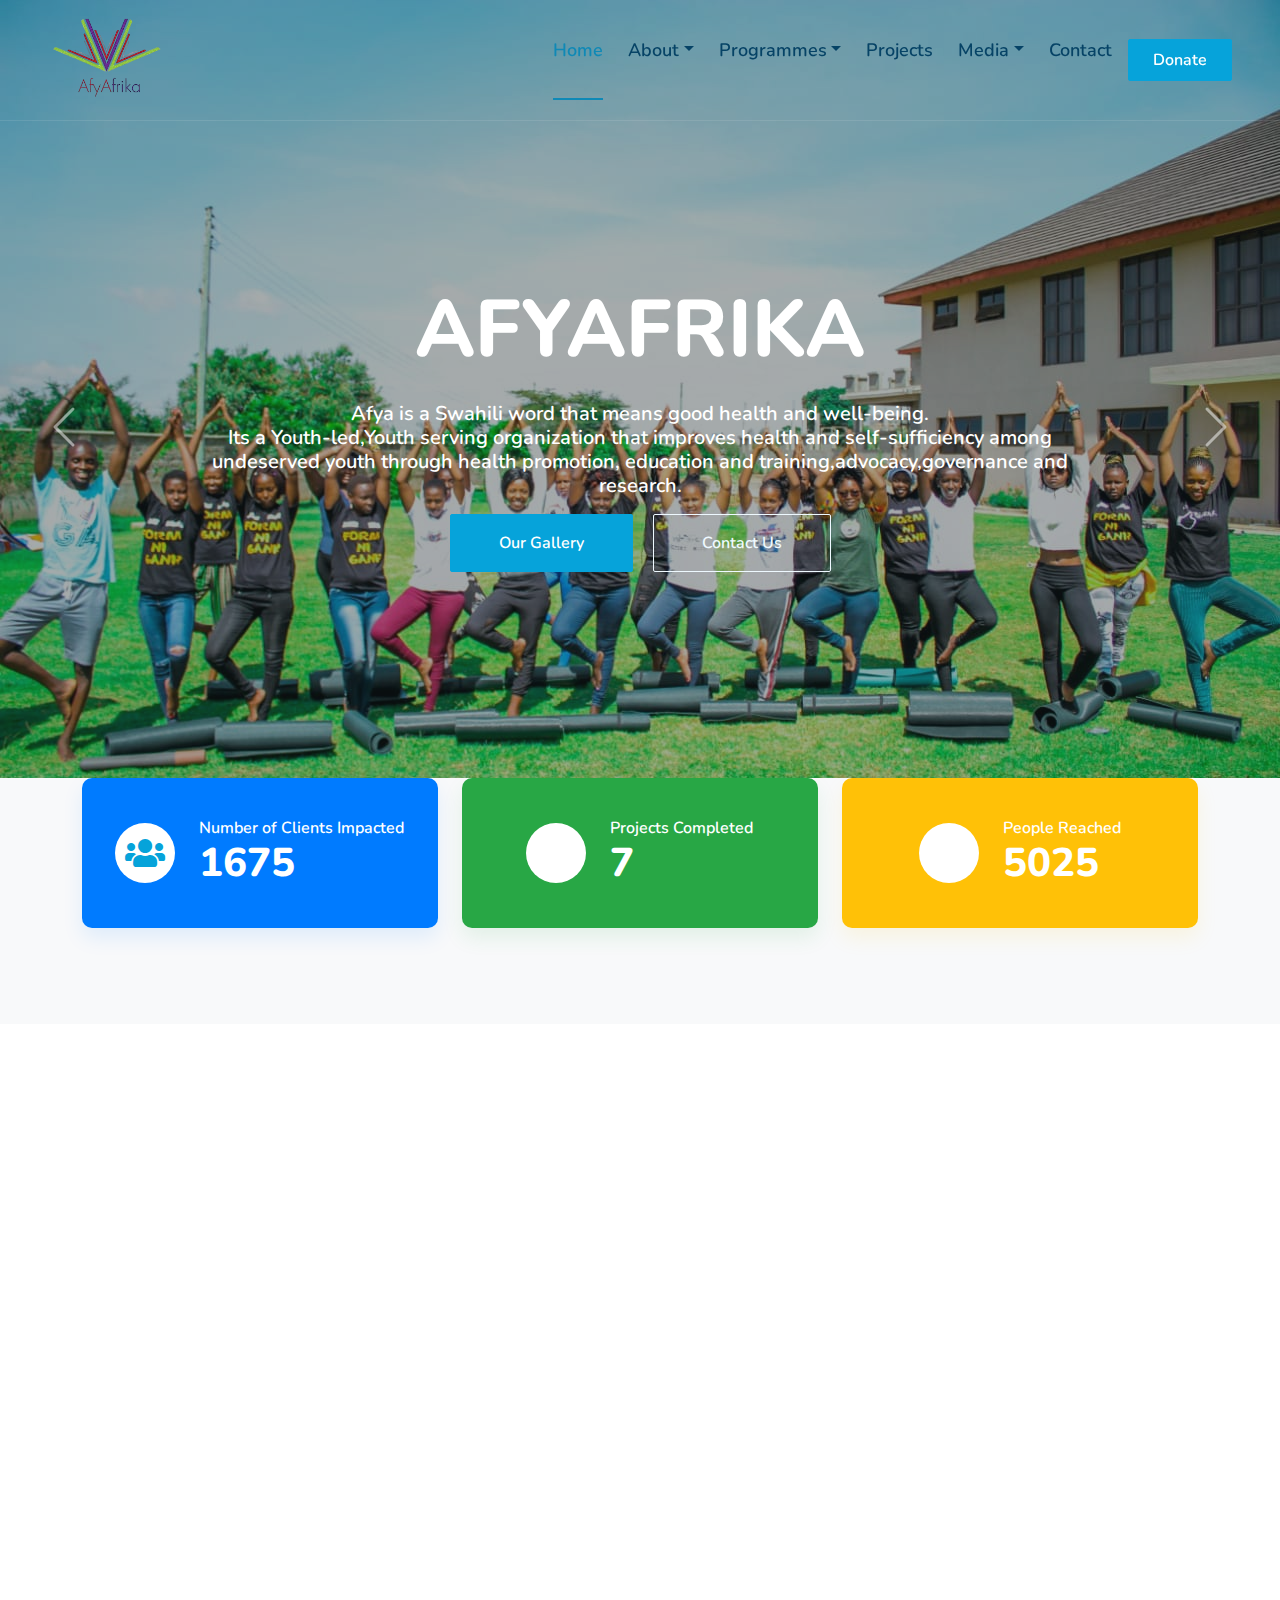
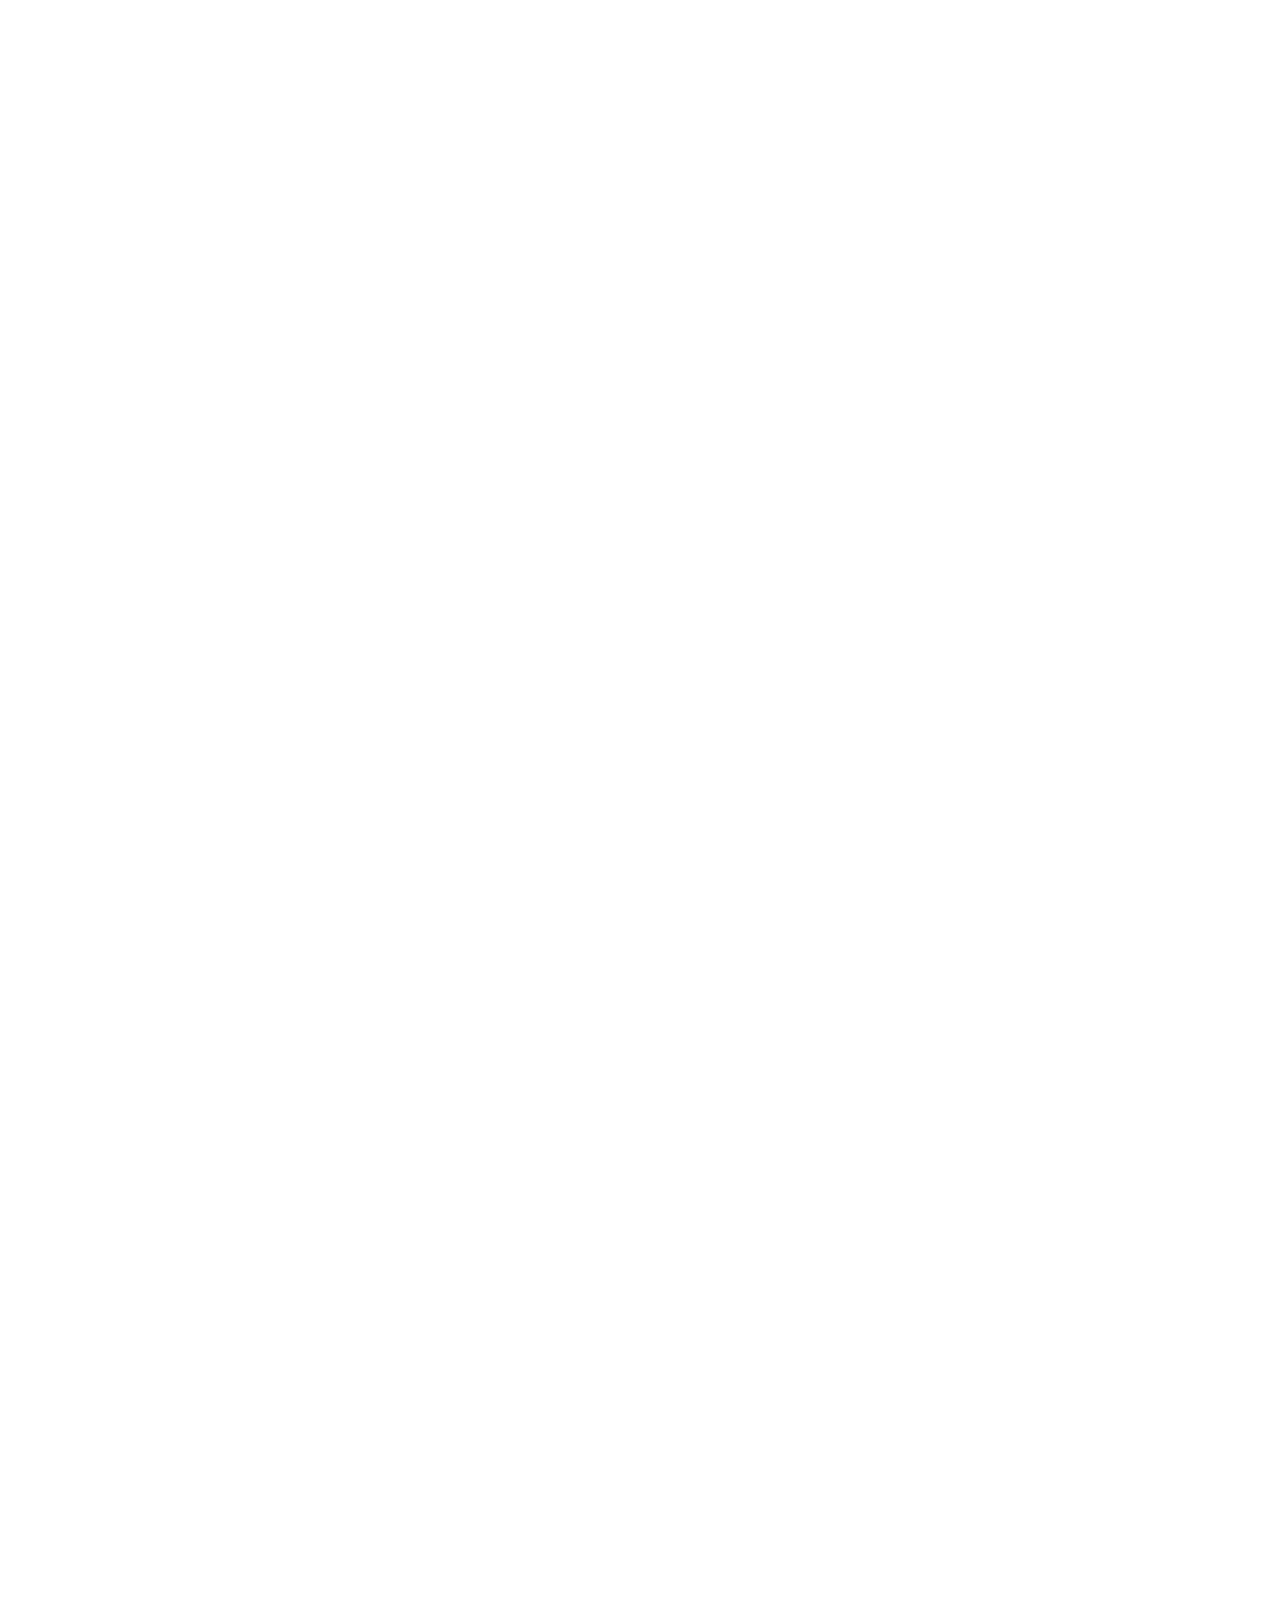
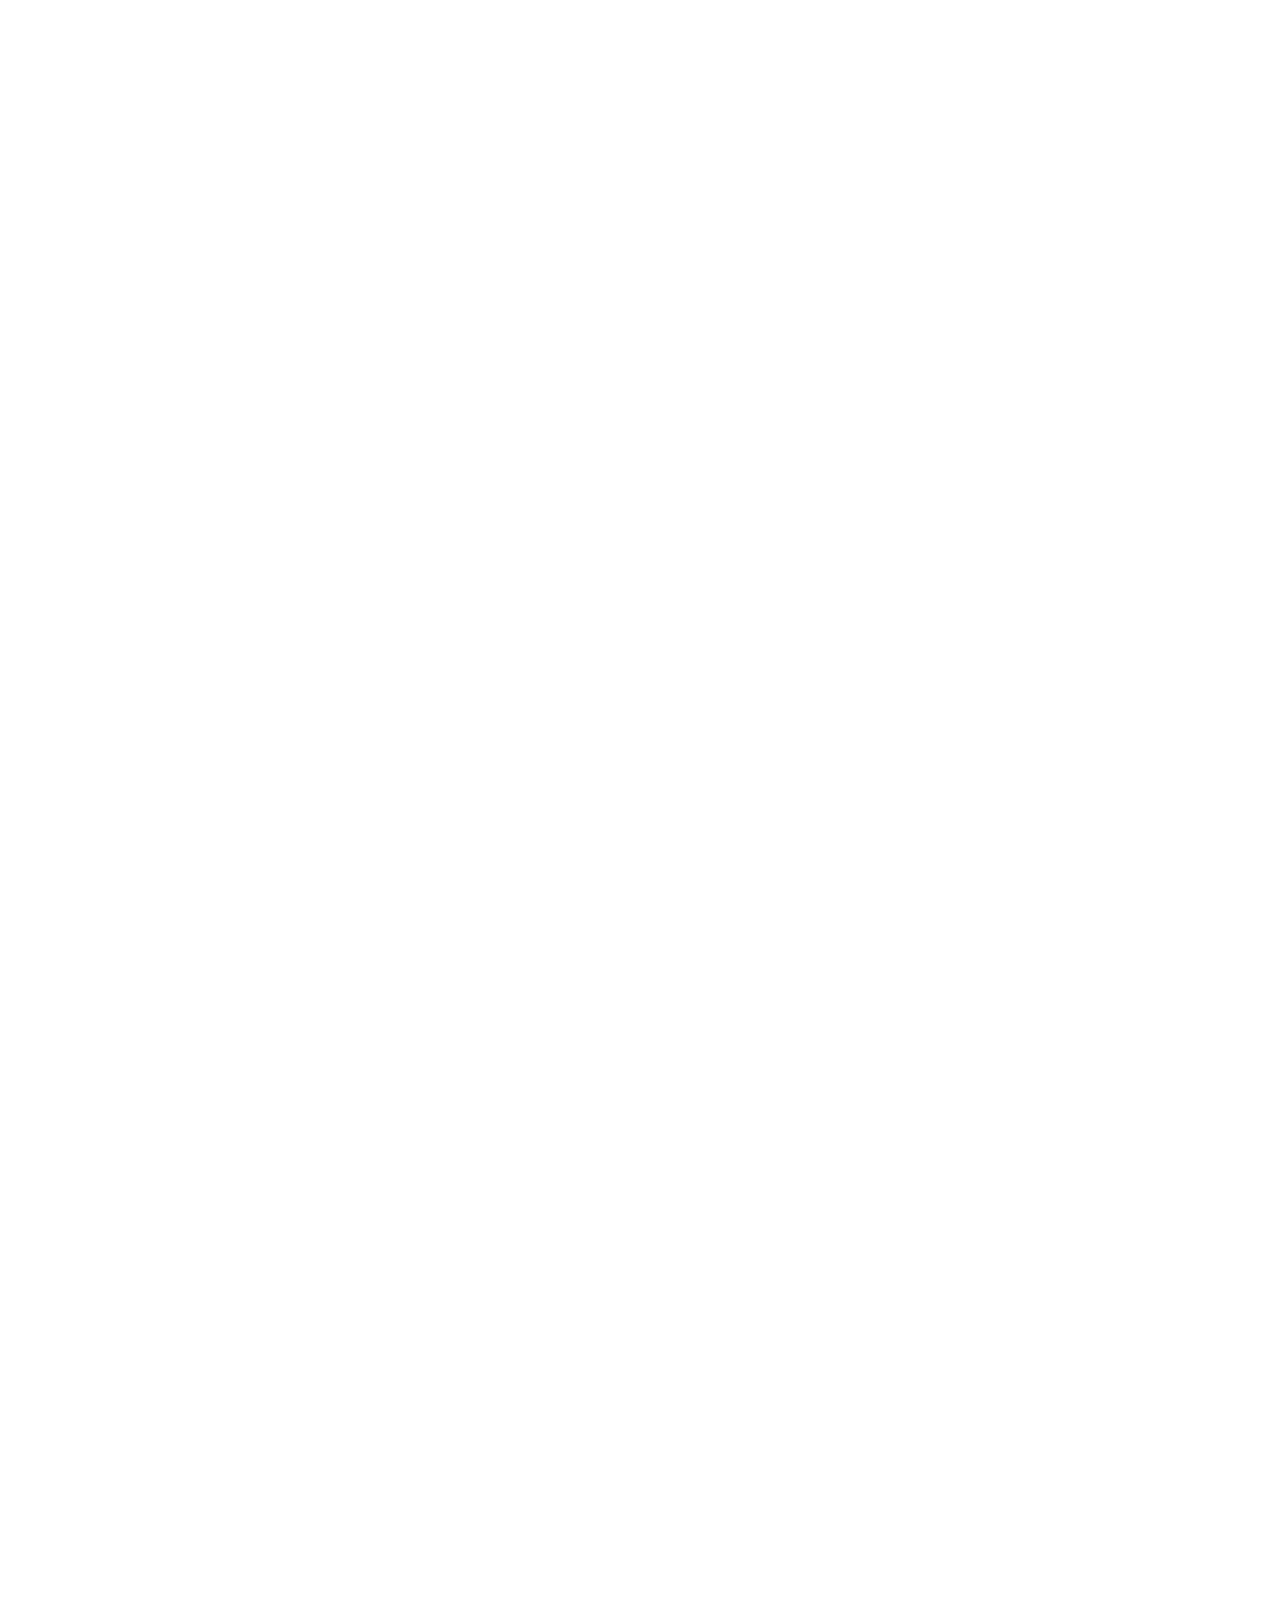
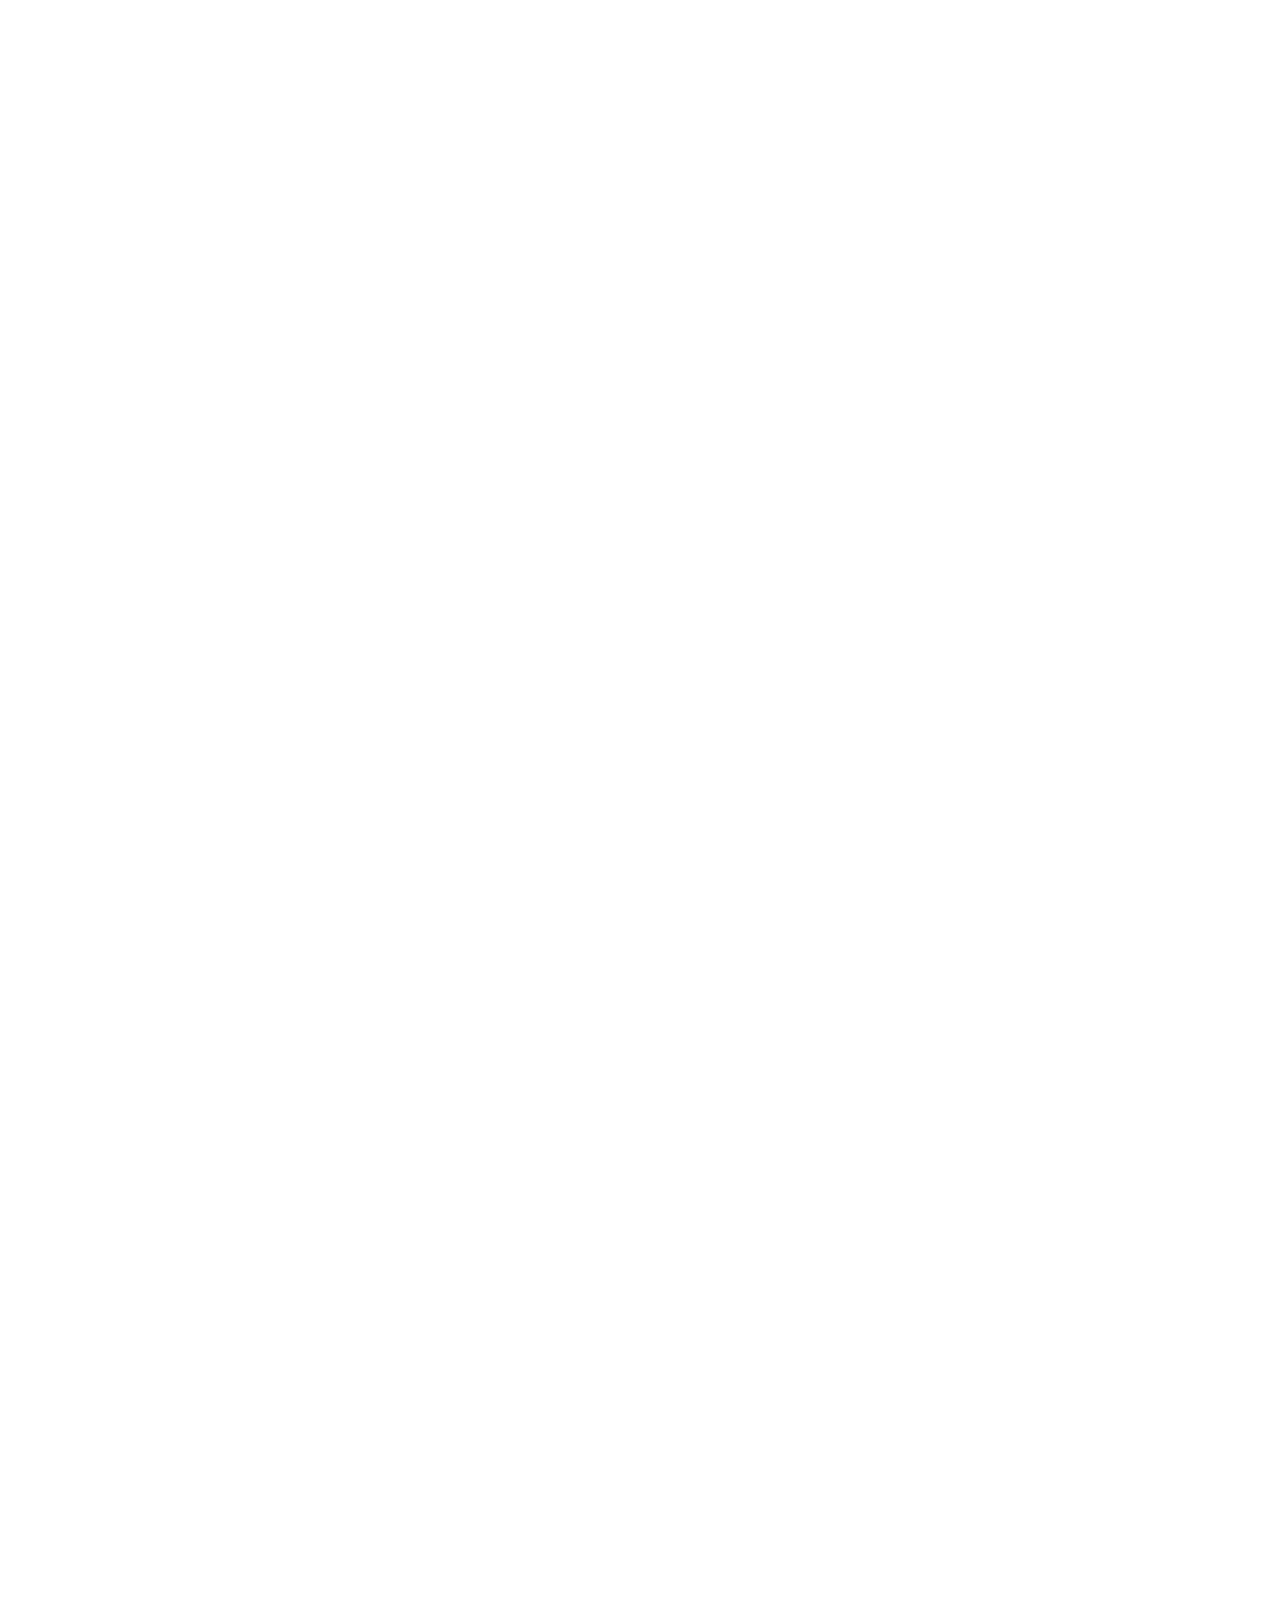
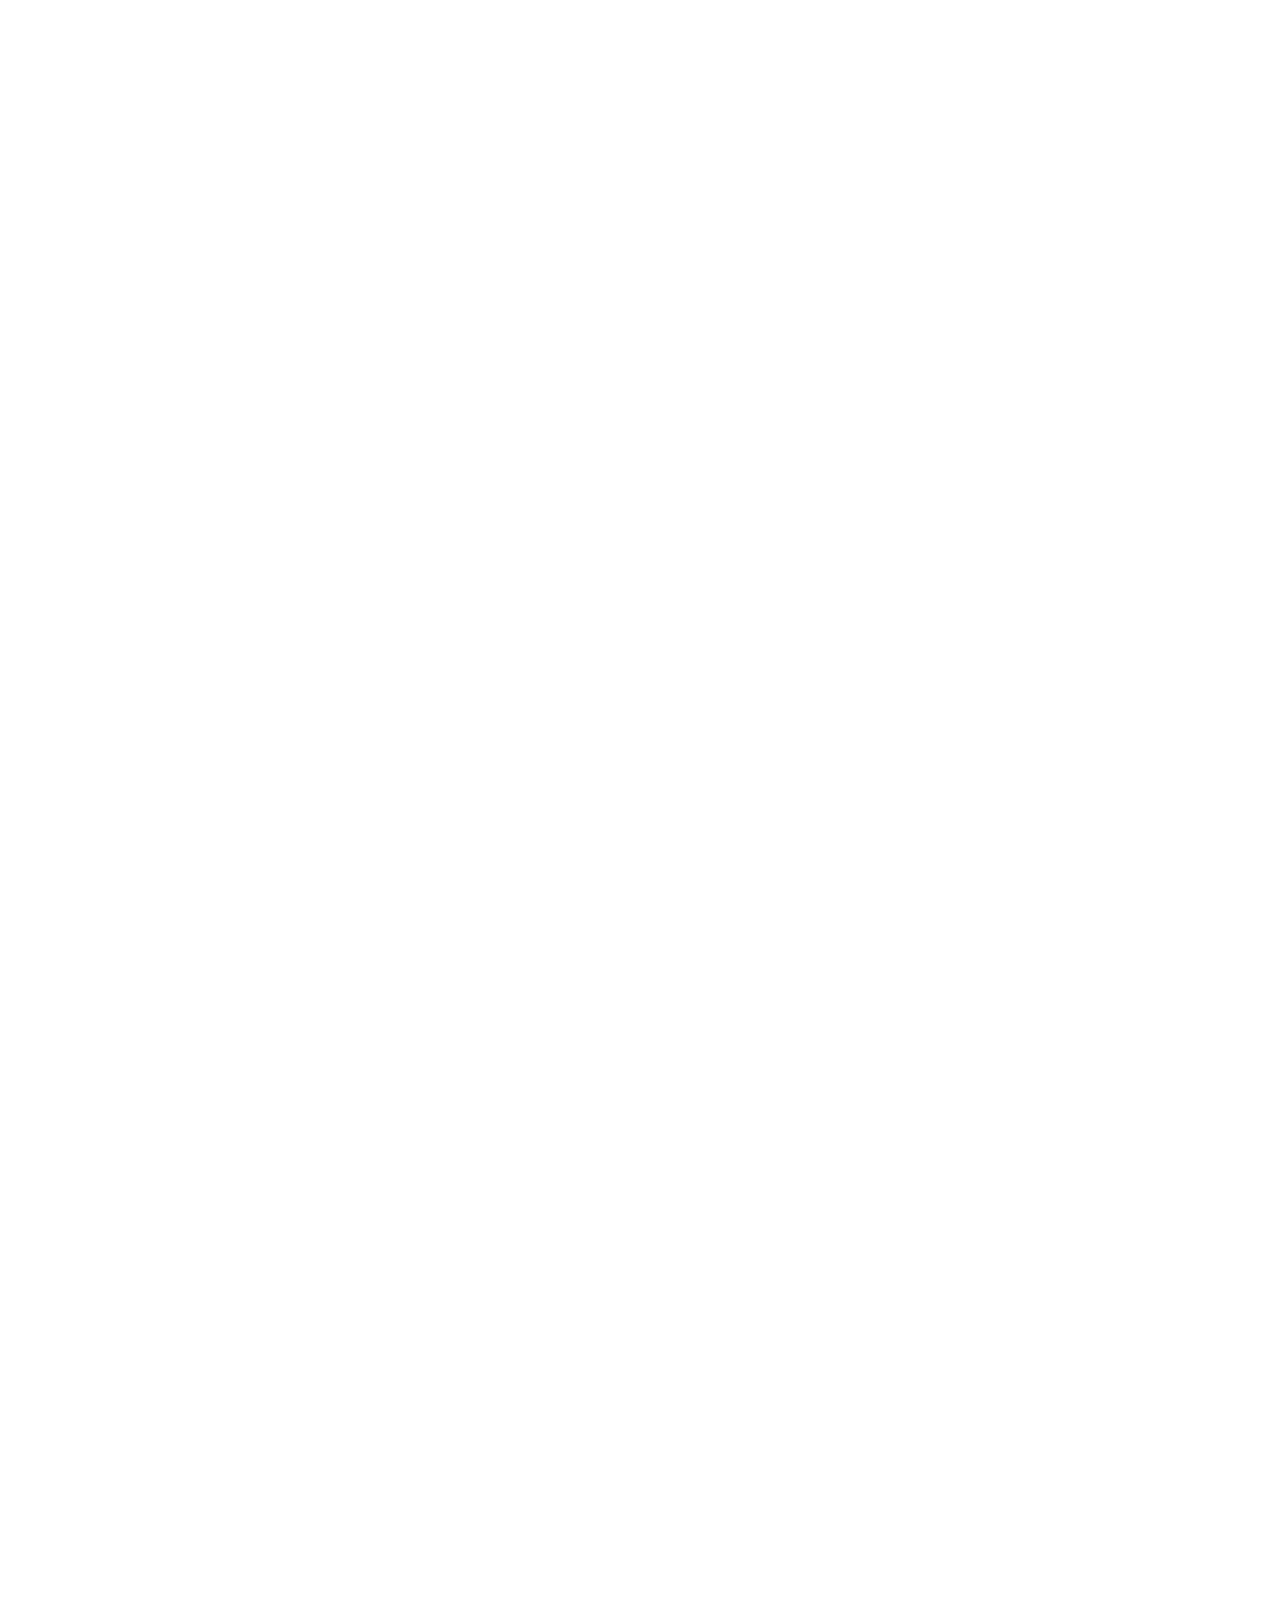
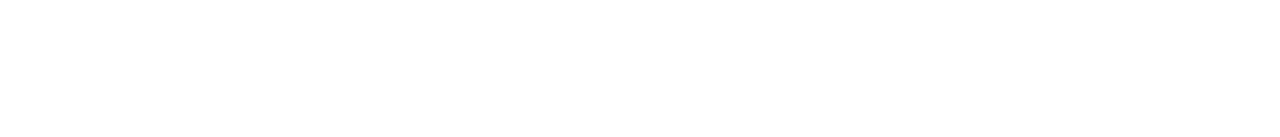
<file: index.html>
<!DOCTYPE html>
<html lang="en">

<head>
    <meta charset="utf-8">
    <title>Afyafrika</title>
    <meta content="width=device-width, initial-scale=1.0" name="viewport">

    <!-- Favicon -->
    <link href="img/favicon.ico" rel="icon">

    <!-- Google Web Fonts -->
    <link rel="preconnect" href="https://fonts.googleapis.com">
    <link rel="preconnect" href="https://fonts.gstatic.com" crossorigin>
    <link
        href="https://fonts.googleapis.com/css2?family=Nunito:wght@400;600;700;800&family=Rubik:wght@400;500;600;700&display=swap"
        rel="stylesheet">

    <!-- Icon Font Stylesheet -->
    <link href="https://cdnjs.cloudflare.com/ajax/libs/font-awesome/5.10.0/css/all.min.css" rel="stylesheet">
    <link href="https://cdn.jsdelivr.net/npm/bootstrap-icons@1.4.1/font/bootstrap-icons.css" rel="stylesheet">

    <!-- Libraries Stylesheet -->
    <link href="lib/owlcarousel/assets/owl.carousel.min.css" rel="stylesheet">
    <link href="lib/animate/animate.min.css" rel="stylesheet">

    <!-- Customized Bootstrap Stylesheet -->
    <link href="css/bootstrap.min.css" rel="stylesheet">

    <!-- Template Stylesheet -->
    <link href="css/style.css" rel="stylesheet">
</head>

<body>
    <!-- Spinner Start -->
    <div id="spinner"
        class="show bg-white position-fixed translate-middle w-100 vh-100 top-50 start-50 d-flex align-items-center justify-content-center">
        <div class="spinner"></div>
    </div>
    <!-- Spinner End -->

    <!-- Navbar Start -->
    <div class="container-fluid position-relative p-0">
        <nav class="navbar navbar-expand-lg navbar-dark px-5 py-3 py-lg-0">
            <a href="index.html" class="navbar-brand p-0">
                <img src="img/logo.png" alt="Startup Logo" style="height: 120px;">
            </a>
            <button class="navbar-toggler" type="button" data-bs-toggle="collapse" data-bs-target="#navbarCollapse">
                <span class="fa fa-bars"></span>
            </button>
            <div class="collapse navbar-collapse" id="navbarCollapse">
                <div class="navbar-nav ms-auto py-0">
                    <a href="index.html" class="nav-item nav-link active">Home</a>
                    <div class="nav-item dropdown">
                        <a href="#" class="nav-link dropdown-toggle" data-bs-toggle="dropdown">About</a>
                        <div class="dropdown-menu m-0">
                            <a href="about.html" class="dropdown-item">Who We Are</a>
                            <a href="team.html" class="dropdown-item">Board of Directors</a>
                            <a href="team.html" class="dropdown-item">Our Team</a>
                            <a href="Donors&Partners.html" class="dropdown-item">Donors & Partners</a>
                            <a href="opportunities.html" class="dropdown-item">Opportunities</a>
                            <a href="history.html" class="dropdown-item">Our History</a>
                        </div>
                    </div>
                    <div class="nav-item dropdown">
                        <a href="#" class="nav-link dropdown-toggle" data-bs-toggle="dropdown">Programmes</a>
                        <div class="dropdown-menu m-0">
                            <a href="End-Violence.html" class="dropdown-item">Ending Violence Against Women & Girls</a>
                            <a href="supporting-women.html" class="dropdown-item">Supporting Women Economic
                                Empowerment</a>
                            <a href="promoting.html" class="dropdown-item">Promoting Participation of Women & Girls</a>
                        </div>
                    </div>
                    <a href="projects.html" class="nav-item nav-link">Projects</a>
                    <div class="nav-item dropdown">
                        <a href="#" class="nav-link dropdown-toggle" data-bs-toggle="dropdown">Media</a>
                        <div class="dropdown-menu m-0">
                            <a href="posts.html" class="dropdown-item">Posts</a>
                            <a href="library.html" class="dropdown-item">Media</a>
                        </div>
                    </div>
                    <a href="contact.html" class="nav-item nav-link">Contact</a>
                </div>
                <a href="donate.html" class="btn btn-primary py-2 px-4 ms-3">Donate</a>


        </nav>

    </div>
    <!-- Navbar End -->

    <div id="header-carousel" class="carousel slide carousel-fade" data-bs-ride="carousel">
        <div class="carousel-inner">
            <div class="carousel-item">
                <img class="w-100" src="img/hero2.jpg" alt="Image">
                <div class="carousel-caption d-flex flex-column align-items-center justify-content-center">
                    <div class="p-3" style="max-width: 900px;">
                        <h1 class="display-1 text-white mb-md-4 animated zoomIn">AFYAFRIKA</h1>
                        <h5 class="text-white text mb-3 animated slideInDown">Afya is a Swahili word that means good
                            health and well-being. <br>Its a Youth-led,Youth serving organization that improves
                            health and self-sufficiency among undeserved youth through health promotion, education
                            and training,advocacy,governance and research.</h5>

                        <a href="library.html" class="btn btn-primary py-md-3 px-md-5 me-3 animated slideInLeft">Our
                            Gallery</a>
                        <a href="contact.html"
                            class="btn btn-outline-light py-md-3 px-md-5 animated slideInRight">Contact Us</a>
                    </div>
                </div>
            </div>
            <div class="carousel-item active">
                <img class="w-100" src="img/Scars.jpg" alt="Image">
                <div class="carousel-caption d-flex flex-column align-items-center justify-content-center">
                    <div class="p-3" style="max-width: 900px;">
                        <h1 class="display-1 text-white mb-md-4 animated zoomIn">AFYAFRIKA</h1>
                        <h5 class="text-white text mb-3 animated slideInDown">Afya is a Swahili word that means good
                            health and well-being. <br>Its a Youth-led,Youth serving organization that improves
                            health and self-sufficiency among undeserved youth through health promotion, education
                            and training,advocacy,governance and research.</h5>
                        <a href="library.html" class="btn btn-primary py-md-3 px-md-5 me-3 animated slideInLeft">Our
                            Gallery</a>
                        <a href="contact.html"
                            class="btn btn-outline-light py-md-3 px-md-5 animated slideInRight">Contact Us</a>
                    </div>
                </div>
            </div>
        </div>
        <button class="carousel-control-prev" type="button" data-bs-target="#header-carousel" data-bs-slide="prev">
            <span class="carousel-control-prev-icon" aria-hidden="true"></span>
            <span class="visually-hidden">Previous</span>
        </button>
        <button class="carousel-control-next" type="button" data-bs-target="#header-carousel" data-bs-slide="next">
            <span class="carousel-control-next-icon" aria-hidden="true"></span>
            <span class="visually-hidden">Next</span>
        </button>
    </div>
    </div>
    <!-- Navbar & Carousel End -->


    <!-- Full Screen Search Start -->
    <div class="modal fade" id="searchModal" tabindex="-1">
        <div class="modal-dialog modal-fullscreen">
            <div class="modal-content" style="background: rgba(9, 30, 62, .7);">
                <div class="modal-header border-0">
                    <button type="button" class="btn bg-white btn-close" data-bs-dismiss="modal"
                        aria-label="Close"></button>
                </div>
                <div class="modal-body d-flex align-items-center justify-content-center">
                    <div class="input-group" style="max-width: 600px;">
                        <input type="text" class="form-control bg-transparent border-primary p-3"
                            placeholder="Type search keyword">
                        <button class="btn btn-primary px-4"><i class="bi bi-search"></i></button>
                    </div>
                </div>
            </div>
        </div>
    </div>
    <!-- Full Screen Search End -->
    <!-- Facts Start -->
    <div class="container-fluid facts py-5 pt-lg-0" style="background-color: #f8f9fa;">
        <div class="container py-5 pt-lg-0">
            <div class="row gx-4">
                <!-- First Fact: Happy Clients -->
                <div class="col-lg-4 wow zoomIn" data-wow-delay="0.1s">
                    <div class="d-flex align-items-center justify-content-center p-4"
                        style="height: 150px; background-color: #007bff; border-radius: 10px; box-shadow: 0 10px 20px rgba(0, 123, 255, 0.1);">
                        <div class="d-flex align-items-center justify-content-center rounded-circle"
                            style="width: 60px; height: 60px; background-color: white;">
                            <i class="fa fa-users text-primary" style="font-size: 2rem;"></i>
                        </div>
                        <div class="ps-4">
                            <h5 class="text-white mb-0" style="font-size: 1rem; font-weight: 600;">Number of Clients
                                Impacted</h5>
                            <h1 class="text-white mb-0" style="font-size: 2.5rem; font-weight: bold;"
                                data-toggle="counter-up">5000</h1>
                        </div>
                    </div>
                </div>
                <!-- Second Fact: Projects Done -->
                <div class="col-lg-4 wow zoomIn" data-wow-delay="0.3s">
                    <div class="d-flex align-items-center justify-content-center p-4"
                        style="height: 150px; background-color: #28a745; border-radius: 10px; box-shadow: 0 10px 20px rgba(40, 167, 69, 0.1);">
                        <div class="d-flex align-items-center justify-content-center rounded-circle"
                            style="width: 60px; height: 60px; background-color: white;">
                            <i class="fa fa-check text-white" style="font-size: 2rem;"></i>
                        </div>
                        <div class="ps-4">
                            <h5 class="text-white mb-0" style="font-size: 1rem; font-weight: 600;">Projects Completed
                            </h5>
                            <h1 class="text-white mb-0" style="font-size: 2.5rem; font-weight: bold;"
                                data-toggle="counter-up">20</h1>
                        </div>
                    </div>
                </div>
                <!-- Third Fact: People Reached -->
                <div class="col-lg-4 wow zoomIn" data-wow-delay="0.5s">
                    <div class="d-flex align-items-center justify-content-center p-4"
                        style="height: 150px; background-color: #ffc107; border-radius: 10px; box-shadow: 0 10px 20px rgba(255, 193, 7, 0.1);">
                        <div class="d-flex align-items-center justify-content-center rounded-circle"
                            style="width: 60px; height: 60px; background-color: white;">
                            <i class="fa fa-users-cog text-white" style="font-size: 2rem;"></i>
                        </div>
                        <div class="ps-4">
                            <h5 class="text-white mb-0" style="font-size: 1rem; font-weight: 600;">People Reached</h5>
                            <h1 class="text-white mb-0" style="font-size: 2.5rem; font-weight: bold;"
                                data-toggle="counter-up">15000</h1>
                        </div>
                    </div>
                </div>
            </div>
        </div>
    </div>
    <!-- Facts End -->


    <!-- About Start -->
    <div class="container-fluid py-5 wow fadeInUp" data-wow-delay="0.1s">
        <div class="container py-5">
            <div class="row g-5">
                <!-- Core Values Section -->
                <div class="col-lg-6">
                    <div class="section-title position-relative pb-3 mb-5" style="border-bottom: 2px solid #007bff;">
                        <h5 class="fw-bold text-primary text-uppercase"
                            style="font-size: 1.25rem; letter-spacing: 2px;">Core Values</h5>
                        <h1 class="mb-0" style="font-size: 2rem; font-weight: bold;">What We Stand For</h1>
                    </div>

                    <div class="row g-3">
                        <div class="col-md-6">
                            <div class="card shadow-sm border-light rounded p-4 text-center"
                                style="background: #f9f9f9; transition: all 0.3s ease;">
                                <i class="fa fa-users fa-3x text-primary mb-3"></i>
                                <h5 class="mb-2 text-primary" style="font-size: 1.1rem;">Girl Rights</h5>
                                <p style="font-size: 0.95rem; color: #555;">We believe in the fundamental rights of
                                    girls to be heard, respected, and empowered to shape their futures.</p>
                            </div>
                        </div>
                        <div class="col-md-6">
                            <div class="card shadow-sm border-light rounded p-4 text-center"
                                style="background: #f9f9f9; transition: all 0.3s ease;">
                                <i class="fa fa-handshake fa-3x text-primary mb-3"></i>
                                <h5 class="mb-2 text-primary" style="font-size: 1.1rem;">Respect</h5>
                                <p style="font-size: 0.95rem; color: #555;">Respect for all individuals, regardless of
                                    gender, age, or background, is the cornerstone of our work.</p>
                            </div>
                        </div>
                        <div class="col-md-6">
                            <div class="card shadow-sm border-light rounded p-4 text-center"
                                style="background: #f9f9f9; transition: all 0.3s ease;">
                                <i class="fa fa-lightbulb fa-3x text-primary mb-3"></i>
                                <h5 class="mb-2 text-primary" style="font-size: 1.1rem;">Innovation</h5>
                                <p style="font-size: 0.95rem; color: #555;">We embrace innovative solutions to drive
                                    meaningful and lasting social change for girls and women.</p>
                            </div>
                        </div>
                        <div class="col-md-6">
                            <div class="card shadow-sm border-light rounded p-4 text-center"
                                style="background: #f9f9f9; transition: all 0.3s ease;">
                                <i class="fa fa-check fa-3x text-primary mb-3"></i>
                                <h5 class="mb-2 text-primary" style="font-size: 1.1rem;">Integrity</h5>
                                <p style="font-size: 0.95rem; color: #555;">Integrity guides us in everything we do,
                                    ensuring transparency and accountability to our communities.</p>
                            </div>
                        </div>
                        <div class="col-md-6">
                            <div class="card shadow-sm border-light rounded p-4 text-center"
                                style="background: #f9f9f9; transition: all 0.3s ease;">
                                <i class="fa fa-users-cog fa-3x text-primary mb-3"></i>
                                <h5 class="mb-2 text-primary" style="font-size: 1.1rem;">Team Work</h5>
                                <p style="font-size: 0.95rem; color: #555;">Collaboration and mutual support are key to
                                    achieving our shared goals and fostering sustainable progress.</p>
                            </div>
                        </div>
                    </div>
                </div>

                <!-- Content Section -->
                <div class="col-lg-6">
                    <div class="section-title position-relative pb-3 mb-5" style="border-bottom: 2px solid #007bff;">
                        <h5 class="fw-bold text-primary text-uppercase"
                            style="font-size: 1.25rem; letter-spacing: 2px;">About Us</h5>
                        <h1 class="mb-0" style="font-size: 2rem; font-weight: bold;">About Afyafrika</h1>
                    </div>
                    <h5 class="fw-bold text-primary text-uppercase" style="font-size: 1.2rem;">OUR VISION</h5>
                    <p class="mb-4" style="font-size: 1rem; color: #555;">
                        Healthy and Empowered girls and women exercise their fundamental human rights and have the
                        opportunity to realize their full potential.
                    </p>
                    <h5 class="fw-bold text-primary text-uppercase" style="font-size: 1.2rem;">OUR MISSION</h5>
                    <p class="mb-4" style="font-size: 1rem; color: #555;">
                        AfyAfrika is a women-led, youth-serving community-based organization aimed at providing a local
                        platform for catalyzing and amplifying the social movement to end Female Genital Mutilation,
                        Child Marriage, and Gender-Based Violence. We support local grassroots organizations and
                        communities to strengthen their social change communications and develop locally-owned
                        strategies, informed by national priorities, to address local contexts and needs.
                    </p>
                    <h5 class="fw-bold text-primary text-uppercase" style="font-size: 1.2rem;">OUR FOCUS</h5>
                    <p class="mb-4" style="font-size: 1rem; color: #555;">
                        Our definition of success is not just about achieving goals but continuously setting and
                        pursuing
                        higher, more difficult goals. We believe success lies in growing and learning while helping
                        others
                        reach their full potential.
                    </p>
                    <div class="d-flex align-items-center mb-4 wow fadeIn" data-wow-delay="0.6s">
                        <div class="bg-primary d-flex align-items-center justify-content-center rounded"
                            style="width: 60px; height: 60px;">
                            <i class="fa fa-phone-alt text-white"></i>
                        </div>
                        <div class="ps-4">
                            <h5 class="mb-2" style="font-size: 1.1rem; font-weight: bold;">Call to ask any question</h5>
                            <h4 class="text-primary mb-0" style="font-size: 1.25rem;">+254727068747</h4>
                        </div>
                    </div>
                    <a href="library.html" class="btn btn-primary py-3 px-5 mt-3 wow zoomIn" data-wow-delay="0.9s"
                        style="font-size: 1rem; border-radius: 30px; text-transform: uppercase; padding: 10px 20px;">Our
                        Library</a>
                </div>
            </div>
        </div>
    </div>
    <!-- About End -->




    <!-- Projects Start -->
    <div class="container-fluid py-5 wow fadeInUp" data-wow-delay="0.1s">
        <div class="container py-5">
            <div class="section-title text-center position-relative pb-3 mb-4 mx-auto" style="max-width: 600px;">
                <h5 class="fw-bold text-primary text-uppercase">Projects</h5>
                <h1 class="mb-0">Projects in Afyafrika</h1>
            </div>
            <div class="owl-carousel testimonial-carousel wow fadeInUp" data-wow-delay="0.6s">
                <div class="testimonial-item bg-light my-4">
                    <div class="d-flex align-items-center border-bottom pt-5 pb-4 px-5">
                        <img class="img-fluid rounded" src="img/Binti wa nguvu.jpg" style="width: 60px; height: 60px;">
                        <div class="ps-4">
                            <h4 class="text-primary mb-1">ALM Funded Project</h4>
                            <small class="text-uppercase">"BINTI WA NGUVU"</small>
                        </div>
                    </div>
                    <div class="pt-4 pb-5 px-5">
                        "BINTI WA NGUVU" supporting Girls and Engaging Men and Boys in the abandonment of FGM.
                        Overall Aim: is to contribute to reduction of the prevalence of FGM/C through engaging girls,
                        women and men in communities in Suswa and the Administrative units.
                    </div>
                </div>
                <div class="testimonial-item bg-light my-4">
                    <div class="d-flex align-items-center border-bottom pt-5 pb-4 px-5">
                        <img class="img-fluid rounded" src="img/scars to stars.jpg" style="width: 60px; height: 60px;">
                        <div class="ps-4">
                            <h4 class="text-primary mb-1">Scars to Stars project</h4>
                            <small class="text-uppercase">SCARS TO SCARS</small>
                        </div>
                    </div>
                    <div class="pt-4 pb-5 px-5">
                        Is a youth-led, grassroots-led, survivor-centered project aimed at promoting emotional wellbeing
                        and breaking down stigma associated with FGM , by building and testing a package of support
                        for survivors and activists and creating portraiture exhibitions to catalyse social change in
                        Narok, Kenya.
                        Afyafrika will conduct an implementation research activity to strengthen mental health and
                        (Funded by USAID-Youth Excel).
                    </div>
                </div>
                <div class="testimonial-item bg-light my-4">
                    <div class="d-flex align-items-center border-bottom pt-5 pb-4 px-5">
                        <img class="img-fluid rounded" src="img/girlvanice.jpg" style="width: 60px; height: 60px;">
                        <div class="ps-4">
                            <h4 class="text-primary mb-1">The GIRLVANIZE Project</h4>
                            <small class="text-uppercase">The GIRLVANIZE</small>
                        </div>
                    </div>
                    <div class="pt-4 pb-5 px-5">
                        The GIRLVANIZE project: Accelerating change towards Zero Tolerance to Female Genital
                        Mutilation/Cutting in Suswa, Narok County, Kenya.
                        Policy, Social Norms, Aplify, Learn and Share, Integration of FGM Into Covid-19 Response and
                        Plan.
                    </div>
                </div>
                <div class="testimonial-item bg-light my-4">
                    <div class="d-flex align-items-center border-bottom pt-5 pb-4 px-5">
                        <img class="img-fluid rounded" src="img/lets dialogue.jpg" style="width: 60px; height: 60px;">
                        <div class="ps-4">
                            <h4 class="text-primary mb-1">Let's Dialogue Project</h4>
                            <small class="text-uppercase">Let's Dialogue</small>
                        </div>
                    </div>
                    <div class="pt-4 pb-5 px-5">
                        Youth Leadership for Social Change to End-FGM. (Grant from Creaw-Kenya).
                    </div>
                </div>
                <div class="testimonial-item bg-light my-4">
                    <div class="d-flex align-items-center border-bottom pt-5 pb-4 px-5">
                        <img class="img-fluid rounded" src="img/gallery_3.jpg" style="width: 60px; height: 60px;">
                        <div class="ps-4">
                            <h4 class="text-primary mb-1">Mulika Fgm Project</h4>
                            <small class="text-uppercase">MULIKA FGM</small>
                        </div>
                    </div>
                    <div class="pt-4 pb-5 px-5">
                        (Grants From UNFPA/WORLD VISION).
                        Girl's Mentorship Program.
                        Community Dialogue on ending violence against children.
                        Commemoration of 4 UN International Days.
                    </div>
                </div>
                <div class="testimonial-item bg-light my-4">
                    <div class="d-flex align-items-center border-bottom pt-5 pb-4 px-5">
                        <img class="img-fluid rounded" src="img/binti wa power.jpg" style="width: 60px; height: 60px;">
                        <div class="ps-4">
                            <h4 class="text-primary mb-1">Binti Wa Pawa Project</h4>
                            <small class="text-uppercase">BINTI WA PAWA</small>
                        </div>
                    </div>
                    <div class="pt-4 pb-5 px-5">
                        (Grants From UNFPA/WORLD VISION).
                        Girl's Mentorship Program.
                        Community Dialogue on ending violence against children.
                        Commemoration of 4 UN International Days.
                    </div>
                </div>
                <div class="testimonial-item bg-light my-4">
                    <div class="d-flex align-items-center border-bottom pt-5 pb-4 px-5">
                        <img class="img-fluid rounded" src="img/linda msichana.jpg" style="width: 60px; height: 60px;">
                        <div class="ps-4">
                            <h4 class="text-primary mb-1">Linda Msichana Project</h4>
                            <small class="text-uppercase">LINDA MSICHANA</small>
                        </div>
                    </div>
                    <div class="pt-4 pb-5 px-5">
                        (Grants From UNFPA/WORLD VISION).
                        Girl's Mentorship Program.
                        Community Dialogue on ending violence against children.
                        Commemoration of 4 UN International Days.
                    </div>
                </div>
            </div>
        </div>

    </div>
    </div>
    <!-- Projects End -->

    <!-- Team Start -->
    <div class="container-fluid py-5 wow fadeInUp" data-wow-delay="0.1s">
        <div class="container py-5">
            <div class="section-title text-center position-relative pb-3 mb-5 mx-auto" style="max-width: 600px;">
                <h5 class="fw-bold text-primary text-uppercase">Team Members</h5>
                <h1 class="mb-0">Professional Staff</h1>
            </div>
            <div class="row g-5">
                <div class="col-lg-4 wow slideInUp" data-wow-delay="0.3s">
                    <div class="team-item bg-light rounded overflow-hidden">
                        <div class="team-img position-relative overflow-hidden">
                            <img class="img-fluid w-100" src="img/Catherine.jpg" alt="">
                            <div class="team-social">
                                <a class="btn btn-lg btn-primary btn-lg-square rounded" href=""><i
                                        class="fab fa-twitter fw-normal"></i></a>
                                <a class="btn btn-lg btn-primary btn-lg-square rounded" href=""><i
                                        class="fab fa-facebook-f fw-normal"></i></a>
                                <a class="btn btn-lg btn-primary btn-lg-square rounded" href=""><i
                                        class="fab fa-instagram fw-normal"></i></a>
                                <a class="btn btn-lg btn-primary btn-lg-square rounded" href=""><i
                                        class="fab fa-linkedin-in fw-normal"></i></a>
                            </div>
                        </div>
                        <div class="text-center py-4">
                            <h4 class="text-primary">Catherine Mootian</h4>
                            <p class="text-uppercase m-0">Director, Afyafrika</p>
                        </div>
                    </div>
                </div>
                <div class="col-lg-4 wow slideInUp" data-wow-delay="0.6s">
                    <div class="team-item bg-light rounded overflow-hidden">
                        <div class="team-img position-relative overflow-hidden">
                            <img class="img-fluid w-100" src="img/Elizabeth.jpg" alt="">
                            <div class="team-social">
                                <a class="btn btn-lg btn-primary btn-lg-square rounded" href=""><i
                                        class="fab fa-twitter fw-normal"></i></a>
                                <a class="btn btn-lg btn-primary btn-lg-square rounded" href=""><i
                                        class="fab fa-facebook-f fw-normal"></i></a>
                                <a class="btn btn-lg btn-primary btn-lg-square rounded" href=""><i
                                        class="fab fa-instagram fw-normal"></i></a>
                                <a class="btn btn-lg btn-primary btn-lg-square rounded" href=""><i
                                        class="fab fa-linkedin-in fw-normal"></i></a>
                            </div>
                        </div>
                        <div class="text-center py-4">
                            <h4 class="text-primary">Elizabeth Chepkemoi</h4>
                            <p class="text-uppercase m-0">Communication Officer, Afyafrika</p>
                        </div>
                    </div>
                </div>
                <div class="col-lg-4 wow slideInUp" data-wow-delay="0.3s">
                    <div class="team-item bg-light rounded overflow-hidden">
                        <div class="team-img position-relative overflow-hidden">
                            <img class="img-fluid w-100" src="img/Janet.jpg" alt="">
                            <div class="team-social">
                                <a class="btn btn-lg btn-primary btn-lg-square rounded" href=""><i
                                        class="fab fa-twitter fw-normal"></i></a>
                                <a class="btn btn-lg btn-primary btn-lg-square rounded" href=""><i
                                        class="fab fa-facebook-f fw-normal"></i></a>
                                <a class="btn btn-lg btn-primary btn-lg-square rounded" href=""><i
                                        class="fab fa-instagram fw-normal"></i></a>
                                <a class="btn btn-lg btn-primary btn-lg-square rounded" href=""><i
                                        class="fab fa-linkedin-in fw-normal"></i></a>
                            </div>
                        </div>
                        <div class="text-center py-4">
                            <h4 class="text-primary">Janet Mwende</h4>
                            <p class="text-uppercase m-0">Programs Officer, Afyafrika</p>
                        </div>
                    </div>
                </div>

                <div class="col-lg-4 wow slideInUp" data-wow-delay="0.3s">
                    <div class="team-item bg-light rounded overflow-hidden">
                        <div class="team-img position-relative overflow-hidden">
                            <img class="img-fluid w-100" src="img/team-4.png" alt="">
                            <div class="team-social">
                                <a class="btn btn-lg btn-primary btn-lg-square rounded" href=""><i
                                        class="fab fa-twitter fw-normal"></i></a>
                                <a class="btn btn-lg btn-primary btn-lg-square rounded" href=""><i
                                        class="fab fa-facebook-f fw-normal"></i></a>
                                <a class="btn btn-lg btn-primary btn-lg-square rounded" href=""><i
                                        class="fab fa-instagram fw-normal"></i></a>
                                <a class="btn btn-lg btn-primary btn-lg-square rounded" href=""><i
                                        class="fab fa-linkedin-in fw-normal"></i></a>
                            </div>
                        </div>
                        <div class="text-center py-4">
                            <h4 class="text-primary">Isa Ndegwa</h4>
                            <p class="text-uppercase m-0">Communication Manager, Afyafrika</p>
                        </div>
                    </div>
                </div>

                <div class="col-lg-4 wow slideInUp" data-wow-delay="0.9s">
                    <div class="team-item bg-light rounded overflow-hidden">
                        <div class="team-img position-relative overflow-hidden">
                            <img class="img-fluid w-100" src="img/Evelene.jpg" alt="">
                            <div class="team-social">
                                <a class="btn btn-lg btn-primary btn-lg-square rounded" href=""><i
                                        class="fab fa-twitter fw-normal"></i></a>
                                <a class="btn btn-lg btn-primary btn-lg-square rounded" href=""><i
                                        class="fab fa-facebook-f fw-normal"></i></a>
                                <a class="btn btn-lg btn-primary btn-lg-square rounded" href=""><i
                                        class="fab fa-instagram fw-normal"></i></a>
                                <a class="btn btn-lg btn-primary btn-lg-square rounded" href=""><i
                                        class="fab fa-linkedin-in fw-normal"></i></a>
                            </div>
                        </div>
                        <div class="text-center py-4">
                            <h4 class="text-primary">Evelyne Karoro</h4>
                            <p class="text-uppercase m-0">Finance Manager, AFyafrika</p>
                        </div>
                    </div>
                </div>

            </div>
        </div>
    </div>
    </div>
    <!-- Team End -->

    <!-- Posts Start -->
    <div class="container-fluid py-5 wow fadeInUp" data-wow-delay="0.1s">
        <div class="container py-5">
            <div class="section-title text-center position-relative pb-3 mb-5 mx-auto" style="max-width: 600px;">
                <h1 class="mb-0">Posts</h1>
            </div>
            <div class="container py-5">
                <div class="row g-5">
                    <!-- Blog list Start -->
                    <div class="col-lg-8">
                        <div class="row g-5">
                            <div class="col-md-6 wow slideInUp" data-wow-delay="0.1s">
                                <div class="blog-item bg-light rounded overflow-hidden">
                                    <div class="blog-img position-relative overflow-hidden">
                                        <img class="img-fluid" src="img/blog-1.jpg" alt="">
                                        <a class="position-absolute top-0 start-0 bg-primary text-white rounded-end mt-5 py-2 px-4"
                                            href="">End FGM School Tournament</a>
                                    </div>
                                    <div class="p-4">
                                        <h4 class="mb-3">End FGM School Tournament</h4>
                                        <p>EndFGM School Tournament was a win-win for both teams and the fight against
                                            FGM/C. Together we are scoring goals for a safer future. #SportsOutReach
                                            #EndFGM #BintiWaNguvu</p>
                                    </div>
                                </div>
                            </div>
                            <div class="col-md-6 wow slideInUp" data-wow-delay="0.6s">
                                <div class="blog-item bg-light rounded overflow-hidden">
                                    <div class="blog-img position-relative overflow-hidden">
                                        <img class="img-fluid" src="img/blog-2.jpg" alt="">
                                        <a class="position-absolute top-0 start-0 bg-primary text-white rounded-end mt-5 py-2 px-4"
                                            href="">Emotional Well-Being Training</a>
                                    </div>
                                    <div class="p-4">
                                        <h4 class="mb-3">Emotional Well-Being Training</h4>
                                        <p>Emotional well-being through Yoga ,enhances wellness of mind and body. A safe
                                            environment opens up a free space for women and girls to share experiences
                                            and highlight their strengths. #mentalwellness #endfgm</p>
                                    </div>
                                </div>
                            </div>
                            <div class="col-md-6 wow slideInUp" data-wow-delay="0.1s">
                                <div class="blog-item bg-light rounded overflow-hidden">
                                    <div class="blog-img position-relative overflow-hidden">
                                        <img class="img-fluid" src="img/blog-4.jpg" alt="">
                                        <a class="position-absolute top-0 start-0 bg-primary text-white rounded-end mt-5 py-2 px-4"
                                            href="">Narok County policy for the eradication of Female Genital
                                            Mutilation</a>
                                    </div>
                                    <div class="p-4">
                                        <h4 class="mb-3">Narok County policy for the eradication of Female Genital
                                            Mutilation</h4>
                                        <p>It's a success and by everyday fight it Will stop.End FGM and save the
                                            http://girls.Secure them from the terrain of unwanted believe.Narok County
                                            policy for the eradication of Female Genital Mutilation.
                                            #endfgm</p>
                                    </div>
                                </div>
                            </div>
                            <div class="col-md-6 wow slideInUp" data-wow-delay="0.6s">
                                <div class="blog-item bg-light rounded overflow-hidden">
                                    <div class="blog-img position-relative overflow-hidden">
                                        <img class="img-fluid" src="img/blog-3.jpg" alt="">
                                        <a class="position-absolute top-0 start-0 bg-primary text-white rounded-end mt-5 py-2 px-4"
                                            href="">Form Ni Gani</a>
                                    </div>
                                    <div class="p-4">
                                        <h4 class="mb-3">Form Ni Gani</h4>
                                        <p>Not until we are lost do we begin to understand ourselves.Just because no one
                                            else can heal or do your inner work for you doesn’t mean you can, should, or
                                            need to do it alone.
                                            #mentalhealth</p>
                                    </div>
                                </div>
                            </div>
                            <div class="col-12 wow slideInUp" data-wow-delay="0.1s">
                                <nav aria-label="Page navigation">
                                    <ul class="pagination pagination-lg m-0">
                                        <li class="page-item disabled">
                                            <a class="page-link rounded-0" href="#" aria-label="Previous">
                                                <span aria-hidden="true"><i class="bi bi-arrow-left"></i></span>
                                            </a>
                                        </li>
                                        <li class="page-item">
                                            <a class="page-link rounded-0" href="#" aria-label="Next">
                                                <span aria-hidden="true"><i class="bi bi-arrow-right"></i></span>
                                            </a>
                                        </li>
                                    </ul>
                                </nav>
                            </div>
                        </div>
                    </div>
                    <!-- Blog list End -->

                    <!-- Sidebar Start -->
                    <div class="col-lg-4">
                        <!-- Search Form Start -->
                        <div class="mb-5 wow slideInUp" data-wow-delay="0.1s">
                            <div class="input-group">
                                <input type="text" class="form-control p-3" placeholder="Keyword">
                                <button class="btn btn-primary px-4"><i class="bi bi-search"></i></button>
                            </div>
                        </div>
                        <!-- Search Form End -->

                        <!-- Category Start -->
                        <div class="mb-5 wow slideInUp" data-wow-delay="0.1s">
                            <div class="section-title section-title-sm position-relative pb-3 mb-4">
                                <h3 class="mb-0">Categories</h3>
                            </div>
                            <div class="link-animated d-flex flex-column justify-content-start">
                                <a class="h5 fw-semi-bold bg-light rounded py-2 px-3 mb-2" href="#"><i
                                        class="bi bi-arrow-right me-2"></i>END FGM</a>
                                <a class="h5 fw-semi-bold bg-light rounded py-2 px-3 mb-2" href="#"><i
                                        class="bi bi-arrow-right me-2"></i>FORM NI GANI</a>
                                <a class="h5 fw-semi-bold bg-light rounded py-2 px-3 mb-2" href="#"><i
                                        class="bi bi-arrow-right me-2"></i>SCARS TO STARS</a>
                                <a class="h5 fw-semi-bold bg-light rounded py-2 px-3 mb-2" href="#"><i
                                        class="bi bi-arrow-right me-2"></i>EDUCATE THE GIRL CHILD</a>
                                <a class="h5 fw-semi-bold bg-light rounded py-2 px-3 mb-2" href="#"><i
                                        class="bi bi-arrow-right me-2"></i>DAY OF THE GIRL CHILD</a>
                            </div>
                        </div>
                        <!-- Category End -->

                        <!-- Recent Post Start -->
                        <div class="mb-5 wow slideInUp" data-wow-delay="0.1s">
                            <div class="section-title section-title-sm position-relative pb-3 mb-4">
                                <h3 class="mb-0">Recent Post</h3>
                            </div>
                            <div class="d-flex rounded overflow-hidden mb-3">
                                <img class="img-fluid" src="img/blog-1.jpg"
                                    style="width: 100px; height: 100px; object-fit: cover;" alt="">
                                <a href="" class="h5 fw-semi-bold d-flex align-items-center bg-light px-3 mb-0">EndFGM
                                    School Tournament. Together we are scoring goals for a safer future.
                                </a>
                            </div>
                            <div class="d-flex rounded overflow-hidden mb-3">
                                <img class="img-fluid" src="img/blog-2.jpg"
                                    style="width: 100px; height: 100px; object-fit: cover;" alt="">
                                <a href=""
                                    class="h5 fw-semi-bold d-flex align-items-center bg-light px-3 mb-0">Emotional
                                    well-being through Yoga #mentalwellness #endfgm
                                </a>
                            </div>
                            <div class="d-flex rounded overflow-hidden mb-3">
                                <img class="img-fluid" src="img/blog-4.jpg"
                                    style="width: 100px; height: 100px; object-fit: cover;" alt="">
                                <a href="" class="h5 fw-semi-bold d-flex align-items-center bg-light px-3 mb-0">Narok
                                    County policy for the eradication of Female Genital Mutilation
                                </a>
                            </div>
                            <div class="d-flex rounded overflow-hidden mb-3">
                                <img class="img-fluid" src="img/blog-3.jpg"
                                    style="width: 100px; height: 100px; object-fit: cover;" alt="">
                                <a href="" class="h5 fw-semi-bold d-flex align-items-center bg-light px-3 mb-0">Form Ni
                                    Gani
                                </a>
                            </div>
                        </div>
                        <!-- Recent Post End -->
                    </div>
                    <!-- Sidebar End -->
                </div>
            </div>
        </div>
        <!-- Posts End -->
        <!-- Organization Gallery -->
        <div class="container py-5">
            <div class="section-title text-center position-relative pb-3 mb-5">
                <h5 class="fw-bold text-primary text-uppercase">Our Gallery</h5>
                <h1 class="mb-0">Explore Our Organization Moments</h1>
            </div>
            <div class="row g-4">
                <!-- Example Image -->
                <div class="col-lg-4 col-md-6">
                    <div class="position-relative overflow-hidden">
                        <img class="img-fluid w-100" src="img/gallery_1.jpg" alt="Gallery Image">
                    </div>
                </div>
                <div class="col-lg-4 col-md-6">
                    <div class="position-relative overflow-hidden">
                        <img class="img-fluid w-100" src="img/gallery_2.jpg" alt="Gallery Image">
                    </div>
                </div>
                <div class="col-lg-4 col-md-6">
                    <div class="position-relative overflow-hidden">
                        <img class="img-fluid w-100" src="img/gallery_3.jpg" alt="Gallery Image">
                    </div>
                </div>
                <div class="col-lg-4 col-md-6">
                    <div class="position-relative overflow-hidden">
                        <img class="img-fluid w-100" src="img/gallery_4.jpg" alt="Gallery Image">
                    </div>
                </div>
                <div class="col-lg-4 col-md-6">
                    <div class="position-relative overflow-hidden">
                        <img class="img-fluid w-100" src="img/gallery_5.jpg" alt="Gallery Image">
                    </div>
                </div>
                <div class="col-lg-4 col-md-6">
                    <div class="position-relative overflow-hidden">
                        <img class="img-fluid w-100" src="img/gallery_6.jpg" alt="Gallery Image">
                    </div>
                </div>
                <div class="col-lg-4 col-md-6">
                    <div class="position-relative overflow-hidden">
                        <img class="img-fluid w-100" src="img/gallery_7.jpg" alt="Gallery Image">
                    </div>
                </div>
                <div class="col-lg-4 col-md-6">
                    <div class="position-relative overflow-hidden">
                        <img class="img-fluid w-100" src="img/gallery_8.jpg" alt="Gallery Image">
                    </div>
                </div>
                <div class="col-lg-4 col-md-6">
                    <div class="position-relative overflow-hidden">
                        <img class="img-fluid w-100" src="img/gallery_9.jpg" alt="Gallery Image">
                    </div>
                </div>
                <div class="col-lg-4 col-md-6">
                    <div class="position-relative overflow-hidden">
                        <img class="img-fluid w-100" src="img/gallery_10.jpg" alt="Gallery Image">
                    </div>
                </div>
            </div>
        </div>

        <!-- PDF Documents Section -->
        <div class="container py-5">
            <div class="section-title text-center position-relative pb-3 mb-5">
                <h5 class="fw-bold text-primary text-uppercase">Documents</h5>
                <h1 class="mb-0">Download Our Resources</h1>
            </div>
            <div class="row">
                <div class="col-lg-6">
                    <ul class="list-group">
                        <li class="list-group-item">
                            <i class="fa fa-file-pdf text-primary me-2"></i>
                            <a href="https://heyzine.com/flip-book/ebf049636e.html" target="_blank">Afyafrika 2024
                                NewsLetter</a>
                        </li>
                    </ul>
                </div>
                <div class="col-lg-6">
                    <ul class="list-group">
                        <li class="list-group-item">
                            <i class="fa fa-file-pdf text-primary me-2"></i>
                            <a href="documents/Survivors photobook .pdf" target="_blank">Survivors Photobook</a>
                        </li>
                    </ul>
                </div>
            </div>
        </div>



        <!-- Footer Start -->
        <div class="container-fluid bg-dark text-light mt-5 wow fadeInUp" data-wow-delay="0.1s">
            <div class="container">
                <div class="row gx-5">
                    <div class="col-lg-4 col-md-6 footer-about">
                        <div
                            class="d-flex flex-column align-items-center justify-content-center text-center h-90 bg-primary p-4">
                            <a href="index.html" class="navbar-brand">
                                <img src="img/logo.png" alt="Startup Logo" style="height: 90px;">
                            </a>
                            <p class="mt-3 mb-4">AfyAfrika</p>
                            <form action="">
                                <div class="input-group">
                                    <input type="text" class="form-control border-white p-3" placeholder="Your Email">
                                    <button class="btn btn-dark">Sign Up</button>
                                </div>
                            </form>
                        </div>
                    </div>
                    <div class="col-lg-8 col-md-6">
                        <div class="row gx-5">
                            <div class="col-lg-4 col-md-12 pt-5 mb-5">
                                <div class="section-title section-title-sm position-relative pb-3 mb-4">
                                    <h3 class="text-light mb-0">Get In Touch</h3>
                                </div>
                                <div class="d-flex mb-2">
                                    <i class="bi bi-geo-alt text-primary me-2"></i>
                                    <p class="mb-0">Agricultural Finance Corporation Building<br /> P.O Box 73-20500,
                                        Narok.</p>
                                </div>
                                <div class="d-flex mb-2">
                                    <i class="bi bi-envelope-open text-primary me-2"></i>
                                    <p class="mb-0">afyafrika@gmail.com</p>
                                </div>
                                <div class="d-flex mb-2">
                                    <i class="bi bi-telephone text-primary me-2"></i>
                                    <p class="mb-0">+254727068747</p>
                                </div>
                                <div class="d-flex mt-4">
                                    <a class="btn btn-primary btn-square me-2" href="https://x.com/AfyAfrika"><i
                                            class="fab fa-twitter fw-normal"></i></a>
                                    <a class="btn btn-primary btn-square me-2"
                                        href="https://www.facebook.com/afyafrika?__tn__=%3C"><i
                                            class="fab fa-facebook-f fw-normal"></i></a>
                                    <a class="btn btn-primary btn-square me-2" href=""><i
                                            class="fab fa-linkedin-in fw-normal"></i></a>
                                    <a class="btn btn-primary btn-square"
                                        href="https://www.instagram.com/__afyafrika?igsh=dzE2dnh3NTNtZW9m"><i
                                            class="fab fa-instagram fw-normal"></i></a>
                                </div>
                            </div>
                            <div class="col-lg-4 col-md-12 pt-0 pt-lg-5 mb-5">
                                <div class="section-title section-title-sm position-relative pb-3 mb-4">
                                    <h3 class="text-light mb-0">Quick Links</h3>
                                </div>
                                <div class="link-animated d-flex flex-column justify-content-start">
                                    <a class="text-light mb-2" href="index.html"><i
                                            class="bi bi-arrow-right text-primary me-2"></i>Home</a>
                                    <a class="text-light mb-2" href="about.html"><i
                                            class="bi bi-arrow-right text-primary me-2"></i>About Us</a>
                                    <a class="text-light mb-2" href="projects.html"><i
                                            class="bi bi-arrow-right text-primary me-2"></i>Projects</a>
                                    <a class="text-light mb-2" href="team.html"><i
                                            class="bi bi-arrow-right text-primary me-2"></i>Meet The Team</a>
                                    <a class="text-light mb-2" href="posts.html"><i
                                            class="bi bi-arrow-right text-primary me-2"></i>Posts</a>
                                    <a class="text-light" href="contact.html"><i
                                            class="bi bi-arrow-right text-primary me-2"></i>Contact Us</a>
                                </div>
                            </div>
                            <div class="col-lg-4 col-md-12 pt-0 pt-lg-5 mb-5">
                                <div class="section-title section-title-sm position-relative pb-3 mb-4">
                                    <h3 class="text-light mb-0">Popular Links</h3>
                                </div>
                                <div class="link-animated d-flex flex-column justify-content-start">
                                    <a class="text-light mb-2" href="index.html"><i
                                            class="bi bi-arrow-right text-primary me-2"></i>Home</a>
                                    <a class="text-light mb-2" href="about.html"><i
                                            class="bi bi-arrow-right text-primary me-2"></i>About Us</a>
                                    <a class="text-light mb-2" href="projects.html"><i
                                            class="bi bi-arrow-right text-primary me-2"></i>Projects</a>
                                    <a class="text-light mb-2" href="team.html"><i
                                            class="bi bi-arrow-right text-primary me-2"></i>Meet The Team</a>
                                    <a class="text-light mb-2" href="posts.html"><i
                                            class="bi bi-arrow-right text-primary me-2"></i>Posts</a>
                                    <a class="text-light" href="contact.html"><i
                                            class="bi bi-arrow-right text-primary me-2"></i>Contact Us</a>
                                </div>
                            </div>
                        </div>
                    </div>
                </div>
            </div>
        </div>
        <div class="container-fluid text-white" style="background: #061429;">
            <div class="container text-center">
                <div class="row justify-content-end">
                    <div class="col-lg-8 col-md-6">
                        <div class="d-flex align-items-center justify-content-center" style="height: 75px;">
                            <p class="mb-0">&copy; <a class="text-white border-bottom" href="#">www.afyafrika.org</a>.
                                2025
                                AFYAFRIKA. All Rights Reserved.
                        </div>
                    </div>
                </div>
            </div>
        </div>
        <!-- Footer End -->


        <!-- Back to Top -->
        <a href="#" class="btn btn-lg btn-primary btn-lg-square rounded back-to-top"><i class="bi bi-arrow-up"></i></a>


        <!-- JavaScript Libraries -->
        <script src="https://code.jquery.com/jquery-3.4.1.min.js"></script>
        <script src="https://cdn.jsdelivr.net/npm/bootstrap@5.0.0/dist/js/bootstrap.bundle.min.js"></script>
        <script src="lib/wow/wow.min.js"></script>
        <script src="lib/easing/easing.min.js"></script>
        <script src="lib/waypoints/waypoints.min.js"></script>
        <script src="lib/counterup/counterup.min.js"></script>
        <script src="lib/owlcarousel/owl.carousel.min.js"></script>

        <!-- Template Javascript -->
        <script src="js/main.js"></script>
</body>

</html>
</file>
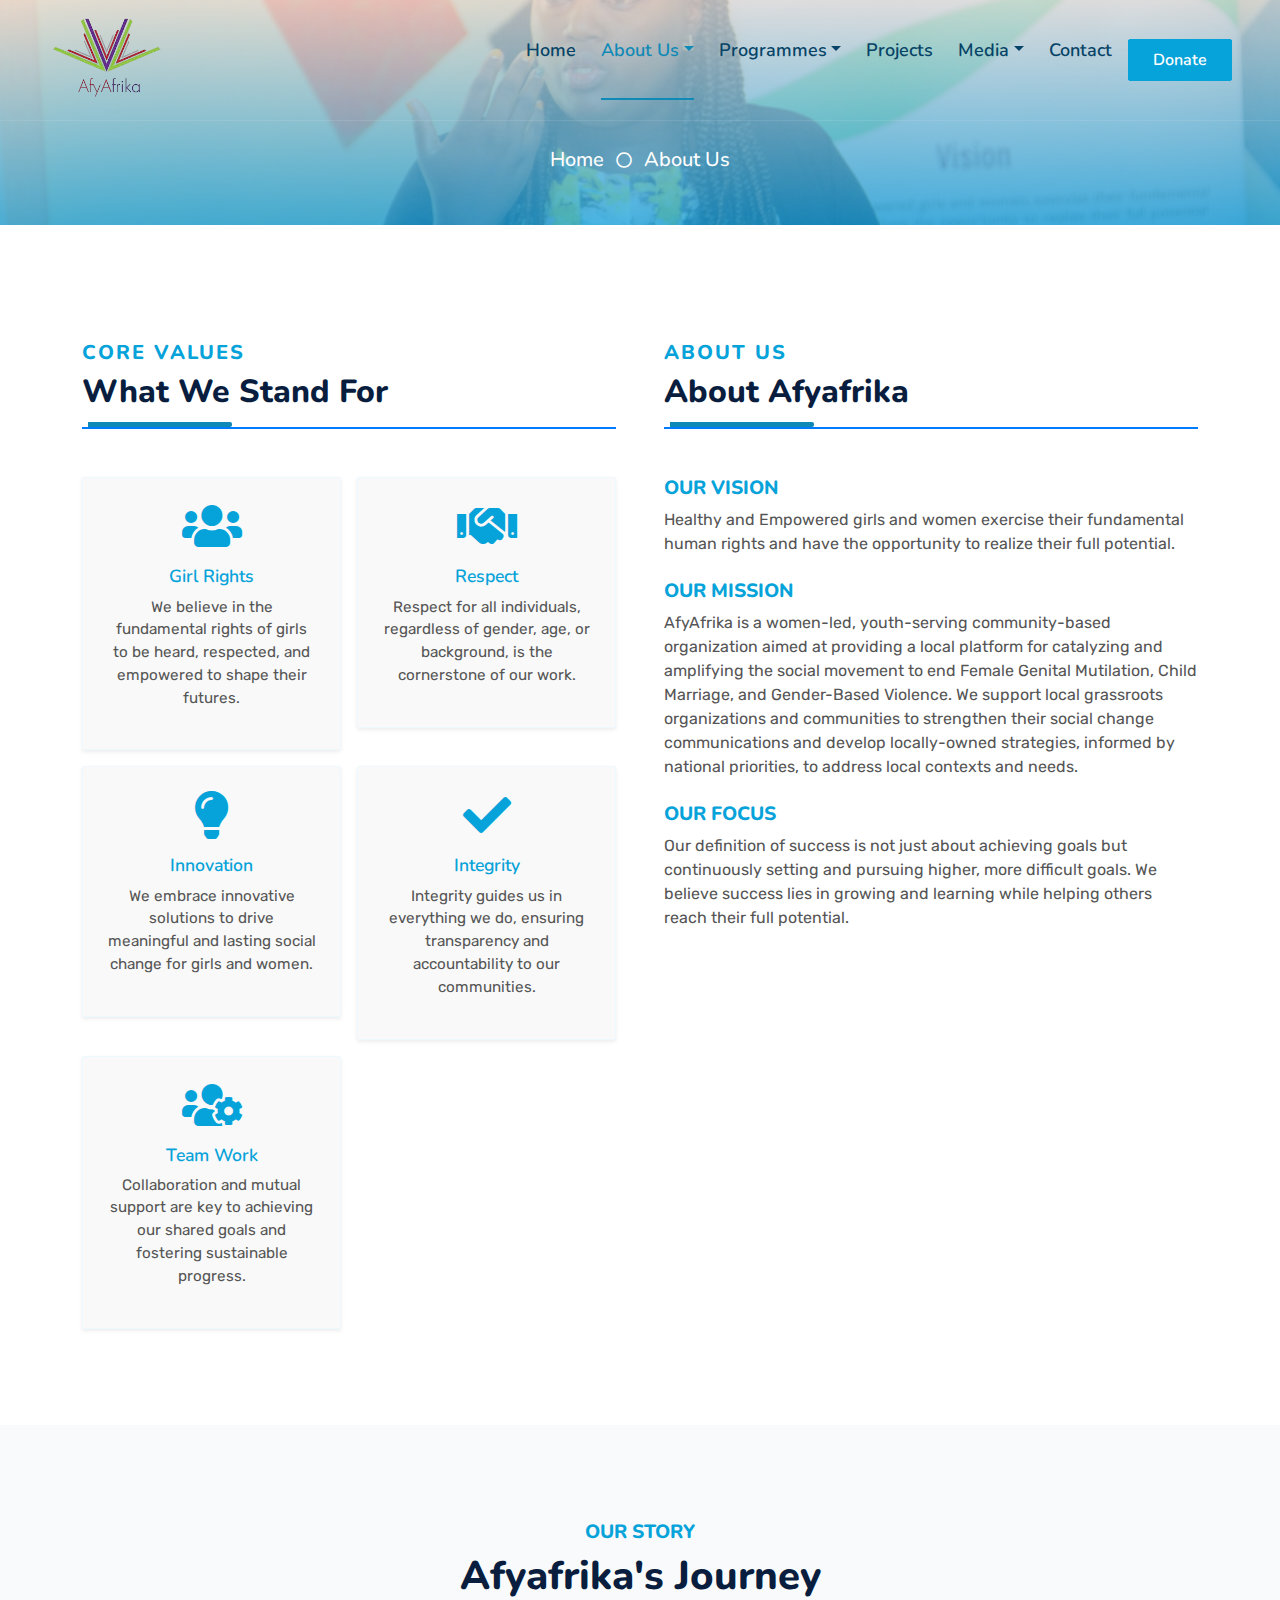
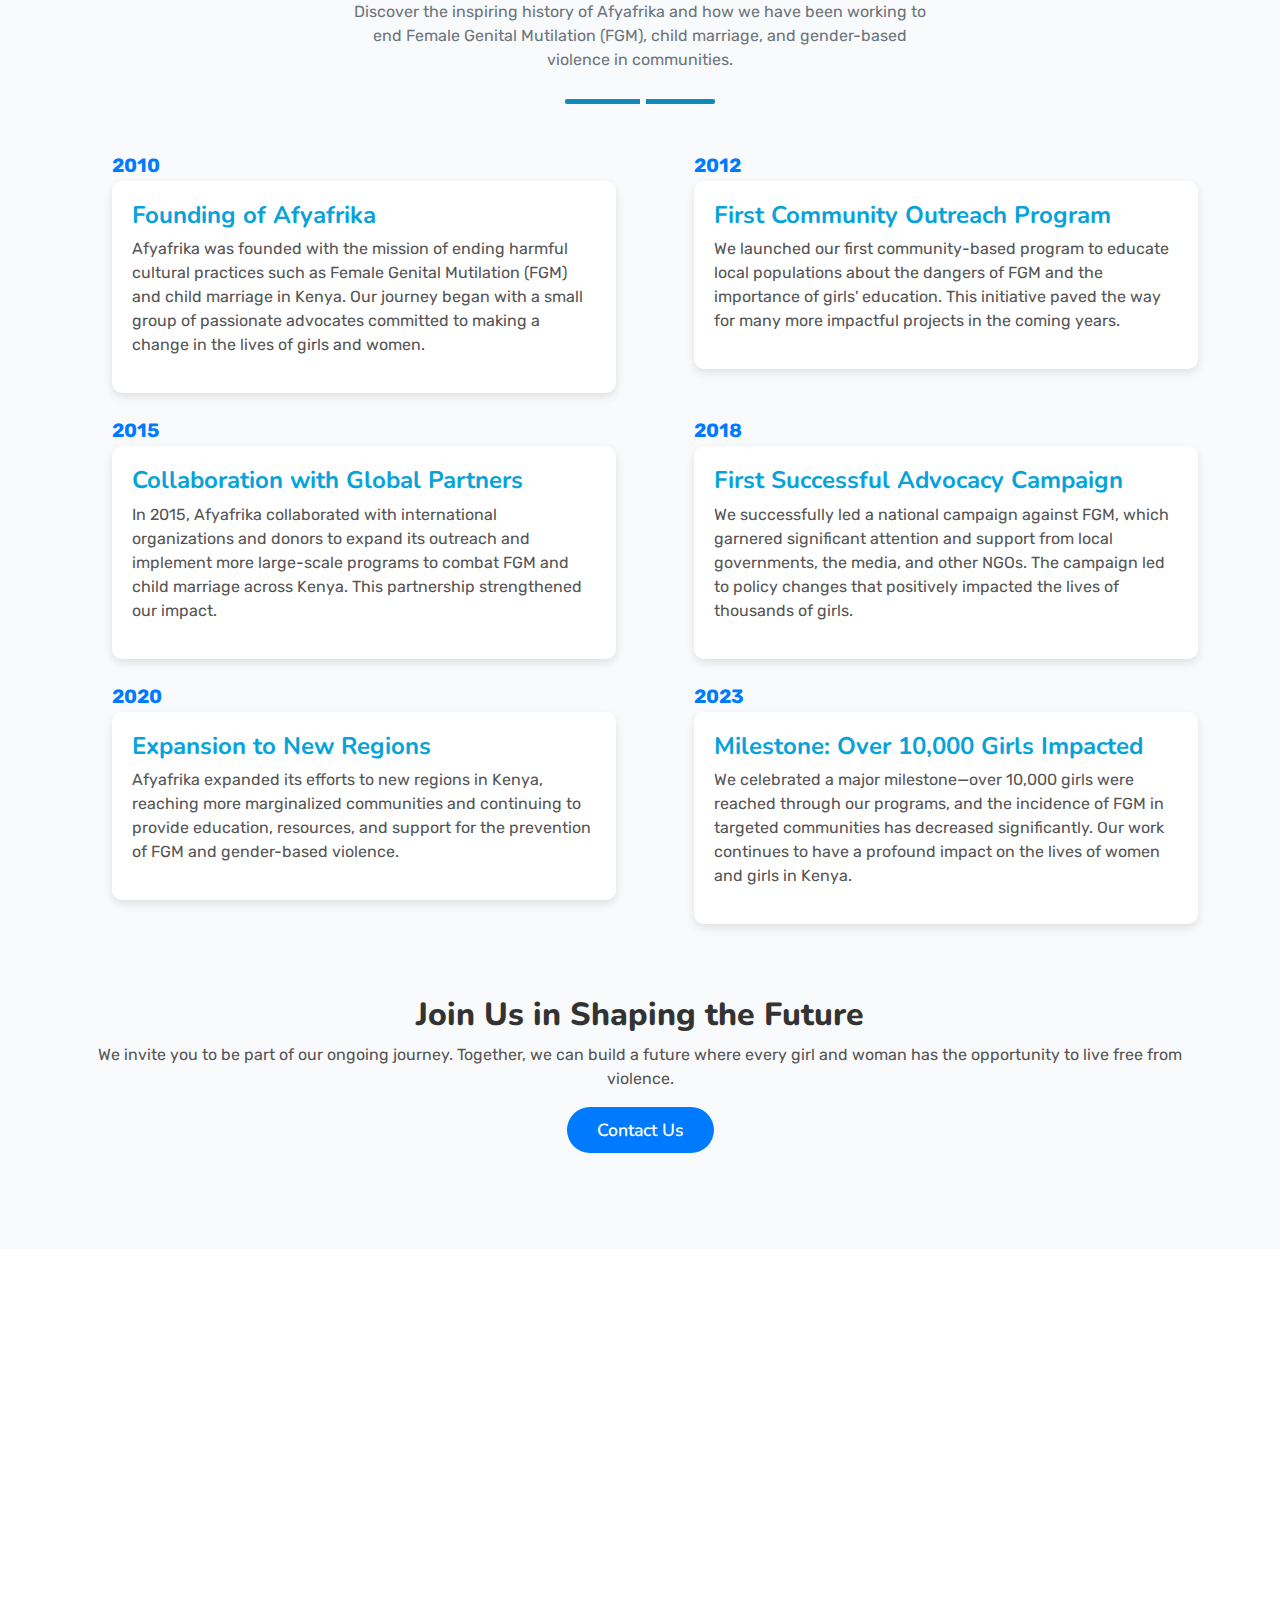
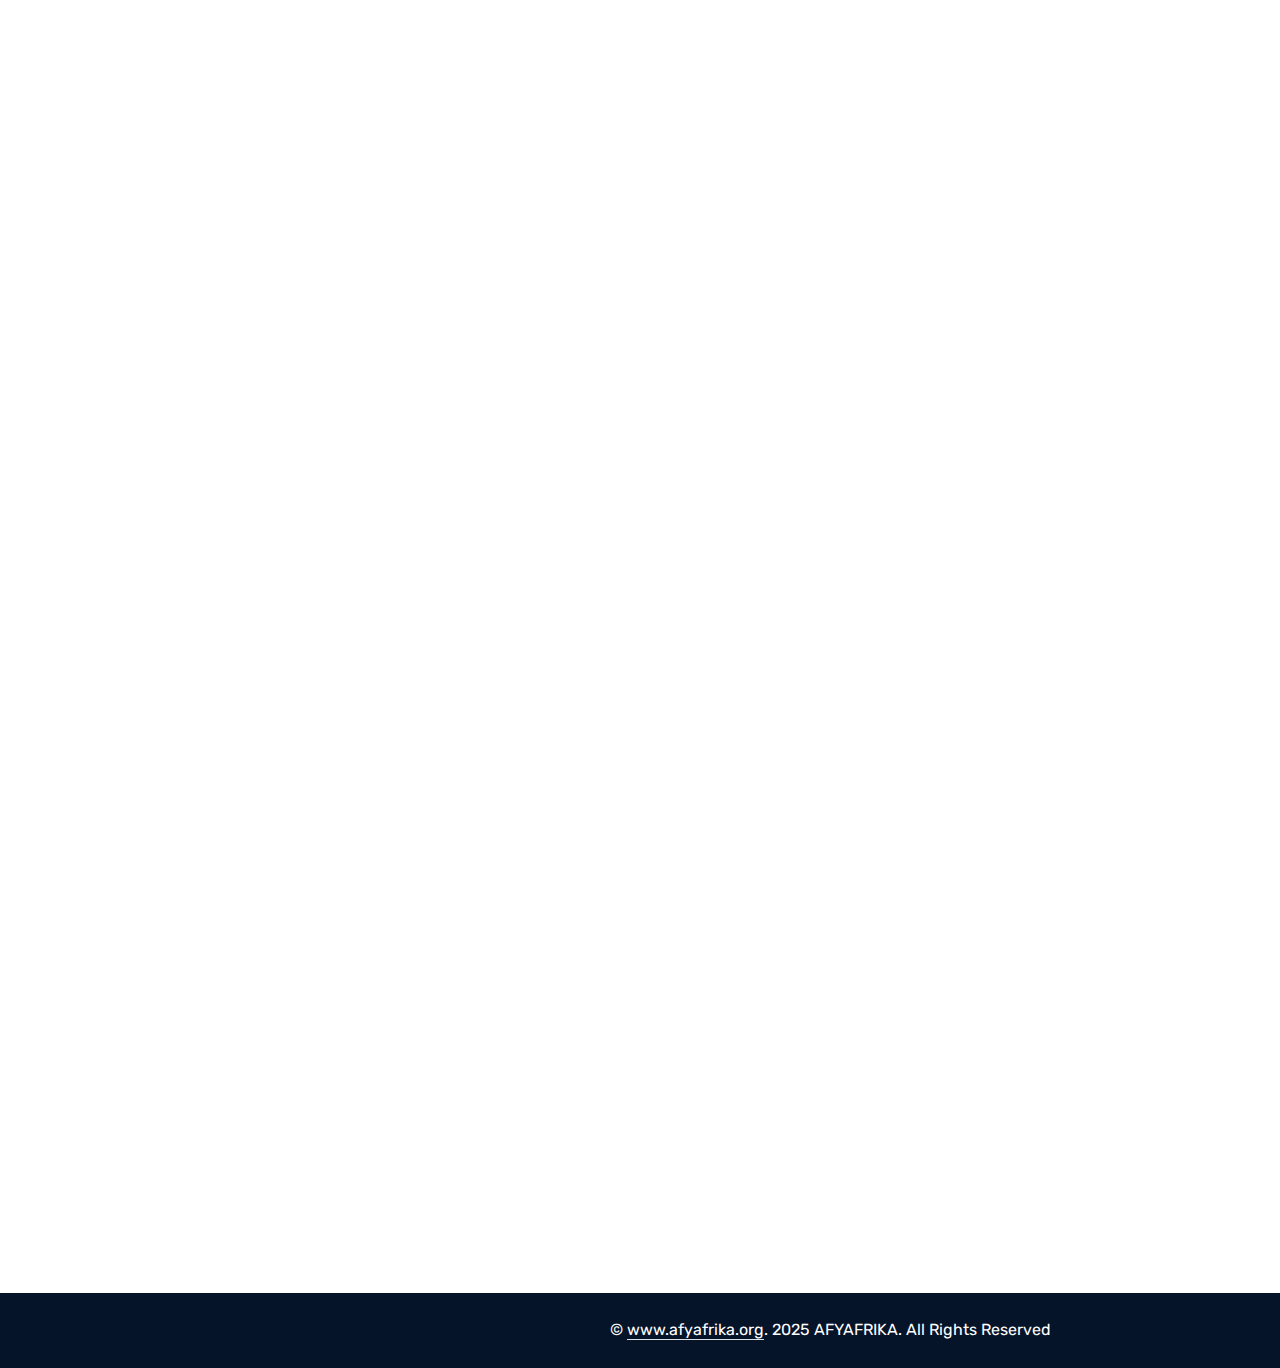
<file: about.html>
<!DOCTYPE html>
<html lang="en">

<head>
    <meta charset="utf-8">
    <title>Afyafrika</title>
    <meta content="width=device-width, initial-scale=1.0" name="viewport">
    <meta content="Free HTML Templates" name="keywords">
    <meta content="Free HTML Templates" name="description">

    <!-- Favicon -->
    <link href="img/favicon.ico" rel="icon">

    <!-- Google Web Fonts -->
    <link rel="preconnect" href="https://fonts.googleapis.com">
    <link rel="preconnect" href="https://fonts.gstatic.com" crossorigin>
    <link
        href="https://fonts.googleapis.com/css2?family=Nunito:wght@400;600;700;800&family=Rubik:wght@400;500;600;700&display=swap"
        rel="stylesheet">

    <!-- Icon Font Stylesheet -->
    <link href="https://cdnjs.cloudflare.com/ajax/libs/font-awesome/5.10.0/css/all.min.css" rel="stylesheet">
    <link href="https://cdn.jsdelivr.net/npm/bootstrap-icons@1.4.1/font/bootstrap-icons.css" rel="stylesheet">

    <!-- Libraries Stylesheet -->
    <link href="lib/owlcarousel/assets/owl.carousel.min.css" rel="stylesheet">
    <link href="lib/animate/animate.min.css" rel="stylesheet">

    <!-- Customized Bootstrap Stylesheet -->
    <link href="css/bootstrap.min.css" rel="stylesheet">

    <!-- Template Stylesheet -->
    <link href="css/style.css" rel="stylesheet">
</head>

<body>
    <!-- Spinner Start -->
    <div id="spinner"
        class="show bg-white position-fixed translate-middle w-100 vh-100 top-50 start-50 d-flex align-items-center justify-content-center">
        <div class="spinner"></div>
    </div>
    <!-- Spinner End -->



    <!-- Navbar Start -->
    <div class="container-fluid position-relative p-0">
        <nav class="navbar navbar-expand-lg navbar-dark px-5 py-3 py-lg-0">
            <a href="index.html" class="navbar-brand p-0">
                <img src="img/logo.png" alt="Startup Logo" style="height: 120px;">
            </a>
            <button class="navbar-toggler" type="button" data-bs-toggle="collapse" data-bs-target="#navbarCollapse">
                <span class="fa fa-bars"></span>
            </button>
            <div class="collapse navbar-collapse" id="navbarCollapse">
                <div class="navbar-nav ms-auto py-0">
                    <a href="index.html" class="nav-item nav-link">Home</a>
                    <div class="nav-item dropdown">
                        <a href="#" class="nav-link dropdown-toggle active" data-bs-toggle="dropdown">About Us</a>
                        <div class="dropdown-menu m-0">
                            <a href="about.html" class="dropdown-item active">Who We Are</a>
                            <a href="team.html" class="dropdown-item">Board of Directors</a>
                            <a href="team.html" class="dropdown-item">Our Team</a>
                            <a href="Donors&Partners.html" class="dropdown-item">Donors & Partners</a>
                            <a href="opportunities.html" class="dropdown-item">Opportunities</a>
                            <a href="history.html" class="dropdown-item">Our History</a>
                        </div>
                    </div>
                    <div class="nav-item dropdown">
                        <a href="#" class="nav-link dropdown-toggle" data-bs-toggle="dropdown">Programmes</a>
                        <div class="dropdown-menu m-0">
                            <a href="End-Violence.html" class="dropdown-item">Ending Violence Against Women & Girls</a>
                            <a href="supporting-women.html" class="dropdown-item">Supporting Women Economic
                                Empowerment</a>
                            <a href="promoting.html" class="dropdown-item">Promoting Participation of Women & Girls</a>
                        </div>
                    </div>
                    <a href="projects.html" class="nav-item nav-link">Projects</a>
                    <div class="nav-item dropdown">
                        <a href="#" class="nav-link dropdown-toggle" data-bs-toggle="dropdown">Media</a>
                        <div class="dropdown-menu m-0">
                            <a href="posts.html" class="dropdown-item">Posts</a>
                            <a href="library.html" class="dropdown-item">Media</a>
                        </div>
                    </div>
                    <a href="contact.html" class="nav-item nav-link">Contact</a>
                </div>
                <a href="donate.html" class="btn btn-primary py-2 px-4 ms-3">Donate</a>
        </nav>

        <div class="container-fluid bg-primary py-5 bg-header" style="margin-bottom: 20px;">
            <div class="row py-1">
                <div class="col-12 pt-lg-5 mt-lg-5 text-center">
                    <a href="" class="h5 text-white">Home</a>
                    <i class="far fa-circle text-white px-2"></i>
                    <a href="" class="h5 text-white">About Us</a>
                </div>
            </div>
        </div>
    </div>
    <!-- Navbar End -->


    <!-- Full Screen Search Start -->
    <div class="modal fade" id="searchModal" tabindex="-1">
        <div class="modal-dialog modal-fullscreen">
            <div class="modal-content" style="background: rgba(9, 30, 62, .7);">
                <div class="modal-header border-0">
                    <button type="button" class="btn bg-white btn-close" data-bs-dismiss="modal"
                        aria-label="Close"></button>
                </div>
                <div class="modal-body d-flex align-items-center justify-content-center">
                    <div class="input-group" style="max-width: 600px;">
                        <input type="text" class="form-control bg-transparent border-primary p-3"
                            placeholder="Type search keyword">
                        <button class="btn btn-primary px-4"><i class="bi bi-search"></i></button>
                    </div>
                </div>
            </div>
        </div>
    </div>
    <!-- Full Screen Search End -->


    <!-- About Start -->
    <div class="container-fluid py-5 wow fadeInUp" data-wow-delay="0.1s">
        <div class="container py-5">
            <div class="row g-5">
                <!-- Core Values Section -->
                <div class="col-lg-6">
                    <div class="section-title position-relative pb-3 mb-5" style="border-bottom: 2px solid #007bff;">
                        <h5 class="fw-bold text-primary text-uppercase"
                            style="font-size: 1.25rem; letter-spacing: 2px;">Core Values</h5>
                        <h1 class="mb-0" style="font-size: 2rem; font-weight: bold;">What We Stand For</h1>
                    </div>

                    <div class="row g-3">
                        <div class="col-md-6">
                            <div class="card shadow-sm border-light rounded p-4 text-center"
                                style="background: #f9f9f9; transition: all 0.3s ease;">
                                <i class="fa fa-users fa-3x text-primary mb-3"></i>
                                <h5 class="mb-2 text-primary" style="font-size: 1.1rem;">Girl Rights</h5>
                                <p style="font-size: 0.95rem; color: #555;">We believe in the fundamental rights of
                                    girls to be heard, respected, and empowered to shape their futures.</p>
                            </div>
                        </div>
                        <div class="col-md-6">
                            <div class="card shadow-sm border-light rounded p-4 text-center"
                                style="background: #f9f9f9; transition: all 0.3s ease;">
                                <i class="fa fa-handshake fa-3x text-primary mb-3"></i>
                                <h5 class="mb-2 text-primary" style="font-size: 1.1rem;">Respect</h5>
                                <p style="font-size: 0.95rem; color: #555;">Respect for all individuals, regardless of
                                    gender, age, or background, is the cornerstone of our work.</p>
                            </div>
                        </div>
                        <div class="col-md-6">
                            <div class="card shadow-sm border-light rounded p-4 text-center"
                                style="background: #f9f9f9; transition: all 0.3s ease;">
                                <i class="fa fa-lightbulb fa-3x text-primary mb-3"></i>
                                <h5 class="mb-2 text-primary" style="font-size: 1.1rem;">Innovation</h5>
                                <p style="font-size: 0.95rem; color: #555;">We embrace innovative solutions to drive
                                    meaningful and lasting social change for girls and women.</p>
                            </div>
                        </div>
                        <div class="col-md-6">
                            <div class="card shadow-sm border-light rounded p-4 text-center"
                                style="background: #f9f9f9; transition: all 0.3s ease;">
                                <i class="fa fa-check fa-3x text-primary mb-3"></i>
                                <h5 class="mb-2 text-primary" style="font-size: 1.1rem;">Integrity</h5>
                                <p style="font-size: 0.95rem; color: #555;">Integrity guides us in everything we do,
                                    ensuring transparency and accountability to our communities.</p>
                            </div>
                        </div>
                        <div class="col-md-6">
                            <div class="card shadow-sm border-light rounded p-4 text-center"
                                style="background: #f9f9f9; transition: all 0.3s ease;">
                                <i class="fa fa-users-cog fa-3x text-primary mb-3"></i>
                                <h5 class="mb-2 text-primary" style="font-size: 1.1rem;">Team Work</h5>
                                <p style="font-size: 0.95rem; color: #555;">Collaboration and mutual support are key to
                                    achieving our shared goals and fostering sustainable progress.</p>
                            </div>
                        </div>
                    </div>
                </div>

                <!-- Content Section -->
                <div class="col-lg-6">
                    <div class="section-title position-relative pb-3 mb-5" style="border-bottom: 2px solid #007bff;">
                        <h5 class="fw-bold text-primary text-uppercase"
                            style="font-size: 1.25rem; letter-spacing: 2px;">About Us</h5>
                        <h1 class="mb-0" style="font-size: 2rem; font-weight: bold;">About Afyafrika</h1>
                    </div>
                    <h5 class="fw-bold text-primary text-uppercase" style="font-size: 1.2rem;">OUR VISION</h5>
                    <p class="mb-4" style="font-size: 1rem; color: #555;">
                        Healthy and Empowered girls and women exercise their fundamental human rights and have the
                        opportunity to realize their full potential.
                    </p>
                    <h5 class="fw-bold text-primary text-uppercase" style="font-size: 1.2rem;">OUR MISSION</h5>
                    <p class="mb-4" style="font-size: 1rem; color: #555;">
                        AfyAfrika is a women-led, youth-serving community-based organization aimed at providing a local
                        platform for catalyzing and amplifying the social movement to end Female Genital Mutilation,
                        Child Marriage, and Gender-Based Violence. We support local grassroots organizations and
                        communities to strengthen their social change communications and develop locally-owned
                        strategies, informed by national priorities, to address local contexts and needs.
                    </p>
                    <h5 class="fw-bold text-primary text-uppercase" style="font-size: 1.2rem;">OUR FOCUS</h5>
                    <p class="mb-4" style="font-size: 1rem; color: #555;">
                        Our definition of success is not just about achieving goals but continuously setting and
                        pursuing
                        higher, more difficult goals. We believe success lies in growing and learning while helping
                        others
                        reach their full potential.
                    </p>
                    <div class="d-flex align-items-center mb-4 wow fadeIn" data-wow-delay="0.6s">
                        <div class="bg-primary d-flex align-items-center justify-content-center rounded"
                            style="width: 60px; height: 60px;">
                            <i class="fa fa-phone-alt text-white"></i>
                        </div>
                        <div class="ps-4">
                            <h5 class="mb-2" style="font-size: 1.1rem; font-weight: bold;">Call to ask any question</h5>
                            <h4 class="text-primary mb-0" style="font-size: 1.25rem;">+254727068747</h4>
                        </div>
                    </div>
                    <a href="library.html" class="btn btn-primary py-3 px-5 mt-3 wow zoomIn" data-wow-delay="0.9s"
                        style="font-size: 1rem; border-radius: 30px; text-transform: uppercase; padding: 10px 20px;">Our
                        Library</a>
                </div>
            </div>
        </div>
    </div>
    <!-- About End -->
    <!-- History Start -->
    <div class="container-fluid py-5" style="background-color: #f9fafb;">
        <div class="container py-5">

            <!-- Section Title -->
            <div class="section-title text-center position-relative pb-3 mb-5 mx-auto" style="max-width: 600px;">
                <h5 class="fw-bold text-primary text-uppercase" style="font-size: 1.2rem;">Our Story</h5>
                <h1 class="mb-0" style="font-size: 2.5rem; font-weight: bold;">Afyafrika's Journey</h1>
                <p class="text-muted" style="font-size: 1rem;">Discover the inspiring history of Afyafrika and how we
                    have been working to end Female Genital Mutilation (FGM), child marriage, and gender-based violence
                    in communities.</p>
            </div>

            <!-- Timeline Section -->
            <div class="row gx-5">

                <!-- Timeline Item 1 -->
                <div class="col-md-6 mb-4">
                    <div class="timeline-item" style="position: relative; padding-left: 30px;">
                        <div class="timeline-date" style="font-size: 1.2rem; font-weight: bold; color: #007bff;">2010
                        </div>
                        <div class="timeline-content"
                            style="background-color: #fff; padding: 20px; border-radius: 10px; box-shadow: 0 4px 10px rgba(0, 0, 0, 0.1);">
                            <h4 class="text-primary" style="font-size: 1.5rem;">Founding of Afyafrika</h4>
                            <p style="font-size: 1rem; color: #555;">Afyafrika was founded with the mission of ending
                                harmful cultural practices such as Female Genital Mutilation (FGM) and child marriage in
                                Kenya. Our journey began with a small group of passionate advocates committed to making
                                a change in the lives of girls and women.</p>
                        </div>
                    </div>
                </div>

                <!-- Timeline Item 2 -->
                <div class="col-md-6 mb-4">
                    <div class="timeline-item" style="position: relative; padding-left: 30px;">
                        <div class="timeline-date" style="font-size: 1.2rem; font-weight: bold; color: #007bff;">2012
                        </div>
                        <div class="timeline-content"
                            style="background-color: #fff; padding: 20px; border-radius: 10px; box-shadow: 0 4px 10px rgba(0, 0, 0, 0.1);">
                            <h4 class="text-primary" style="font-size: 1.5rem;">First Community Outreach Program</h4>
                            <p style="font-size: 1rem; color: #555;">We launched our first community-based program to
                                educate local populations about the dangers of FGM and the importance of girls'
                                education. This initiative paved the way for many more impactful projects in the coming
                                years.</p>
                        </div>
                    </div>
                </div>

                <!-- Timeline Item 3 -->
                <div class="col-md-6 mb-4">
                    <div class="timeline-item" style="position: relative; padding-left: 30px;">
                        <div class="timeline-date" style="font-size: 1.2rem; font-weight: bold; color: #007bff;">2015
                        </div>
                        <div class="timeline-content"
                            style="background-color: #fff; padding: 20px; border-radius: 10px; box-shadow: 0 4px 10px rgba(0, 0, 0, 0.1);">
                            <h4 class="text-primary" style="font-size: 1.5rem;">Collaboration with Global Partners</h4>
                            <p style="font-size: 1rem; color: #555;">In 2015, Afyafrika collaborated with international
                                organizations and donors to expand its outreach and implement more large-scale programs
                                to combat FGM and child marriage across Kenya. This partnership strengthened our impact.
                            </p>
                        </div>
                    </div>
                </div>

                <!-- Timeline Item 4 -->
                <div class="col-md-6 mb-4">
                    <div class="timeline-item" style="position: relative; padding-left: 30px;">
                        <div class="timeline-date" style="font-size: 1.2rem; font-weight: bold; color: #007bff;">2018
                        </div>
                        <div class="timeline-content"
                            style="background-color: #fff; padding: 20px; border-radius: 10px; box-shadow: 0 4px 10px rgba(0, 0, 0, 0.1);">
                            <h4 class="text-primary" style="font-size: 1.5rem;">First Successful Advocacy Campaign</h4>
                            <p style="font-size: 1rem; color: #555;">We successfully led a national campaign against
                                FGM, which garnered significant attention and support from local governments, the media,
                                and other NGOs. The campaign led to policy changes that positively impacted the lives of
                                thousands of girls.</p>
                        </div>
                    </div>
                </div>

                <!-- Timeline Item 5 -->
                <div class="col-md-6 mb-4">
                    <div class="timeline-item" style="position: relative; padding-left: 30px;">
                        <div class="timeline-date" style="font-size: 1.2rem; font-weight: bold; color: #007bff;">2020
                        </div>
                        <div class="timeline-content"
                            style="background-color: #fff; padding: 20px; border-radius: 10px; box-shadow: 0 4px 10px rgba(0, 0, 0, 0.1);">
                            <h4 class="text-primary" style="font-size: 1.5rem;">Expansion to New Regions</h4>
                            <p style="font-size: 1rem; color: #555;">Afyafrika expanded its efforts to new regions in
                                Kenya, reaching more marginalized communities and continuing to provide education,
                                resources, and support for the prevention of FGM and gender-based violence.</p>
                        </div>
                    </div>
                </div>

                <!-- Timeline Item 6 -->
                <div class="col-md-6 mb-4">
                    <div class="timeline-item" style="position: relative; padding-left: 30px;">
                        <div class="timeline-date" style="font-size: 1.2rem; font-weight: bold; color: #007bff;">2023
                        </div>
                        <div class="timeline-content"
                            style="background-color: #fff; padding: 20px; border-radius: 10px; box-shadow: 0 4px 10px rgba(0, 0, 0, 0.1);">
                            <h4 class="text-primary" style="font-size: 1.5rem;">Milestone: Over 10,000 Girls Impacted
                            </h4>
                            <p style="font-size: 1rem; color: #555;">We celebrated a major milestone—over 10,000 girls
                                were reached through our programs, and the incidence of FGM in targeted communities has
                                decreased significantly. Our work continues to have a profound impact on the lives of
                                women and girls in Kenya.</p>
                        </div>
                    </div>
                </div>

            </div>

            <!-- Call to Action Section -->
            <div class="text-center mt-5">
                <h2 style="font-size: 2rem; font-weight: 600; color: #333;">Join Us in Shaping the Future</h2>
                <p style="font-size: 1rem; color: #555;">We invite you to be part of our ongoing journey. Together, we
                    can build a future where every girl and woman has the opportunity to live free from violence.</p>
                <a href="contact.html" class="btn btn-primary btn-lg"
                    style="padding: 10px 30px; font-size: 1.1rem; border-radius: 25px; background-color: #007bff; border: none;">Contact
                    Us</a>
            </div>

        </div>
    </div>
    <!-- History End -->



    <!-- Team Start -->
    <div class="container-fluid py-5 wow fadeInUp" data-wow-delay="0.1s">
        <div class="container py-5">
            <div class="section-title text-center position-relative pb-3 mb-5 mx-auto" style="max-width: 600px;">
                <h5 class="fw-bold text-primary text-uppercase">Team Members</h5>
                <h1 class="mb-0">Professional Staff</h1>
            </div>
            <div class="row g-5">
                <div class="col-lg-4 wow slideInUp" data-wow-delay="0.3s">
                    <div class="team-item bg-light rounded overflow-hidden">
                        <div class="team-img position-relative overflow-hidden">
                            <img class="img-fluid w-100" src="img/Catherine.jpg" alt="">
                            <div class="team-social">
                                <a class="btn btn-lg btn-primary btn-lg-square rounded" href=""><i
                                        class="fab fa-twitter fw-normal"></i></a>
                                <a class="btn btn-lg btn-primary btn-lg-square rounded" href=""><i
                                        class="fab fa-facebook-f fw-normal"></i></a>
                                <a class="btn btn-lg btn-primary btn-lg-square rounded" href=""><i
                                        class="fab fa-instagram fw-normal"></i></a>
                                <a class="btn btn-lg btn-primary btn-lg-square rounded" href=""><i
                                        class="fab fa-linkedin-in fw-normal"></i></a>
                            </div>
                        </div>
                        <div class="text-center py-4">
                            <h4 class="text-primary">Catherine Mootian</h4>
                            <p class="text-uppercase m-0">Director, Afyafrika</p>
                        </div>
                    </div>
                </div>
                <div class="col-lg-4 wow slideInUp" data-wow-delay="0.6s">
                    <div class="team-item bg-light rounded overflow-hidden">
                        <div class="team-img position-relative overflow-hidden">
                            <img class="img-fluid w-100" src="img/Elizabeth.jpg" alt="">
                            <div class="team-social">
                                <a class="btn btn-lg btn-primary btn-lg-square rounded" href=""><i
                                        class="fab fa-twitter fw-normal"></i></a>
                                <a class="btn btn-lg btn-primary btn-lg-square rounded" href=""><i
                                        class="fab fa-facebook-f fw-normal"></i></a>
                                <a class="btn btn-lg btn-primary btn-lg-square rounded" href=""><i
                                        class="fab fa-instagram fw-normal"></i></a>
                                <a class="btn btn-lg btn-primary btn-lg-square rounded" href=""><i
                                        class="fab fa-linkedin-in fw-normal"></i></a>
                            </div>
                        </div>
                        <div class="text-center py-4">
                            <h4 class="text-primary">Elizabeth Chepkemoi</h4>
                            <p class="text-uppercase m-0">Communication Officer, Afyafrika</p>
                        </div>
                    </div>
                </div>
                <div class="col-lg-4 wow slideInUp" data-wow-delay="0.3s">
                    <div class="team-item bg-light rounded overflow-hidden">
                        <div class="team-img position-relative overflow-hidden">
                            <img class="img-fluid w-100" src="img/Janet.jpg" alt="">
                            <div class="team-social">
                                <a class="btn btn-lg btn-primary btn-lg-square rounded" href=""><i
                                        class="fab fa-twitter fw-normal"></i></a>
                                <a class="btn btn-lg btn-primary btn-lg-square rounded" href=""><i
                                        class="fab fa-facebook-f fw-normal"></i></a>
                                <a class="btn btn-lg btn-primary btn-lg-square rounded" href=""><i
                                        class="fab fa-instagram fw-normal"></i></a>
                                <a class="btn btn-lg btn-primary btn-lg-square rounded" href=""><i
                                        class="fab fa-linkedin-in fw-normal"></i></a>
                            </div>
                        </div>
                        <div class="text-center py-4">
                            <h4 class="text-primary">Janet Mwende</h4>
                            <p class="text-uppercase m-0">Programs Officer, Afyafrika</p>
                        </div>
                    </div>
                </div>

                <div class="col-lg-4 wow slideInUp" data-wow-delay="0.3s">
                    <div class="team-item bg-light rounded overflow-hidden">
                        <div class="team-img position-relative overflow-hidden">
                            <img class="img-fluid w-100" src="img/team-4.png" alt="">
                            <div class="team-social">
                                <a class="btn btn-lg btn-primary btn-lg-square rounded" href=""><i
                                        class="fab fa-twitter fw-normal"></i></a>
                                <a class="btn btn-lg btn-primary btn-lg-square rounded" href=""><i
                                        class="fab fa-facebook-f fw-normal"></i></a>
                                <a class="btn btn-lg btn-primary btn-lg-square rounded" href=""><i
                                        class="fab fa-instagram fw-normal"></i></a>
                                <a class="btn btn-lg btn-primary btn-lg-square rounded" href=""><i
                                        class="fab fa-linkedin-in fw-normal"></i></a>
                            </div>
                        </div>
                        <div class="text-center py-4">
                            <h4 class="text-primary">Isa Ndegwa</h4>
                            <p class="text-uppercase m-0">Communication Manager, Afyafrika</p>
                        </div>
                    </div>
                </div>

                <div class="col-lg-4 wow slideInUp" data-wow-delay="0.9s">
                    <div class="team-item bg-light rounded overflow-hidden">
                        <div class="team-img position-relative overflow-hidden">
                            <img class="img-fluid w-100" src="img/Evelene.jpg" alt="">
                            <div class="team-social">
                                <a class="btn btn-lg btn-primary btn-lg-square rounded" href=""><i
                                        class="fab fa-twitter fw-normal"></i></a>
                                <a class="btn btn-lg btn-primary btn-lg-square rounded" href=""><i
                                        class="fab fa-facebook-f fw-normal"></i></a>
                                <a class="btn btn-lg btn-primary btn-lg-square rounded" href=""><i
                                        class="fab fa-instagram fw-normal"></i></a>
                                <a class="btn btn-lg btn-primary btn-lg-square rounded" href=""><i
                                        class="fab fa-linkedin-in fw-normal"></i></a>
                            </div>
                        </div>
                        <div class="text-center py-4">
                            <h4 class="text-primary">Evelyne Karoro</h4>
                            <p class="text-uppercase m-0">Finance Manager, AFyafrika</p>
                        </div>
                    </div>
                </div>

            </div>
        </div>
    </div>
    </div>
    <!-- Team End -->


    <!-- Footer Start -->
    <div class="container-fluid bg-dark text-light mt-5 wow fadeInUp" data-wow-delay="0.1s">
        <div class="container">
            <div class="row gx-5">
                <div class="col-lg-4 col-md-6 footer-about">
                    <div
                        class="d-flex flex-column align-items-center justify-content-center text-center h-90 bg-primary p-4">
                        <a href="index.html" class="navbar-brand">
                            <img src="img/logo.png" alt="Startup Logo" style="height: 90px;">
                        </a>
                        <p class="mt-3 mb-4">AfyAfrika</p>
                        <form action="">
                            <div class="input-group">
                                <input type="text" class="form-control border-white p-3" placeholder="Your Email">
                                <button class="btn btn-dark">Sign Up</button>
                            </div>
                        </form>
                    </div>
                </div>
                <div class="col-lg-8 col-md-6">
                    <div class="row gx-5">
                        <div class="col-lg-4 col-md-12 pt-5 mb-5">
                            <div class="section-title section-title-sm position-relative pb-3 mb-4">
                                <h3 class="text-light mb-0">Get In Touch</h3>
                            </div>
                            <div class="d-flex mb-2">
                                <i class="bi bi-geo-alt text-primary me-2"></i>
                                <p class="mb-0">Agricultural Finance Corporation Building<br /> P.O Box 73-20500, Narok.
                                </p>
                            </div>
                            <div class="d-flex mb-2">
                                <i class="bi bi-envelope-open text-primary me-2"></i>
                                <p class="mb-0">afyafrika@gmail.com</p>
                            </div>
                            <div class="d-flex mb-2">
                                <i class="bi bi-telephone text-primary me-2"></i>
                                <p class="mb-0">+254727068747</p>
                            </div>
                            <div class="d-flex mt-4">
                                <a class="btn btn-primary btn-square me-2" href="https://x.com/AfyAfrika"><i
                                        class="fab fa-twitter fw-normal"></i></a>
                                <a class="btn btn-primary btn-square me-2"
                                    href="https://www.facebook.com/afyafrika?__tn__=%3C"><i
                                        class="fab fa-facebook-f fw-normal"></i></a>
                                <a class="btn btn-primary btn-square me-2" href=""><i
                                        class="fab fa-linkedin-in fw-normal"></i></a>
                                <a class="btn btn-primary btn-square"
                                    href="https://www.instagram.com/__afyafrika?igsh=dzE2dnh3NTNtZW9m"><i
                                        class="fab fa-instagram fw-normal"></i></a>
                            </div>
                        </div>
                        <div class="col-lg-4 col-md-12 pt-0 pt-lg-5 mb-5">
                            <div class="section-title section-title-sm position-relative pb-3 mb-4">
                                <h3 class="text-light mb-0">Quick Links</h3>
                            </div>
                            <div class="link-animated d-flex flex-column justify-content-start">
                                <a class="text-light mb-2" href="index.html"><i
                                        class="bi bi-arrow-right text-primary me-2"></i>Home</a>
                                <a class="text-light mb-2" href="about.html"><i
                                        class="bi bi-arrow-right text-primary me-2"></i>About Us</a>
                                <a class="text-light mb-2" href="projects.html"><i
                                        class="bi bi-arrow-right text-primary me-2"></i>Projects</a>
                                <a class="text-light mb-2" href="team.html"><i
                                        class="bi bi-arrow-right text-primary me-2"></i>Meet The Team</a>
                                <a class="text-light mb-2" href="posts.html"><i
                                        class="bi bi-arrow-right text-primary me-2"></i>Posts</a>
                                <a class="text-light" href="contact.html"><i
                                        class="bi bi-arrow-right text-primary me-2"></i>Contact Us</a>
                            </div>
                        </div>
                        <div class="col-lg-4 col-md-12 pt-0 pt-lg-5 mb-5">
                            <div class="section-title section-title-sm position-relative pb-3 mb-4">
                                <h3 class="text-light mb-0">Popular Links</h3>
                            </div>
                            <div class="link-animated d-flex flex-column justify-content-start">
                                <a class="text-light mb-2" href="index.html"><i
                                        class="bi bi-arrow-right text-primary me-2"></i>Home</a>
                                <a class="text-light mb-2" href="about.html"><i
                                        class="bi bi-arrow-right text-primary me-2"></i>About Us</a>
                                <a class="text-light mb-2" href="projects.html"><i
                                        class="bi bi-arrow-right text-primary me-2"></i>Projects</a>
                                <a class="text-light mb-2" href="team.html"><i
                                        class="bi bi-arrow-right text-primary me-2"></i>Meet The Team</a>
                                <a class="text-light mb-2" href="posts.html"><i
                                        class="bi bi-arrow-right text-primary me-2"></i>Posts</a>
                                <a class="text-light" href="contact.html"><i
                                        class="bi bi-arrow-right text-primary me-2"></i>Contact Us</a>
                            </div>
                        </div>
                    </div>
                </div>
            </div>
        </div>
    </div>
    <div class="container-fluid text-white" style="background: #061429;">
        <div class="container text-center">
            <div class="row justify-content-end">
                <div class="col-lg-8 col-md-6">
                    <div class="d-flex align-items-center justify-content-center" style="height: 75px;">
                        <p class="mb-0">&copy; <a class="text-white border-bottom" href="#">www.afyafrika.org</a>. 2025
                            AFYAFRIKA. All Rights Reserved
                    </div>
                </div>
            </div>
        </div>
    </div>
    <!-- Footer End -->

    <!-- Back to Top -->
    <a href="#" class="btn btn-lg btn-primary btn-lg-square rounded back-to-top"><i class="bi bi-arrow-up"></i></a>


    <!-- JavaScript Libraries -->
    <script src="https://code.jquery.com/jquery-3.4.1.min.js"></script>
    <script src="https://cdn.jsdelivr.net/npm/bootstrap@5.0.0/dist/js/bootstrap.bundle.min.js"></script>
    <script src="lib/wow/wow.min.js"></script>
    <script src="lib/easing/easing.min.js"></script>
    <script src="lib/waypoints/waypoints.min.js"></script>
    <script src="lib/counterup/counterup.min.js"></script>
    <script src="lib/owlcarousel/owl.carousel.min.js"></script>

    <!-- Template Javascript -->
    <script src="js/main.js"></script>
</body>

</html>
</file>
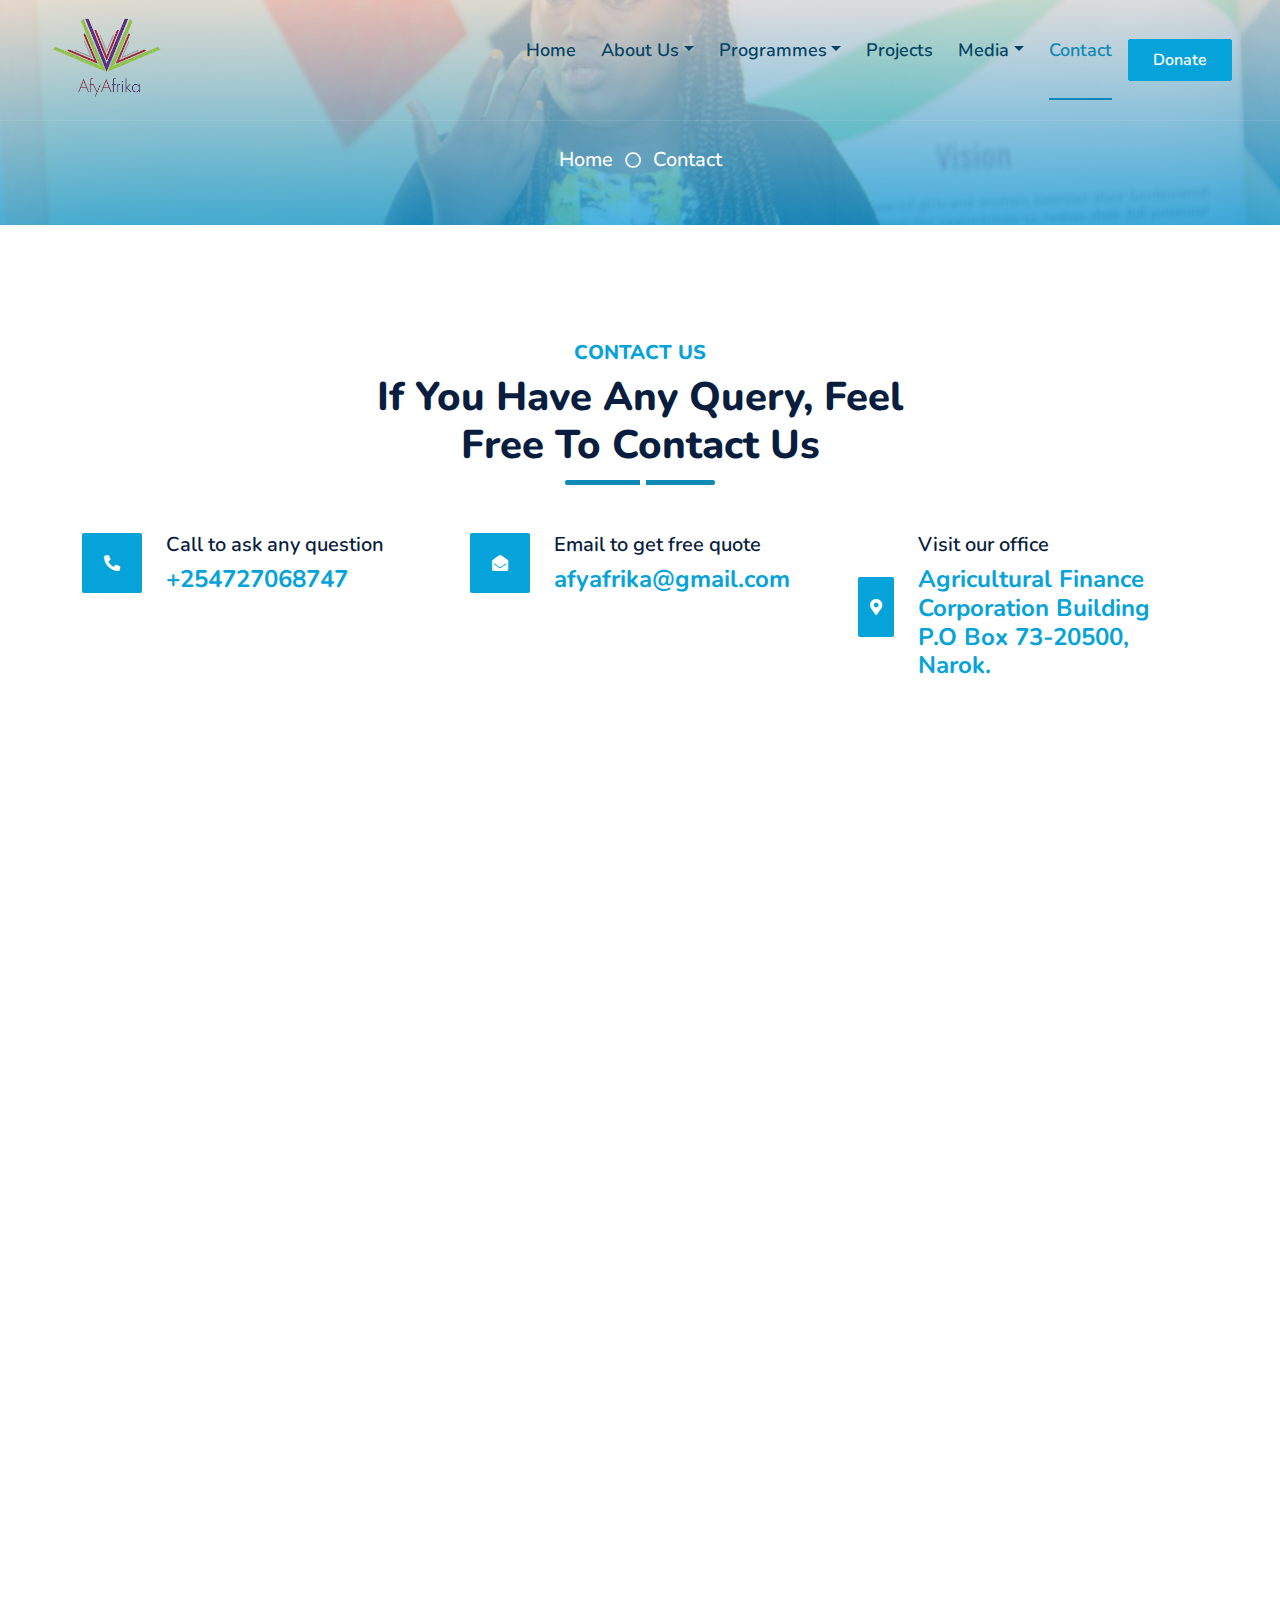
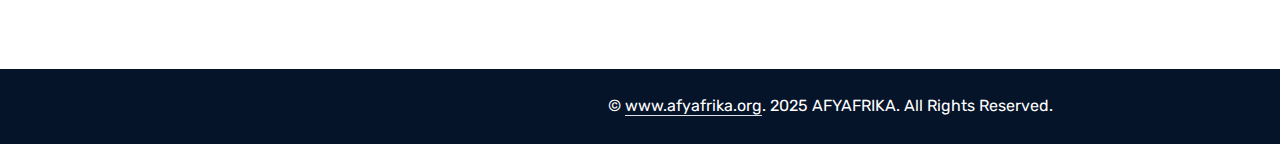
<file: contact.html>
<!DOCTYPE html>
<html lang="en">

<head>
    <meta charset="utf-8">
    <title>Afyafrika</title>
    <meta content="width=device-width, initial-scale=1.0" name="viewport">

    <!-- Favicon -->
    <link href="img/favicon.ico" rel="icon">

    <!-- Google Web Fonts -->
    <link rel="preconnect" href="https://fonts.googleapis.com">
    <link rel="preconnect" href="https://fonts.gstatic.com" crossorigin>
    <link
        href="https://fonts.googleapis.com/css2?family=Nunito:wght@400;600;700;800&family=Rubik:wght@400;500;600;700&display=swap"
        rel="stylesheet">

    <!-- Icon Font Stylesheet -->
    <link href="https://cdnjs.cloudflare.com/ajax/libs/font-awesome/5.10.0/css/all.min.css" rel="stylesheet">
    <link href="https://cdn.jsdelivr.net/npm/bootstrap-icons@1.4.1/font/bootstrap-icons.css" rel="stylesheet">

    <!-- Libraries Stylesheet -->
    <link href="lib/owlcarousel/assets/owl.carousel.min.css" rel="stylesheet">
    <link href="lib/animate/animate.min.css" rel="stylesheet">

    <!-- Customized Bootstrap Stylesheet -->
    <link href="css/bootstrap.min.css" rel="stylesheet">

    <!-- Template Stylesheet -->
    <link href="css/style.css" rel="stylesheet">
</head>

<body>
    <!-- Spinner Start -->
    <div id="spinner"
        class="show bg-white position-fixed translate-middle w-100 vh-100 top-50 start-50 d-flex align-items-center justify-content-center">
        <div class="spinner"></div>
    </div>
    <!-- Spinner End -->



    <!-- Navbar Start -->
    <div class="container-fluid position-relative p-0">
        <nav class="navbar navbar-expand-lg navbar-dark px-5 py-3 py-lg-0">
            <a href="index.html" class="navbar-brand p-0">
                <img src="img/logo.png" alt="Startup Logo" style="height: 120px;">
            </a>
            <button class="navbar-toggler" type="button" data-bs-toggle="collapse" data-bs-target="#navbarCollapse">
                <span class="fa fa-bars"></span>
            </button>
            <div class="collapse navbar-collapse" id="navbarCollapse">
                <div class="navbar-nav ms-auto py-0">
                    <a href="index.html" class="nav-item nav-link">Home</a>
                    <div class="nav-item dropdown">
                        <a href="#" class="nav-link dropdown-toggle" data-bs-toggle="dropdown">About Us</a>
                        <div class="dropdown-menu m-0">
                            <a href="about.html" class="dropdown-item">Who We Are</a>
                            <a href="team.html" class="dropdown-item">Board of Directors</a>
                            <a href="team.html" class="dropdown-item">Our Team</a>
                            <a href="Donors&Partners.html" class="dropdown-item">Donors & Partners</a>
                            <a href="opportunities.html" class="dropdown-item">Opportunities</a>
                            <a href="history.html" class="dropdown-item">Our History</a>
                        </div>
                    </div>
                    <div class="nav-item dropdown">
                        <a href="#" class="nav-link dropdown-toggle" data-bs-toggle="dropdown">Programmes</a>
                        <div class="dropdown-menu m-0">
                            <a href="End-Violence.html" class="dropdown-item">Ending Violence Against Women & Girls</a>
                            <a href="supporting-women.html" class="dropdown-item">Supporting Women Economic
                                Empowerment</a>
                            <a href="promoting.html" class="dropdown-item">Promoting Participation of Women & Girls</a>
                        </div>
                    </div>
                    <a href="projects.html" class="nav-item nav-link">Projects</a>
                    <div class="nav-item dropdown">
                        <a href="#" class="nav-link dropdown-toggle" data-bs-toggle="dropdown">Media</a>
                        <div class="dropdown-menu m-0">
                            <a href="posts.html" class="dropdown-item">Posts</a>
                            <a href="library.html" class="dropdown-item">Media</a>
                        </div>
                    </div>
                    <a href="contact.html" class="nav-item nav-link active">Contact</a>
                </div>
                <a href="donate.html" class="btn btn-primary py-2 px-4 ms-3">Donate</a>

        </nav>

        <div class="container-fluid bg-primary py-5 bg-header" style="margin-bottom: 20px;">
            <div class="row py-1">
                <div class="col-12 pt-lg-5 mt-lg-5 text-center">
                    <a href="" class="h5 text-white">Home</a>
                    <i class="far fa-circle text-white px-2"></i>
                    <a href="" class="h5 text-white">Contact</a>
                </div>
            </div>
        </div>
    </div>
    <!-- Navbar End -->


    <!-- Full Screen Search Start -->
    <div class="modal fade" id="searchModal" tabindex="-1">
        <div class="modal-dialog modal-fullscreen">
            <div class="modal-content" style="background: rgba(146, 186, 247, 0.7);">
                <div class="modal-header border-0">
                    <button type="button" class="btn bg-white btn-close" data-bs-dismiss="modal"
                        aria-label="Close"></button>
                </div>
                <div class="modal-body d-flex align-items-center justify-content-center">
                    <div class="input-group" style="max-width: 600px;">
                        <input type="text" class="form-control bg-transparent border-primary p-3"
                            placeholder="Type search keyword">
                        <button class="btn btn-primary px-4"><i class="bi bi-search"></i></button>
                    </div>
                </div>
            </div>
        </div>
    </div>
    <!-- Full Screen Search End -->


    <!-- Contact Start -->
    <div class="container-fluid py-5 wow fadeInUp" data-wow-delay="0.1s">
        <div class="container py-5">
            <div class="section-title text-center position-relative pb-3 mb-5 mx-auto" style="max-width: 600px;">
                <h5 class="fw-bold text-primary text-uppercase">Contact Us</h5>
                <h1 class="mb-0">If You Have Any Query, Feel Free To Contact Us</h1>
            </div>
            <div class="row g-5 mb-5">
                <div class="col-lg-4">
                    <div class="d-flex align-items-center wow fadeIn" data-wow-delay="0.1s">
                        <div class="bg-primary d-flex align-items-center justify-content-center rounded"
                            style="width: 60px; height: 60px;">
                            <i class="fa fa-phone-alt text-white"></i>
                        </div>
                        <div class="ps-4">
                            <h5 class="mb-2">Call to ask any question</h5>
                            <h4 class="text-primary mb-0">+254727068747</h4>
                        </div>
                    </div>
                </div>
                <div class="col-lg-4">
                    <div class="d-flex align-items-center wow fadeIn" data-wow-delay="0.4s">
                        <div class="bg-primary d-flex align-items-center justify-content-center rounded"
                            style="width: 60px; height: 60px;">
                            <i class="fa fa-envelope-open text-white"></i>
                        </div>
                        <div class="ps-4">
                            <h5 class="mb-2">Email to get free quote</h5>
                            <h4 class="text-primary mb-0">afyafrika@gmail.com</h4>
                        </div>
                    </div>
                </div>
                <div class="col-lg-4">
                    <div class="d-flex align-items-center wow fadeIn" data-wow-delay="0.8s">
                        <div class="bg-primary d-flex align-items-center justify-content-center rounded"
                            style="width: 60px; height: 60px;">
                            <i class="fa fa-map-marker-alt text-white"></i>
                        </div>
                        <div class="ps-4">
                            <h5 class="mb-2">Visit our office</h5>
                            <h4 class="text-primary mb-0">Agricultural Finance Corporation Building<br /> P.O Box
                                73-20500, Narok.</h4>
                        </div>
                    </div>
                </div>
            </div>

            <!-- Insert Google Map here -->
            <div class="row g-5">
                <div class="col-lg-12 wow slideInUp" data-wow-delay="0.3s">
                    <iframe
                        src="https://www.google.com/maps/embed?pb=!1m18!1m12!1m3!1d314132.04003582095!2d35.710006332999845!3d-1.0800272955450147!2m3!1f0!2f0!3f0!3m2!1i1024!2i768!4f13.1!3m3!1m2!1s0x182c5c466be89f9b%3A0x4be9e2d7c8cf84c8!2sNarok%20County!5e0!3m2!1sen!2ske!4v1640956215579!5m2!1sen!2ske"
                        width="100%" height="400" style="border:0;" allowfullscreen="" loading="lazy"></iframe>
                </div>
            </div>
        </div>
    </div>
    <!-- Contact End -->



    <!-- Footer Start -->
    <div class="container-fluid bg-dark text-light mt-5 wow fadeInUp" data-wow-delay="0.1s">
        <div class="container">
            <div class="row gx-5">
                <div class="col-lg-4 col-md-6 footer-about">
                    <div
                        class="d-flex flex-column align-items-center justify-content-center text-center h-90 bg-primary p-4">
                        <a href="index.html" class="navbar-brand">
                            <img src="img/logo.png" alt="Startup Logo" style="height: 90px;">
                        </a>
                        <p class="mt-3 mb-4">AfyAfrika</p>
                        <form action="">
                            <div class="input-group">
                                <input type="text" class="form-control border-white p-3" placeholder="Your Email">
                                <button class="btn btn-dark">Sign Up</button>
                            </div>
                        </form>
                    </div>
                </div>
                <div class="col-lg-8 col-md-6">
                    <div class="row gx-5">
                        <div class="col-lg-4 col-md-12 pt-5 mb-5">
                            <div class="section-title section-title-sm position-relative pb-3 mb-4">
                                <h3 class="text-light mb-0">Get In Touch</h3>
                            </div>
                            <div class="d-flex mb-2">
                                <i class="bi bi-geo-alt text-primary me-2"></i>
                                <p class="mb-0">Agricultural Finance Corporation Building<br /> P.O Box 73-20500, Narok.
                                </p>
                            </div>
                            <div class="d-flex mb-2">
                                <i class="bi bi-envelope-open text-primary me-2"></i>
                                <p class="mb-0">afyafrika@gmail.com</p>
                            </div>
                            <div class="d-flex mb-2">
                                <i class="bi bi-telephone text-primary me-2"></i>
                                <p class="mb-0">+254727068747</p>
                            </div>
                            <div class="d-flex mt-4">
                                <a class="btn btn-primary btn-square me-2" href="https://x.com/AfyAfrika"><i
                                        class="fab fa-twitter fw-normal"></i></a>
                                <a class="btn btn-primary btn-square me-2"
                                    href="https://www.facebook.com/afyafrika?__tn__=%3C"><i
                                        class="fab fa-facebook-f fw-normal"></i></a>
                                <a class="btn btn-primary btn-square me-2" href=""><i
                                        class="fab fa-linkedin-in fw-normal"></i></a>
                                <a class="btn btn-primary btn-square"
                                    href="https://www.instagram.com/__afyafrika?igsh=dzE2dnh3NTNtZW9m"><i
                                        class="fab fa-instagram fw-normal"></i></a>
                            </div>
                        </div>
                        <div class="col-lg-4 col-md-12 pt-0 pt-lg-5 mb-5">
                            <div class="section-title section-title-sm position-relative pb-3 mb-4">
                                <h3 class="text-light mb-0">Quick Links</h3>
                            </div>
                            <div class="link-animated d-flex flex-column justify-content-start">
                                <a class="text-light mb-2" href="index.html"><i
                                        class="bi bi-arrow-right text-primary me-2"></i>Home</a>
                                <a class="text-light mb-2" href="about.html"><i
                                        class="bi bi-arrow-right text-primary me-2"></i>About Us</a>
                                <a class="text-light mb-2" href="projects.html"><i
                                        class="bi bi-arrow-right text-primary me-2"></i>Projects</a>
                                <a class="text-light mb-2" href="team.html"><i
                                        class="bi bi-arrow-right text-primary me-2"></i>Meet The Team</a>
                                <a class="text-light mb-2" href="posts.html"><i
                                        class="bi bi-arrow-right text-primary me-2"></i>Posts</a>
                                <a class="text-light" href="contact.html"><i
                                        class="bi bi-arrow-right text-primary me-2"></i>Contact Us</a>
                            </div>
                        </div>
                        <div class="col-lg-4 col-md-12 pt-0 pt-lg-5 mb-5">
                            <div class="section-title section-title-sm position-relative pb-3 mb-4">
                                <h3 class="text-light mb-0">Popular Links</h3>
                            </div>
                            <div class="link-animated d-flex flex-column justify-content-start">
                                <a class="text-light mb-2" href="index.html"><i
                                        class="bi bi-arrow-right text-primary me-2"></i>Home</a>
                                <a class="text-light mb-2" href="about.html"><i
                                        class="bi bi-arrow-right text-primary me-2"></i>About Us</a>
                                <a class="text-light mb-2" href="projects.html"><i
                                        class="bi bi-arrow-right text-primary me-2"></i>Projects</a>
                                <a class="text-light mb-2" href="team.html"><i
                                        class="bi bi-arrow-right text-primary me-2"></i>Meet The Team</a>
                                <a class="text-light mb-2" href="posts.html"><i
                                        class="bi bi-arrow-right text-primary me-2"></i>Posts</a>
                                <a class="text-light" href="contact.html"><i
                                        class="bi bi-arrow-right text-primary me-2"></i>Contact Us</a>
                            </div>
                        </div>
                    </div>
                </div>
            </div>
        </div>
    </div>
    <div class="container-fluid text-white" style="background: #061429;">
        <div class="container text-center">
            <div class="row justify-content-end">
                <div class="col-lg-8 col-md-6">
                    <div class="d-flex align-items-center justify-content-center" style="height: 75px;">
                        <p class="mb-0">&copy; <a class="text-white border-bottom" href="#">www.afyafrika.org</a>. 2025
                            AFYAFRIKA. All Rights Reserved.
                    </div>
                </div>
            </div>
        </div>
    </div>
    <!-- Footer End -->


    <!-- Back to Top -->
    <a href="#" class="btn btn-lg btn-primary btn-lg-square rounded back-to-top"><i class="bi bi-arrow-up"></i></a>


    <!-- JavaScript Libraries -->
    <script src="https://code.jquery.com/jquery-3.4.1.min.js"></script>
    <script src="https://cdn.jsdelivr.net/npm/bootstrap@5.0.0/dist/js/bootstrap.bundle.min.js"></script>
    <script src="lib/wow/wow.min.js"></script>
    <script src="lib/easing/easing.min.js"></script>
    <script src="lib/waypoints/waypoints.min.js"></script>
    <script src="lib/counterup/counterup.min.js"></script>
    <script src="lib/owlcarousel/owl.carousel.min.js"></script>

    <!-- Template Javascript -->
    <script src="js/main.js"></script>
</body>

</html>
</file>
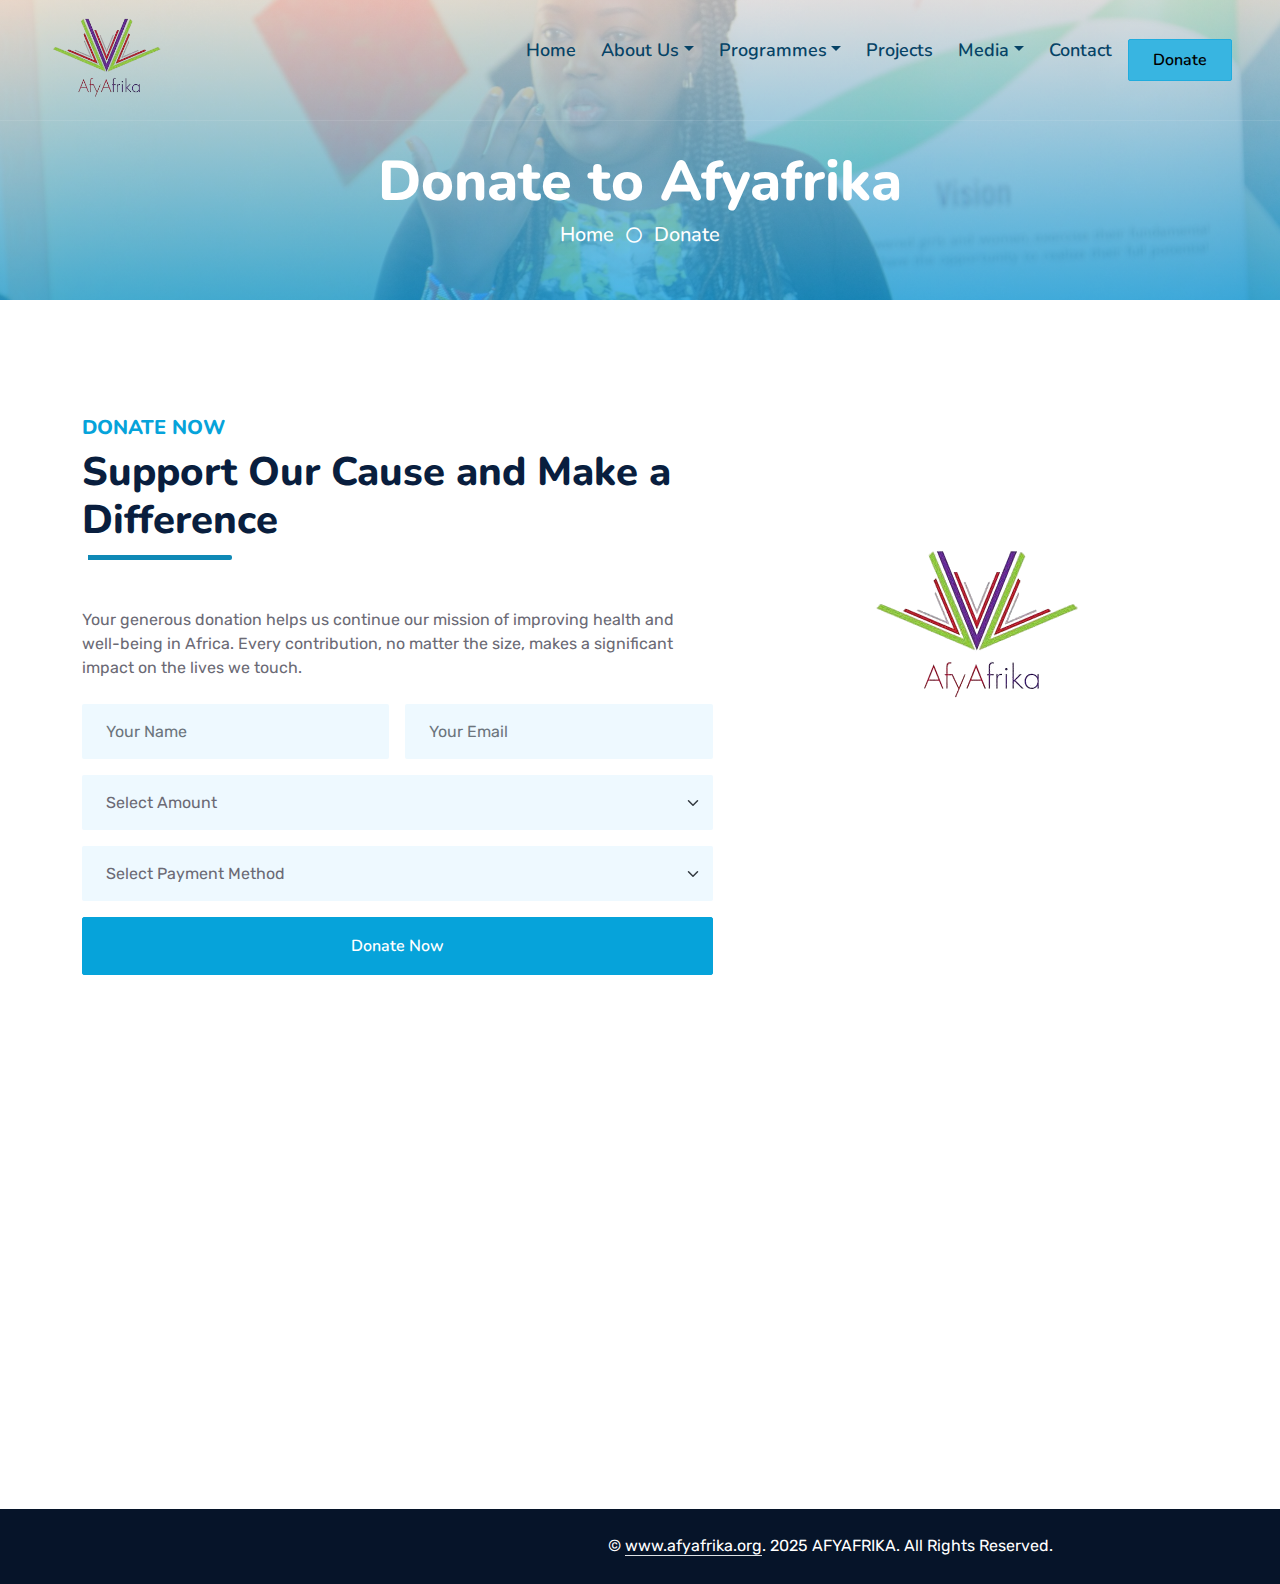
<file: donate.html>
<!DOCTYPE html>
<html lang="en">

<head>
    <meta charset="utf-8">
    <title>Afyafrika - Donate</title>
    <meta content="width=device-width, initial-scale=1.0" name="viewport">

    <!-- Favicon -->
    <link href="img/favicon.ico" rel="icon">

    <!-- Google Web Fonts -->
    <link rel="preconnect" href="https://fonts.googleapis.com">
    <link rel="preconnect" href="https://fonts.gstatic.com" crossorigin>
    <link
        href="https://fonts.googleapis.com/css2?family=Nunito:wght@400;600;700;800&family=Rubik:wght@400;500;600;700&display=swap"
        rel="stylesheet">

    <!-- Icon Font Stylesheet -->
    <link href="https://cdnjs.cloudflare.com/ajax/libs/font-awesome/5.10.0/css/all.min.css" rel="stylesheet">
    <link href="https://cdn.jsdelivr.net/npm/bootstrap-icons@1.4.1/font/bootstrap-icons.css" rel="stylesheet">

    <!-- Libraries Stylesheet -->
    <link href="lib/owlcarousel/assets/owl.carousel.min.css" rel="stylesheet">
    <link href="lib/animate/animate.min.css" rel="stylesheet">

    <!-- Customized Bootstrap Stylesheet -->
    <link href="css/bootstrap.min.css" rel="stylesheet">

    <!-- Template Stylesheet -->
    <link href="css/style.css" rel="stylesheet">
</head>

<body>
    <!-- Spinner Start -->
    <div id="spinner"
        class="show bg-white position-fixed translate-middle w-100 vh-100 top-50 start-50 d-flex align-items-center justify-content-center">
        <div class="spinner"></div>
    </div>
    <!-- Spinner End -->

    <!-- Navbar Start -->
    <div class="container-fluid position-relative p-0">
        <nav class="navbar navbar-expand-lg navbar-dark px-5 py-3 py-lg-0">
            <a href="index.html" class="navbar-brand p-0">
                <img src="img/logo.png" alt="Afyafrika Logo" style="height: 120px;">
            </a>
            <button class="navbar-toggler" type="button" data-bs-toggle="collapse" data-bs-target="#navbarCollapse">
                <span class="fa fa-bars"></span>
            </button>
            <div class="collapse navbar-collapse" id="navbarCollapse">
                <div class="navbar-nav ms-auto py-0">
                    <a href="index.html" class="nav-item nav-link">Home</a>
                    <div class="nav-item dropdown">
                        <a href="#" class="nav-link dropdown-toggle" data-bs-toggle="dropdown">About Us</a>
                        <div class="dropdown-menu m-0">
                            <a href="about.html" class="dropdown-item">Who We Are</a>
                            <a href="team.html" class="dropdown-item">Board of Directors</a>
                            <a href="team.html" class="dropdown-item">Our Team</a>
                            <a href="Donors&Partners.html" class="dropdown-item">Donors & Partners</a>
                            <a href="opportunities.html" class="dropdown-item">Opportunities</a>
                            <a href="history.html" class="dropdown-item">Our History</a>
                        </div>
                    </div>
                    <div class="nav-item dropdown">
                        <a href="#" class="nav-link dropdown-toggle" data-bs-toggle="dropdown">Programmes</a>
                        <div class="dropdown-menu m-0">
                            <a href="End-Violence.html" class="dropdown-item">Ending Violence Against Women & Girls</a>
                            <a href="supporting-women.html" class="dropdown-item">Supporting Women Economic
                                Empowerment</a>
                            <a href="promoting.html" class="dropdown-item">Promoting Participation of Women & Girls</a>
                        </div>
                    </div>
                    <a href="projects.html" class="nav-item nav-link">Projects</a>
                    <div class="nav-item dropdown">
                        <a href="#" class="nav-link dropdown-toggle" data-bs-toggle="dropdown">Media</a>
                        <div class="dropdown-menu m-0">
                            <a href="posts.html" class="dropdown-item">Posts</a>
                            <a href="library.html" class="dropdown-item">Media</a>
                        </div>
                    </div>
                    <a href="contact.html" class="nav-item nav-link">Contact</a>
                </div>
                <a href="donate.html" class="btn btn-primary py-2 px-4 ms-3 active">Donate</a>
            </div>
        </nav>

        <div class="container-fluid bg-primary py-5 bg-header" style="margin-bottom: 20px;">
            <div class="row py-1">
                <div class="col-12 pt-lg-5 mt-lg-5 text-center">
                    <h1 class="display-4 text-white animated zoomIn">Donate to Afyafrika</h1>
                    <a href="" class="h5 text-white">Home</a>
                    <i class="far fa-circle text-white px-2"></i>
                    <a href="" class="h5 text-white">Donate</a>
                </div>
            </div>
        </div>
    </div>
    <!-- Navbar End -->

    <!-- Donate Start -->
    <div class="container-fluid py-5 wow fadeInUp" data-wow-delay="0.1s">
        <div class="container py-5">
            <div class="row g-5">
                <!-- Left side (Form) -->
                <div class="col-lg-7 wow slideInUp" data-wow-delay="0.3s">
                    <div class="section-title position-relative pb-3 mb-5">
                        <h5 class="fw-bold text-primary text-uppercase">Donate Now</h5>
                        <h1 class="mb-0">Support Our Cause and Make a Difference</h1>
                    </div>
                    <p class="mb-4">Your generous donation helps us continue our mission of improving health and
                        well-being in Africa. Every contribution, no matter the size, makes a significant impact on the
                        lives we touch.</p>
                    <form id="donationForm" onsubmit="return validateForm()">
                        <div class="row g-3">
                            <div class="col-md-6">
                                <input type="text" class="form-control border-0 bg-light px-4" placeholder="Your Name"
                                    style="height: 55px;" required>
                            </div>
                            <div class="col-md-6">
                                <input type="email" class="form-control border-0 bg-light px-4" placeholder="Your Email"
                                    style="height: 55px;" required>
                            </div>
                            <div class="col-12">
                                <select id="amount" name="amount" class="form-select border-0 bg-light px-4"
                                    style="height: 55px;" required>
                                    <option value="">Select Amount</option>
                                    <option value="10">$10</option>
                                    <option value="25">$25</option>
                                    <option value="50">$50</option>
                                    <option value="100">$100</option>
                                    <option value="custom">Custom Amount</option>
                                </select>
                            </div>
                            <div id="customAmountDiv" class="col-12" style="display:none;">
                                <input type="number" id="customAmount" name="customAmount"
                                    class="form-control border-0 bg-light px-4" placeholder="Enter custom amount"
                                    style="height: 55px;">
                            </div>
                            <div class="col-12">
                                <select id="paymentMethod" name="paymentMethod"
                                    class="form-select border-0 bg-light px-4" style="height: 55px;" required>
                                    <option value="">Select Payment Method</option>
                                    <option value="bank">Bank Transfer</option>
                                    <option value="mpesa">M-Pesa</option>
                                    <option value="airtel">Airtel Money</option>
                                </select>
                            </div>
                            <div class="col-12">
                                <button type="button" class="btn btn-primary w-100 py-3" id="donateButton">Donate
                                    Now</button>
                            </div>
                        </div>
                    </form>
                </div>

                <!-- Right side (Logo) -->
                <div class="col-lg-5 d-none d-lg-block wow slideInUp" data-wow-delay="0.5s" style="text-align: center;">
                    <img src="img/logo.png" alt="Logo" class="img-fluid"
                        style="max-width: 80%; height: auto; margin-top: 100px;">
                </div>
            </div>
        </div>
    </div>
    <!-- Donate End -->

    <!-- Payment Details Modal -->
    <div class="modal fade" id="paymentModal" tabindex="-1" aria-labelledby="paymentModalLabel" aria-hidden="true">
        <div class="modal-dialog">
            <div class="modal-content">
                <div class="modal-header">
                    <h5 class="modal-title" id="paymentModalLabel">Payment Instructions</h5>
                    <button type="button" class="btn-close" data-bs-dismiss="modal" aria-label="Close"></button>
                </div>
                <div class="modal-body">
                    <p><strong>Paybill Number:</strong> <span id="paybill"></span></p>
                    <p><strong>Account Number:</strong> <span id="accountNumber"></span></p>
                    <p><strong>Amount:</strong> $<span id="donationAmount"></span></p>
                </div>
                <div class="modal-footer">
                    <button type="button" class="btn btn-secondary" data-bs-dismiss="modal">Close</button>
                    <button type="button" class="btn btn-primary" data-bs-dismiss="modal"
                        id="confirmDonation">Confirm</button>
                </div>
            </div>
        </div>
    </div>

    <!-- Thank You Message -->
    <div id="thankYouMessage" class="modal fade" tabindex="-1" aria-labelledby="thankYouModalLabel" aria-hidden="true">
        <div class="modal-dialog">
            <div class="modal-content">
                <div class="modal-header">
                    <h5 class="modal-title" id="thankYouModalLabel">Thank You!</h5>
                </div>
                <div class="modal-body">
                    <p>Thank you, <strong id="thankYouUserName"></strong>, for your generous donation. We appreciate your support!</p>
                </div>
                <div class="modal-footer">
                    <button type="button" class="btn btn-primary" data-bs-dismiss="modal">Close</button>
                </div>
            </div>
        </div>
    </div>
    


    <!-- Footer Start -->
    <div class="container-fluid bg-dark text-light mt-5 wow fadeInUp" data-wow-delay="0.1s">
        <div class="container">
            <div class="row gx-5">
                <div class="col-lg-4 col-md-6 footer-about">
                    <div
                        class="d-flex flex-column align-items-center justify-content-center text-center h-100 bg-primary p-4">
                        <a href="index.html" class="navbar-brand">
                            <img src="img/logo.png" alt="Afyafrika Logo" style="height: 90px;">
                        </a>
                        <p class="mt-3 mb-4">AfyAfrika</p>
                        <form action="">
                            <div class="input-group">
                                <input type="text" class="form-control border-white p-3" placeholder="Your Email">
                                <button class="btn btn-dark">Sign Up</button>
                            </div>
                        </form>
                    </div>
                </div>
                <div class="col-lg-8 col-md-6">
                    <div class="row gx-5">
                        <div class="col-lg-4 col-md-12 pt-5 mb-5">
                            <div class="section-title section-title-sm position-relative pb-3 mb-4">
                                <h3 class="text-light mb-0">Get In Touch</h3>
                            </div>
                            <div class="d-flex mb-2">
                                <i class="bi bi-geo-alt text-primary me-2"></i>
                                <p class="mb-0">Agricultural Finance Corporation Building<br /> P.O Box 73-20500, Narok.
                                </p>
                            </div>
                            <div class="d-flex mb-2">
                                <i class="bi bi-envelope-open text-primary me-2"></i>
                                <p class="mb-0">info@afyafrika.org</p>
                            </div>
                            <div class="d-flex mb-2">
                                <i class="bi bi-telephone text-primary me-2"></i>
                                <p class="mb-0">+254727068747</p>
                            </div>
                            <div class="d-flex mt-4">
                                <a class="btn btn-primary btn-square me-2" href="https://x.com/AfyAfrika"><i
                                        class="fab fa-twitter fw-normal"></i></a>
                                <a class="btn btn-primary btn-square me-2"
                                    href="https://www.facebook.com/afyafrika?__tn__=%3C"><i
                                        class="fab fa-facebook-f fw-normal"></i></a>
                                <a class="btn btn-primary btn-square me-2" href="#"><i
                                        class="fab fa-linkedin-in fw-normal"></i></a>
                                <a class="btn btn-primary btn-square"
                                    href="https://www.instagram.com/__afyafrika?igsh=dzE2dnh3NTNtZW9m"><i
                                        class="fab fa-instagram fw-normal"></i></a>
                            </div>
                        </div>
                        <div class="col-lg-4 col-md-12 pt-0 pt-lg-5 mb-5">
                            <div class="section-title section-title-sm position-relative pb-3 mb-4">
                                <h3 class="text-light mb-0">Quick Links</h3>
                            </div>
                            <div class="link-animated d-flex flex-column justify-content-start">
                                <a class="text-light mb-2" href="index.html"><i
                                        class="bi bi-arrow-right text-primary me-2"></i>Home</a>
                                <a class="text-light mb-2" href="about.html"><i
                                        class="bi bi-arrow-right text-primary me-2"></i>About Us</a>
                                <a class="text-light mb-2" href="projects.html"><i
                                        class="bi bi-arrow-right text-primary me-2"></i>Projects</a>
                                <a class="text-light mb-2" href="team.html"><i
                                        class="bi bi-arrow-right text-primary me-2"></i>Meet The Team</a>
                                <a class="text-light mb-2" href="posts.html"><i
                                        class="bi bi-arrow-right text-primary me-2"></i>Posts</a>
                                <a class="text-light" href="contact.html"><i
                                        class="bi bi-arrow-right text-primary me-2"></i>Contact Us</a>
                            </div>
                        </div>
                        <div class="col-lg-4 col-md-12 pt-0 pt-lg-5 mb-5">
                            <div class="section-title section-title-sm position-relative pb-3 mb-4">
                                <h3 class="text-light mb-0">Popular Links</h3>
                            </div>
                            <div class="link-animated d-flex flex-column justify-content-start">
                                <a class="text-light mb-2" href="index.html"><i
                                        class="bi bi-arrow-right text-primary me-2"></i>Home</a>
                                <a class="text-light mb-2" href="about.html"><i
                                        class="bi bi-arrow-right text-primary me-2"></i>About Us</a>
                                <a class="text-light mb-2" href="projects.html"><i
                                        class="bi bi-arrow-right text-primary me-2"></i>Projects</a>
                                <a class="text-light mb-2" href="team.html"><i
                                        class="bi bi-arrow-right text-primary me-2"></i>Meet The Team</a>
                                <a class="text-light mb-2" href="posts.html"><i
                                        class="bi bi-arrow-right text-primary me-2"></i>Posts</a>
                                <a class="text-light" href="contact.html"><i
                                        class="bi bi-arrow-right text-primary me-2"></i>Contact Us</a>
                            </div>
                        </div>
                    </div>
                </div>
            </div>
        </div>
    </div>
    <div class="container-fluid text-white" style="background: #061429;">
        <div class="container text-center">
            <div class="row justify-content-end">
                <div class="col-lg-8 col-md-6">
                    <div class="d-flex align-items-center justify-content-center" style="height: 75px;">
                        <p class="mb-0">&copy; <a class="text-white border-bottom" href="#">www.afyafrika.org</a>. 2025
                            AFYAFRIKA. All Rights Reserved.
                    </div>
                </div>
            </div>
        </div>
    </div>
    <!-- Footer End -->

    <!-- Back to Top -->
    <a href="#" class="btn btn-lg btn-primary btn-lg-square rounded back-to-top"><i class="bi bi-arrow-up"></i></a>

    <!-- JavaScript Libraries -->
    <script src="https://code.jquery.com/jquery-3.4.1.min.js"></script>
    <script src="https://cdn.jsdelivr.net/npm/bootstrap@5.0.0/dist/js/bootstrap.bundle.min.js"></script>
    <script src="lib/wow/wow.min.js"></script>
    <script src="lib/easing/easing.min.js"></script>
    <script src="lib/waypoints/waypoints.min.js"></script>
    <script src="lib/counterup/counterup.min.js"></script>
    <script src="lib/owlcarousel/owl.carousel.min.js"></script>

    <!-- Template Javascript -->
    <script src="js/main.js"></script>

    <script>
        document.getElementById('donateButton').addEventListener('click', function () {
            const userName = document.querySelector('#donationForm input[placeholder="Your Name"]').value;
            const paymentMethod = document.getElementById('paymentMethod').value;
            const amount = document.getElementById('amount').value;
            const customAmount = document.getElementById('customAmount').value || amount;

            // Set donation amount in modal
            document.getElementById('donationAmount').textContent = customAmount;

            // Set payment method details
            let paybill = '';
            let accountNumber = '';
            if (paymentMethod === 'bank') {
                paybill = '123456';
                accountNumber = '001';
            } else if (paymentMethod === 'mpesa') {
                paybill = '987654';
                accountNumber = '002';
            } else if (paymentMethod === 'airtel') {
                paybill = '567890';
                accountNumber = '003';
            }

            // Set the Paybill and Account Number in the modal
            document.getElementById('paybill').textContent = paybill;
            document.getElementById('accountNumber').textContent = accountNumber;

            // Show modal with payment details
            const paymentModal = new bootstrap.Modal(document.getElementById('paymentModal'));
            paymentModal.show();

            document.getElementById('thankYouUserName').textContent = userName || 'Supporter';
        });

        // Handle donation confirmation
        document.getElementById('confirmDonation').addEventListener('click', function () {
            // Show thank you message
            const thankYouMessage = new bootstrap.Modal(document.getElementById('thankYouMessage'));
            thankYouMessage.show();
        });
z
        // Show custom amount input if "Custom" is selected
        document.getElementById('amount').addEventListener('change', function () {
            if (this.value === 'custom') {
                document.getElementById('customAmountDiv').style.display = 'block';
            } else {
                document.getElementById('customAmountDiv').style.display = 'none';
            }
        });
    </script>

</body>

</html>
</file>
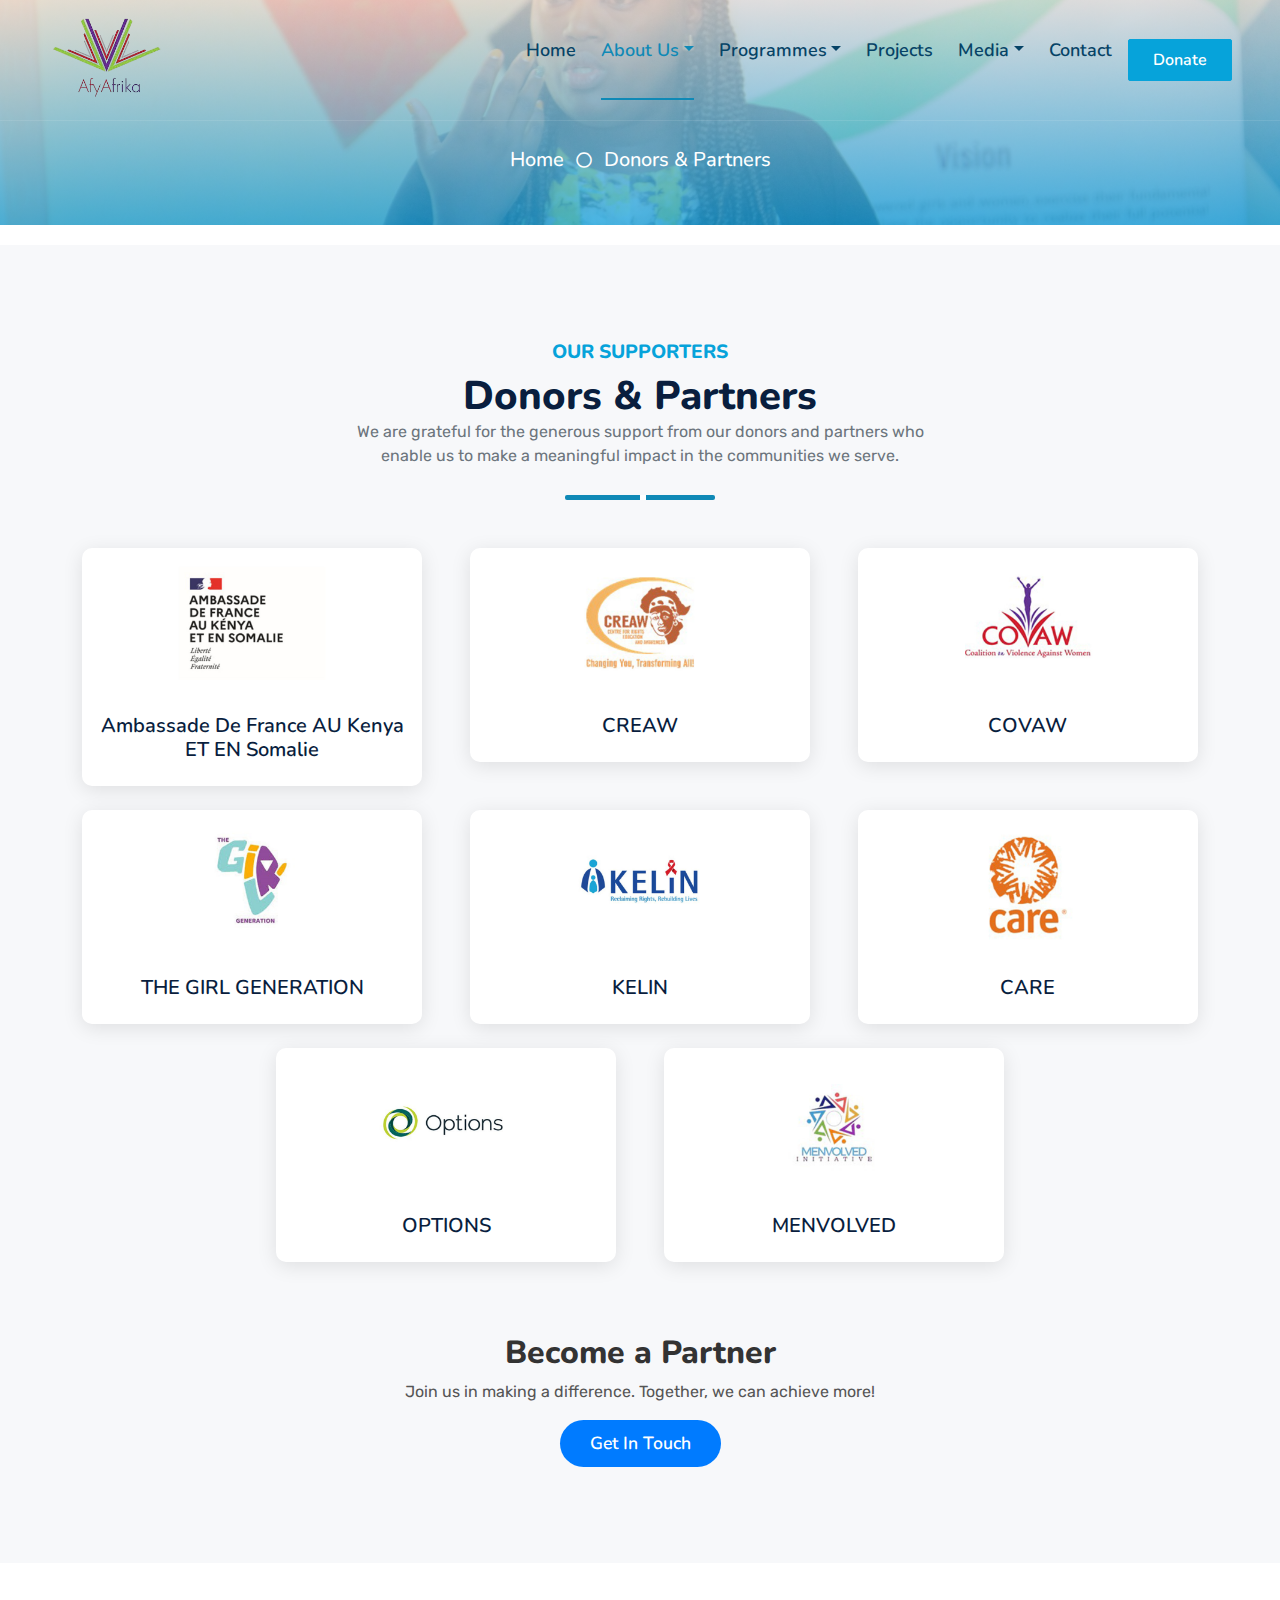
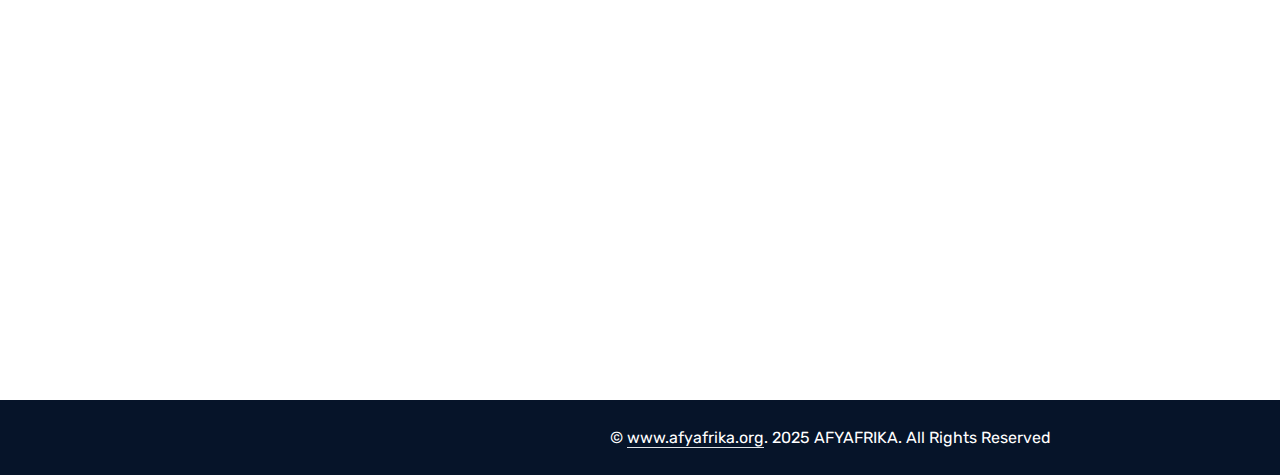
<file: Donors&Partners.html>
<!DOCTYPE html>
<html lang="en">

<head>
    <meta charset="utf-8">
    <title>Promoting Participation of Women & Girls - Afyafrika</title>
    <meta content="width=device-width, initial-scale=1.0" name="viewport">

    <!-- Favicon -->
    <link href="img/favicon.ico" rel="icon">

    <!-- Google Web Fonts -->
    <link rel="preconnect" href="https://fonts.googleapis.com">
    <link rel="preconnect" href="https://fonts.gstatic.com" crossorigin>
    <link
        href="https://fonts.googleapis.com/css2?family=Nunito:wght@400;600;700;800&family=Rubik:wght@400;500;600;700&display=swap"
        rel="stylesheet">

    <!-- Icon Font Stylesheet -->
    <link href="https://cdnjs.cloudflare.com/ajax/libs/font-awesome/5.10.0/css/all.min.css" rel="stylesheet">
    <link href="https://cdn.jsdelivr.net/npm/bootstrap-icons@1.4.1/font/bootstrap-icons.css" rel="stylesheet">

    <!-- Libraries Stylesheet -->
    <link href="lib/owlcarousel/assets/owl.carousel.min.css" rel="stylesheet">
    <link href="lib/animate/animate.min.css" rel="stylesheet">

    <!-- Customized Bootstrap Stylesheet -->
    <link href="css/bootstrap.min.css" rel="stylesheet">

    <!-- Template Stylesheet -->
    <link href="css/style.css" rel="stylesheet">

</head>

<body>
    <!-- Spinner Start -->
    <div id="spinner"
        class="show bg-white position-fixed translate-middle w-100 vh-100 top-50 start-50 d-flex align-items-center justify-content-center">
        <div class="spinner"></div>
    </div>
    <!-- Spinner End -->

    <!-- Navbar Start -->
    <div class="container-fluid position-relative p-0">
        <nav class="navbar navbar-expand-lg navbar-dark px-5 py-3 py-lg-0">
            <a href="index.html" class="navbar-brand p-0">
                <img src="img/logo.png" alt="Afyafrika Logo" style="height: 120px;">
            </a>
            <button class="navbar-toggler" type="button" data-bs-toggle="collapse" data-bs-target="#navbarCollapse">
                <span class="fa fa-bars"></span>
            </button>
            <div class="collapse navbar-collapse" id="navbarCollapse">
                <div class="navbar-nav ms-auto py-0">
                    <a href="index.html" class="nav-item nav-link">Home</a>
                    <div class="nav-item dropdown">
                        <a href="#" class="nav-link dropdown-toggle active" data-bs-toggle="dropdown">About Us</a>
                        <div class="dropdown-menu m-0">
                            <a href="about.html" class="dropdown-item">Who We Are</a>
                            <a href="team.html" class="dropdown-item">Board of Directors</a>
                            <a href="team.html" class="dropdown-item">Our Team</a>
                            <a href="Donors&Partners.html" class="dropdown-item active">Donors & Partners</a>
                            <a href="opportunities.html" class="dropdown-item">Opportunities</a>
                            <a href="history.html" class="dropdown-item">Our History</a>
                        </div>
                    </div>
                    <div class="nav-item dropdown">
                        <a href="#" class="nav-link dropdown-toggle" data-bs-toggle="dropdown">Programmes</a>
                        <div class="dropdown-menu m-0">
                            <a href="End-Violence.html" class="dropdown-item">Ending Violence Against Women & Girls</a>
                            <a href="Supporting-Women.html" class="dropdown-item">Supporting Women Economic
                                Empowerment</a>
                            <a href="promoting.html" class="dropdown-item">Promoting Participation of Women &
                                Girls</a>
                        </div>
                    </div>
                    <a href="projects.html" class="nav-item nav-link">Projects</a>
                    <div class="nav-item dropdown">
                        <a href="#" class="nav-link dropdown-toggle" data-bs-toggle="dropdown">Media</a>
                        <div class="dropdown-menu m-0">
                            <a href="posts.html" class="dropdown-item">Posts</a>
                            <a href="library.html" class="dropdown-item">Media</a>
                        </div>
                    </div>
                    <a href="contact.html" class="nav-item nav-link">Contact</a>
                </div>
                <a href="donate.html" class="btn btn-primary py-2 px-4 ms-3">Donate</a>
            </div>
        </nav>

        <div class="container-fluid bg-primary py-5 bg-header" style="margin-bottom: 20px;">
            <div class="row py-1">
                <div class="col-12 pt-lg-5 mt-lg-5 text-center">
                    <a href="index.html" class="h5 text-white">Home</a>
                    <i class="far fa-circle text-white px-2"></i>
                    <a href="Promoting-Participation.html" class="h5 text-white">Donors & Partners</a>
                </div>
            </div>
        </div>
    </div>
    <!-- Navbar End -->

    <!-- Donors & Partners Start -->
    <div class="container-fluid py-5" style="background-color: #f7f8fa;">
        <div class="container py-5">
            <!-- Section Title -->
            <div class="section-title text-center position-relative pb-3 mb-5 mx-auto" style="max-width: 600px;">
                <h5 class="fw-bold text-primary text-uppercase" style="font-size: 1.2rem;">Our Supporters</h5>
                <h1 class="mb-0" style="font-size: 2.5rem; font-weight: bold;">Donors & Partners</h1>
                <p class="text-muted" style="font-size: 1rem;">We are grateful for the generous support from our donors
                    and partners who enable us to make a meaningful impact in the communities we serve.</p>
            </div>

            <!-- Donors and Partners Logos Section -->
            <div class="row gx-5 justify-content-center">
                <!-- Donor 1 -->
                <div class="col-md-4 col-sm-6 mb-4">
                    <div class="card"
                        style="border: none; box-shadow: 0 4px 20px rgba(0, 0, 0, 0.1); border-radius: 10px; background-color: #fff;">
                        <img src="img/ambassade.jpg" class="card-img-top"
                            style="height: 150px; object-fit: contain; border-radius: 10px 10px 0 0;"
                            alt="Donor Logo 1">
                        <div class="card-body text-center">
                            <h5 class="card-title" style="font-size: 1.25rem; font-weight: 600;">Ambassade De France AU Kenya ET EN Somalie
                            </h5>
                        </div>
                    </div>
                </div>

                <!-- Donor 2 -->
                <div class="col-md-4 col-sm-6 mb-4">
                    <div class="card"
                        style="border: none; box-shadow: 0 4px 20px rgba(0, 0, 0, 0.1); border-radius: 10px; background-color: #fff;">
                        <img src="img/creaw.jpg" class="card-img-top"
                            style="height: 150px; object-fit: contain; border-radius: 10px 10px 0 0;"
                            alt="Donor Logo 2">
                        <div class="card-body text-center">
                            <h5 class="card-title" style="font-size: 1.25rem; font-weight: 600;">CREAW
                            </h5>
                        </div>
                    </div>
                </div>

                <!-- Donor 3 -->
                <div class="col-md-4 col-sm-6 mb-4">
                    <div class="card"
                        style="border: none; box-shadow: 0 4px 20px rgba(0, 0, 0, 0.1); border-radius: 10px; background-color: #fff;">
                        <img src="img/covaw.jpg" class="card-img-top"
                            style="height: 150px; object-fit: contain; border-radius: 10px 10px 0 0;"
                            alt="Donor Logo 3">
                        <div class="card-body text-center">
                            <h5 class="card-title" style="font-size: 1.25rem; font-weight: 600;">COVAW
                            </h5>
                        </div>
                    </div>
                </div>

                <!-- Donor 4 -->
                <div class="col-md-4 col-sm-6 mb-4">
                    <div class="card"
                        style="border: none; box-shadow: 0 4px 20px rgba(0, 0, 0, 0.1); border-radius: 10px; background-color: #fff;">
                        <img src="img/the girl.jpg" class="card-img-top"
                            style="height: 150px; object-fit: contain; border-radius: 10px 10px 0 0;"
                            alt="Donor Logo 4">
                        <div class="card-body text-center">
                            <h5 class="card-title" style="font-size: 1.25rem; font-weight: 600;">THE GIRL GENERATION
                            </h5>
                        </div>
                    </div>
                </div>

                <!-- Donor 5 -->
                <div class="col-md-4 col-sm-6 mb-4">
                    <div class="card"
                        style="border: none; box-shadow: 0 4px 20px rgba(0, 0, 0, 0.1); border-radius: 10px; background-color: #fff;">
                        <img src="img/Kerlin.jpg" class="card-img-top"
                            style="height: 150px; object-fit: contain; border-radius: 10px 10px 0 0;"
                            alt="Donor Logo 5">
                        <div class="card-body text-center">
                            <h5 class="card-title" style="font-size: 1.25rem; font-weight: 600;">KELIN
                            </h5>
                        </div>
                    </div>
                </div>
                <div class="col-md-4 col-sm-6 mb-4">
                    <div class="card"
                        style="border: none; box-shadow: 0 4px 20px rgba(0, 0, 0, 0.1); border-radius: 10px; background-color: #fff;">
                        <img src="img/care.jpg" class="card-img-top"
                            style="height: 150px; object-fit: contain; border-radius: 10px 10px 0 0;"
                            alt="Donor Logo 5">
                        <div class="card-body text-center">
                            <h5 class="card-title" style="font-size: 1.25rem; font-weight: 600;">CARE
                            </h5>
                        </div>
                    </div>
                </div>
                <div class="col-md-4 col-sm-6 mb-4">
                    <div class="card"
                        style="border: none; box-shadow: 0 4px 20px rgba(0, 0, 0, 0.1); border-radius: 10px; background-color: #fff;">
                        <img src="img/options.jpg" class="card-img-top"
                            style="height: 150px; object-fit: contain; border-radius: 10px 10px 0 0;"
                            alt="Donor Logo 5">
                        <div class="card-body text-center">
                            <h5 class="card-title" style="font-size: 1.25rem; font-weight: 600;">OPTIONS
                            </h5>
                        </div>
                    </div>
                </div>
                <div class="col-md-4 col-sm-6 mb-4">
                    <div class="card"
                        style="border: none; box-shadow: 0 4px 20px rgba(0, 0, 0, 0.1); border-radius: 10px; background-color: #fff;">
                        <img src="img/menvolved.jpg" class="card-img-top"
                            style="height: 150px; object-fit: contain; border-radius: 10px 10px 0 0;"
                            alt="Donor Logo 5">
                        <div class="card-body text-center">
                            <h5 class="card-title" style="font-size: 1.25rem; font-weight: 600;">MENVOLVED
                            </h5>
                        </div>
                    </div>
                </div>

            </div>

            <!-- CTA Section -->
            <div class="text-center mt-5">
                <h2 style="font-size: 2rem; font-weight: 600; color: #333;">Become a Partner</h2>
                <p style="font-size: 1rem; color: #555;">Join us in making a difference. Together, we can achieve more!
                </p>
                <a href="contact.html" class="btn btn-primary btn-lg"
                    style="padding: 10px 30px; font-size: 1.1rem; border-radius: 25px; background-color: #007bff; border: none;">Get
                    In Touch</a>
            </div>
        </div>
    </div>
    <!-- Donors & Partners End -->

    <!-- Footer Start -->
    <div class="container-fluid bg-dark text-light mt-5 wow fadeInUp" data-wow-delay="0.1s">
        <div class="container">
            <div class="row gx-5">
                <div class="col-lg-4 col-md-6 footer-about">
                    <div
                        class="d-flex flex-column align-items-center justify-content-center text-center h-90 bg-primary p-4">
                        <a href="index.html" class="navbar-brand">
                            <img src="img/logo.png" alt="Startup Logo" style="height: 90px;">
                        </a>
                        <p class="mt-3 mb-4">AfyAfrika</p>
                        <form action="">
                            <div class="input-group">
                                <input type="text" class="form-control border-white p-3" placeholder="Your Email">
                                <button class="btn btn-dark">Sign Up</button>
                            </div>
                        </form>
                    </div>
                </div>
                <div class="col-lg-8 col-md-6">
                    <div class="row gx-5">
                        <div class="col-lg-4 col-md-12 pt-5 mb-5">
                            <div class="section-title section-title-sm position-relative pb-3 mb-4">
                                <h3 class="text-light mb-0">Get In Touch</h3>
                            </div>
                            <div class="d-flex mb-2">
                                <i class="bi bi-geo-alt text-primary me-2"></i>
                                <p class="mb-0">Agricultural Finance Corporation Building<br /> P.O Box 73-20500, Narok.
                                </p>
                            </div>
                            <div class="d-flex mb-2">
                                <i class="bi bi-envelope-open text-primary me-2"></i>
                                <p class="mb-0">afyafrika@gmail.com</p>
                            </div>
                            <div class="d-flex mb-2">
                                <i class="bi bi-telephone text-primary me-2"></i>
                                <p class="mb-0">+254727068747</p>
                            </div>
                            <div class="d-flex mt-4">
                                <a class="btn btn-primary btn-square me-2" href="#"><i
                                        class="fab fa-twitter fw-normal"></i></a>
                                <a class="btn btn-primary btn-square me-2" href="#"><i
                                        class="fab fa-facebook-f fw-normal"></i></a>
                                <a class="btn btn-primary btn-square me-2" href="#"><i
                                        class="fab fa-linkedin-in fw-normal"></i></a>
                                <a class="btn btn-primary btn-square" href="#"><i
                                        class="fab fa-instagram fw-normal"></i></a>
                            </div>
                        </div>
                        <div class="col-lg-4 col-md-12 pt-0 pt-lg-5 mb-5">
                            <div class="section-title section-title-sm position-relative pb-3 mb-4">
                                <h3 class="text-light mb-0">Quick Links</h3>
                            </div>
                            <div class="link-animated d-flex flex-column justify-content-start">
                                <a class="text-light mb-2" href="index.html"><i
                                        class="bi bi-arrow-right text-primary me-2"></i>Home</a>
                                <a class="text-light mb-2" href="about.html"><i
                                        class="bi bi-arrow-right text-primary me-2"></i>About Us</a>
                                <a class="text-light mb-2" href="projects.html"><i
                                        class="bi bi-arrow-right text-primary me-2"></i>Projects</a>
                                <a class="text-light mb-2" href="team.html"><i
                                        class="bi bi-arrow-right text-primary me-2"></i>Meet The Team</a>
                                <a class="text-light mb-2" href="posts.html"><i
                                        class="bi bi-arrow-right text-primary me-2"></i>Posts</a>
                                <a class="text-light" href="contact.html"><i
                                        class="bi bi-arrow-right text-primary me-2"></i>Contact Us</a>
                            </div>
                        </div>
                        <div class="col-lg-4 col-md-12 pt-0 pt-lg-5 mb-5">
                            <div class="section-title section-title-sm position-relative pb-3 mb-4">
                                <h3 class="text-light mb-0">Popular Links</h3>
                            </div>
                            <div class="link-animated d-flex flex-column justify-content-start">
                                <a class="text-light mb-2" href="index.html"><i
                                        class="bi bi-arrow-right text-primary me-2"></i>Home</a>
                                <a class="text-light mb-2" href="about.html"><i
                                        class="bi bi-arrow-right text-primary me-2"></i>About Us</a>
                                <a class="text-light mb-2" href="projects.html"><i
                                        class="bi bi-arrow-right text-primary me-2"></i>Projects</a>
                                <a class="text-light mb-2" href="team.html"><i
                                        class="bi bi-arrow-right text-primary me-2"></i>Meet The Team</a>
                                <a class="text-light mb-2" href="posts.html"><i
                                        class="bi bi-arrow-right text-primary me-2"></i>Posts</a>
                                <a class="text-light" href="contact.html"><i
                                        class="bi bi-arrow-right text-primary me-2"></i>Contact Us</a>
                            </div>
                        </div>
                    </div>
                </div>
            </div>
        </div>
    </div>
    <div class="container-fluid text-white" style="background: #061429;">
        <div class="container text-center">
            <div class="row justify-content-end">
                <div class="col-lg-8 col-md-6">
                    <div class="d-flex align-items-center justify-content-center" style="height: 75px;">
                        <p class="mb-0">&copy; <a class="text-white border-bottom" href="#">www.afyafrika.org</a>. 2025
                            AFYAFRIKA. All Rights Reserved
                    </div>
                </div>
            </div>
        </div>
    </div>
    <!-- Footer End -->

    <!-- Back to Top -->
    <a href="#" class="btn btn-lg btn-primary btn-lg-square rounded back-to-top"><i class="bi bi-arrow-up"></i></a>


    <!-- JavaScript Libraries -->
    <script src="https://code.jquery.com/jquery-3.4.1.min.js"></script>
    <script src="https://cdn.jsdelivr.net/npm/bootstrap@5.0.0/dist/js/bootstrap.bundle.min.js"></script>
    <script src="lib/wow/wow.min.js"></script>
    <script src="lib/easing/easing.min.js"></script>
    <script src="lib/waypoints/waypoints.min.js"></script>
    <script src="lib/counterup/counterup.min.js"></script>
    <script src="lib/owlcarousel/owl.carousel.min.js"></script>

    <!-- Template Javascript -->
    <script src="js/main.js"></script>
</body>

</html>
</file>
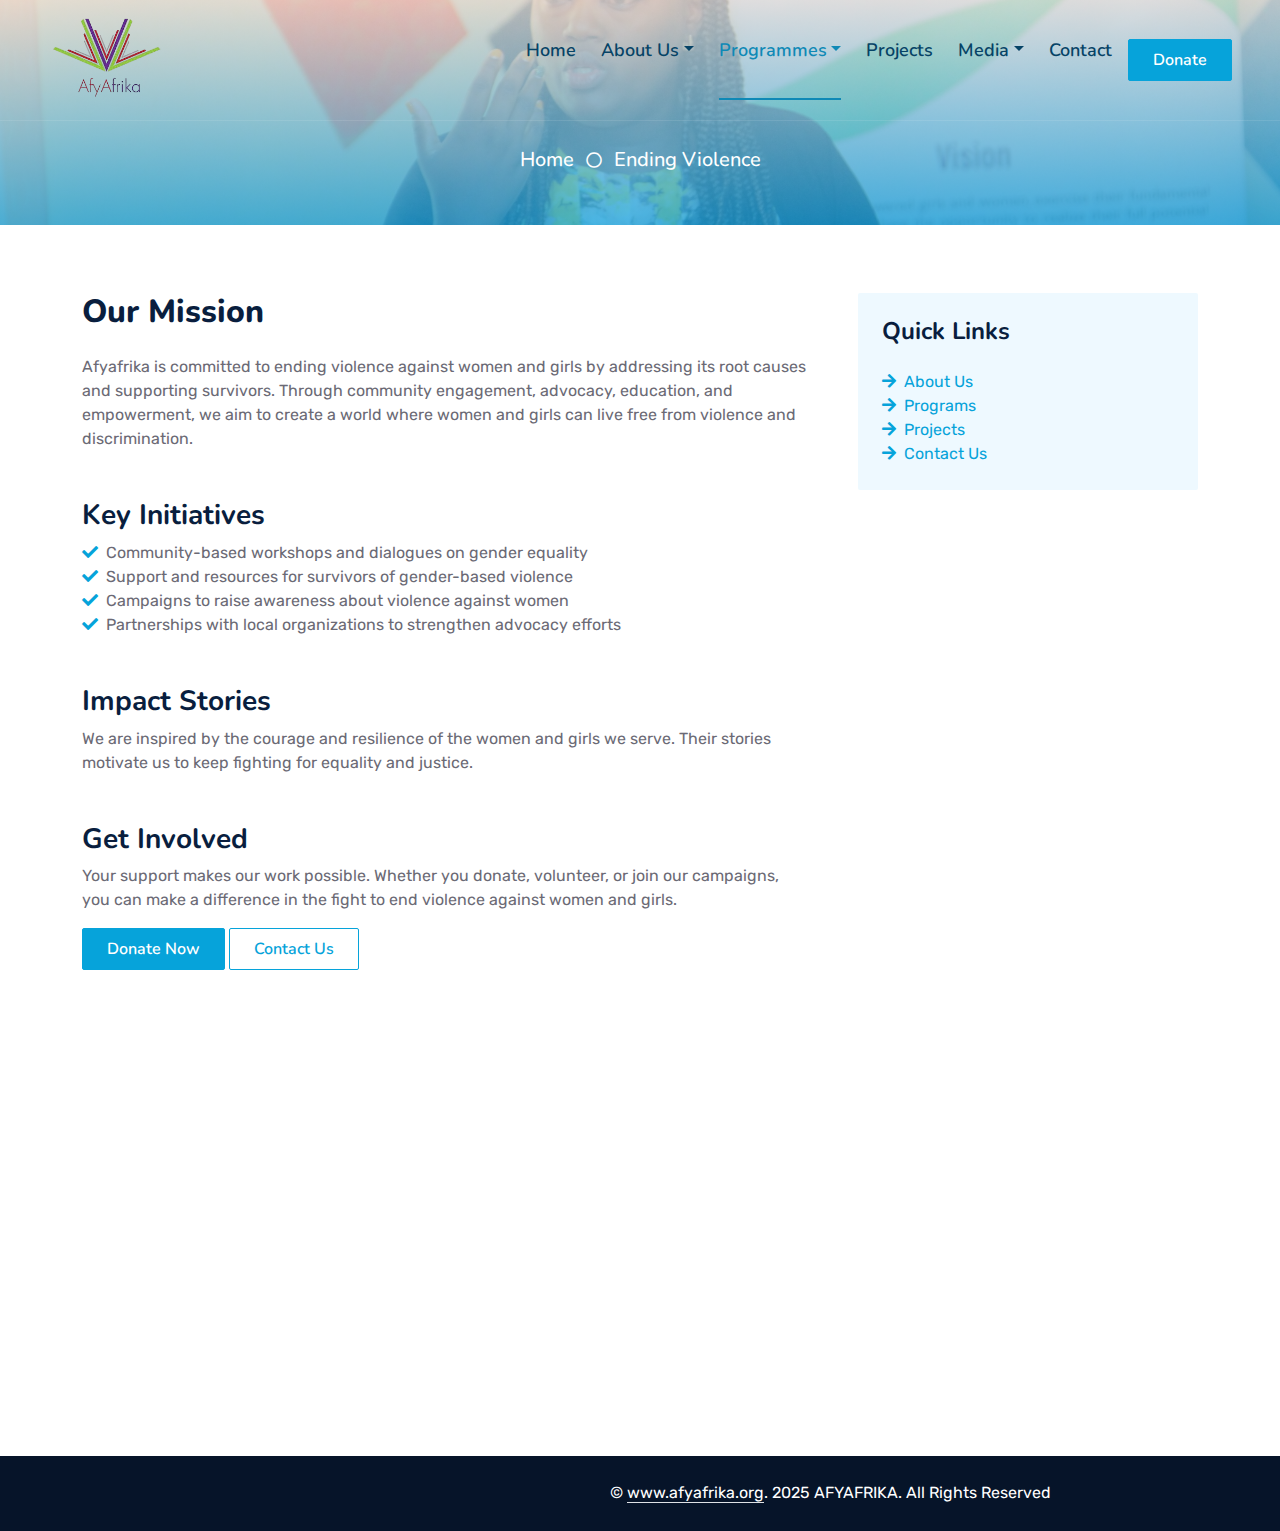
<file: End-Violence.html>
<!DOCTYPE html>
<html lang="en">


<head>
    <meta charset="utf-8">
    <title>Afyafrika</title>
    <meta content="width=device-width, initial-scale=1.0" name="viewport">

    <!-- Favicon -->
    <link href="img/favicon.ico" rel="icon">

    <!-- Google Web Fonts -->
    <link rel="preconnect" href="https://fonts.googleapis.com">
    <link rel="preconnect" href="https://fonts.gstatic.com" crossorigin>
    <link
        href="https://fonts.googleapis.com/css2?family=Nunito:wght@400;600;700;800&family=Rubik:wght@400;500;600;700&display=swap"
        rel="stylesheet">

    <!-- Icon Font Stylesheet -->
    <link href="https://cdnjs.cloudflare.com/ajax/libs/font-awesome/5.10.0/css/all.min.css" rel="stylesheet">
    <link href="https://cdn.jsdelivr.net/npm/bootstrap-icons@1.4.1/font/bootstrap-icons.css" rel="stylesheet">

    <!-- Libraries Stylesheet -->
    <link href="lib/owlcarousel/assets/owl.carousel.min.css" rel="stylesheet">
    <link href="lib/animate/animate.min.css" rel="stylesheet">

    <!-- Customized Bootstrap Stylesheet -->
    <link href="css/bootstrap.min.css" rel="stylesheet">

    <!-- Template Stylesheet -->
    <link href="css/style.css" rel="stylesheet">
</head>

<body>
    <!-- Spinner Start -->
    <div id="spinner"
        class="show bg-white position-fixed translate-middle w-100 vh-100 top-50 start-50 d-flex align-items-center justify-content-center">
        <div class="spinner"></div>
    </div>
    <!-- Spinner End -->


    <!-- Navbar Start -->
    <div class="container-fluid position-relative p-0">
        <nav class="navbar navbar-expand-lg navbar-dark px-5 py-3 py-lg-0">
            <a href="index.html" class="navbar-brand p-0">
                <img src="img/logo.png" alt="Startup Logo" style="height: 120px;">
            </a>
            <button class="navbar-toggler" type="button" data-bs-toggle="collapse" data-bs-target="#navbarCollapse">
                <span class="fa fa-bars"></span>
            </button>
            <div class="collapse navbar-collapse" id="navbarCollapse">
                <div class="navbar-nav ms-auto py-0">
                    <a href="index.html" class="nav-item nav-link">Home</a>
                    <div class="nav-item dropdown">
                        <a href="#" class="nav-link dropdown-toggle" data-bs-toggle="dropdown">About Us</a>
                        <div class="dropdown-menu m-0">
                            <a href="about.html" class="dropdown-item">Who We Are</a>
                            <a href="team.html" class="dropdown-item">Board of Directors</a>
                            <a href="team.html" class="dropdown-item">Our Team</a>
                            <a href="Donors&Partners.html" class="dropdown-item">Donors & Partners</a>
                            <a href="opportunities.html" class="dropdown-item">Opportunities</a>
                            <a href="history.html" class="dropdown-item">Our History</a>
                        </div>
                    </div>
                    <div class="nav-item dropdown">
                        <a href="#" class="nav-link dropdown-toggle active" data-bs-toggle="dropdown">Programmes</a>
                        <div class="dropdown-menu m-0">
                            <a href="End-Violence.html" class="dropdown-item active">Ending Violence Against Women &
                                Girls</a>
                            <a href="supporting-women.html" class="dropdown-item">Supporting Women Economic
                                Empowerment</a>
                            <a href="promoting.html" class="dropdown-item">Promoting Participation of Women & Girls</a>
                        </div>
                    </div>
                    <a href="projects.html" class="nav-item nav-link">Projects</a>
                    <div class="nav-item dropdown">
                        <a href="#" class="nav-link dropdown-toggle" data-bs-toggle="dropdown">Media</a>
                        <div class="dropdown-menu m-0">
                            <a href="posts.html" class="dropdown-item">Posts</a>
                            <a href="library.html" class="dropdown-item">Media</a>
                        </div>
                    </div>
                    <a href="contact.html" class="nav-item nav-link">Contact</a>
                </div>
                <a href="donate.html" class="btn btn-primary py-2 px-4 ms-3">Donate</a>
        </nav>

        <div class="container-fluid bg-primary py-5 bg-header" style="margin-bottom: 20px;">
            <div class="row py-1">
                <div class="col-12 pt-lg-5 mt-lg-5 text-center">
                    <a href="" class="h5 text-white">Home</a>
                    <i class="far fa-circle text-white px-2"></i>
                    <a href="" class="h5 text-white">Ending Violence</a>
                </div>
            </div>
        </div>
    </div>
    <!-- Navbar End -->

    <!-- Program Details Start -->
    <div class="container py-5">
        <div class="row g-5">
            <div class="col-lg-8">
                <h2 class="mb-4">Our Mission</h2>
                <p>
                    Afyafrika is committed to ending violence against women and girls by addressing its root causes and
                    supporting
                    survivors. Through community engagement, advocacy, education, and empowerment, we aim to create a
                    world where
                    women and girls can live free from violence and discrimination.
                </p>
                <h3 class="mt-5">Key Initiatives</h3>
                <ul class="list-unstyled">
                    <li><i class="fa fa-check text-primary me-2"></i>Community-based workshops and dialogues on gender
                        equality</li>
                    <li><i class="fa fa-check text-primary me-2"></i>Support and resources for survivors of gender-based
                        violence</li>
                    <li><i class="fa fa-check text-primary me-2"></i>Campaigns to raise awareness about violence against
                        women</li>
                    <li><i class="fa fa-check text-primary me-2"></i>Partnerships with local organizations to strengthen
                        advocacy efforts</li>
                </ul>

                <h3 class="mt-5">Impact Stories</h3>
                <p>We are inspired by the courage and resilience of the women and girls we serve. Their stories motivate
                    us to keep fighting for equality and justice.</p>

                <h3 class="mt-5">Get Involved</h3>
                <p>Your support makes our work possible. Whether you donate, volunteer, or join our campaigns, you can
                    make a difference in the fight to end violence against women and girls.</p>
                <a href="donate.html" class="btn btn-primary py-2 px-4">Donate Now</a>
                <a href="contact.html" class="btn btn-outline-primary py-2 px-4">Contact Us</a>
            </div>

            <!-- Sidebar -->
            <div class="col-lg-4">
                <div class="bg-light p-4 rounded">
                    <h4 class="mb-4">Quick Links</h4>
                    <ul class="list-unstyled mb-0">
                        <li><a href="about.html" class="text-primary"><i class="fa fa-arrow-right me-2"></i>About Us</a>
                        </li>
                        <li><a href="programs.html" class="text-primary"><i
                                    class="fa fa-arrow-right me-2"></i>Programs</a></li>
                        <li><a href="projects.html" class="text-primary"><i
                                    class="fa fa-arrow-right me-2"></i>Projects</a></li>
                        <li><a href="contact.html" class="text-primary"><i class="fa fa-arrow-right me-2"></i>Contact
                                Us</a></li>
                    </ul>
                </div>
            </div>
        </div>
    </div>
    <!-- Program Details End -->

    <!-- Footer Start -->
    <div class="container-fluid bg-dark text-light mt-5 wow fadeInUp" data-wow-delay="0.1s">
        <div class="container">
            <div class="row gx-5">
                <div class="col-lg-4 col-md-6 footer-about">
                    <div
                        class="d-flex flex-column align-items-center justify-content-center text-center h-90 bg-primary p-4">
                        <a href="index.html" class="navbar-brand">
                            <img src="img/logo.png" alt="Startup Logo" style="height: 90px;">
                        </a>
                        <p class="mt-3 mb-4">AfyAfrika</p>
                        <form action="">
                            <div class="input-group">
                                <input type="text" class="form-control border-white p-3" placeholder="Your Email">
                                <button class="btn btn-dark">Sign Up</button>
                            </div>
                        </form>
                    </div>
                </div>
                <div class="col-lg-8 col-md-6">
                    <div class="row gx-5">
                        <div class="col-lg-4 col-md-12 pt-5 mb-5">
                            <div class="section-title section-title-sm position-relative pb-3 mb-4">
                                <h3 class="text-light mb-0">Get In Touch</h3>
                            </div>
                            <div class="d-flex mb-2">
                                <i class="bi bi-geo-alt text-primary me-2"></i>
                                <p class="mb-0">Agricultural Finance Corporation Building<br /> P.O Box 73-20500, Narok.
                                </p>
                            </div>
                            <div class="d-flex mb-2">
                                <i class="bi bi-envelope-open text-primary me-2"></i>
                                <p class="mb-0">afyafrika@gmail.com</p>
                            </div>
                            <div class="d-flex mb-2">
                                <i class="bi bi-telephone text-primary me-2"></i>
                                <p class="mb-0">+254727068747</p>
                            </div>
                            <div class="d-flex mt-4">
                                <a class="btn btn-primary btn-square me-2" href="https://x.com/AfyAfrika"><i
                                        class="fab fa-twitter fw-normal"></i></a>
                                <a class="btn btn-primary btn-square me-2"
                                    href="https://www.facebook.com/afyafrika?__tn__=%3C"><i
                                        class="fab fa-facebook-f fw-normal"></i></a>
                                <a class="btn btn-primary btn-square me-2" href=""><i
                                        class="fab fa-linkedin-in fw-normal"></i></a>
                                <a class="btn btn-primary btn-square"
                                    href="https://www.instagram.com/__afyafrika?igsh=dzE2dnh3NTNtZW9m"><i
                                        class="fab fa-instagram fw-normal"></i></a>
                            </div>
                        </div>
                        <div class="col-lg-4 col-md-12 pt-0 pt-lg-5 mb-5">
                            <div class="section-title section-title-sm position-relative pb-3 mb-4">
                                <h3 class="text-light mb-0">Quick Links</h3>
                            </div>
                            <div class="link-animated d-flex flex-column justify-content-start">
                                <a class="text-light mb-2" href="index.html"><i
                                        class="bi bi-arrow-right text-primary me-2"></i>Home</a>
                                <a class="text-light mb-2" href="about.html"><i
                                        class="bi bi-arrow-right text-primary me-2"></i>About Us</a>
                                <a class="text-light mb-2" href="projects.html"><i
                                        class="bi bi-arrow-right text-primary me-2"></i>Projects</a>
                                <a class="text-light mb-2" href="team.html"><i
                                        class="bi bi-arrow-right text-primary me-2"></i>Meet The Team</a>
                                <a class="text-light mb-2" href="posts.html"><i
                                        class="bi bi-arrow-right text-primary me-2"></i>Posts</a>
                                <a class="text-light" href="contact.html"><i
                                        class="bi bi-arrow-right text-primary me-2"></i>Contact Us</a>
                            </div>
                        </div>
                        <div class="col-lg-4 col-md-12 pt-0 pt-lg-5 mb-5">
                            <div class="section-title section-title-sm position-relative pb-3 mb-4">
                                <h3 class="text-light mb-0">Popular Links</h3>
                            </div>
                            <div class="link-animated d-flex flex-column justify-content-start">
                                <a class="text-light mb-2" href="index.html"><i
                                        class="bi bi-arrow-right text-primary me-2"></i>Home</a>
                                <a class="text-light mb-2" href="about.html"><i
                                        class="bi bi-arrow-right text-primary me-2"></i>About Us</a>
                                <a class="text-light mb-2" href="projects.html"><i
                                        class="bi bi-arrow-right text-primary me-2"></i>Projects</a>
                                <a class="text-light mb-2" href="team.html"><i
                                        class="bi bi-arrow-right text-primary me-2"></i>Meet The Team</a>
                                <a class="text-light mb-2" href="posts.html"><i
                                        class="bi bi-arrow-right text-primary me-2"></i>Posts</a>
                                <a class="text-light" href="contact.html"><i
                                        class="bi bi-arrow-right text-primary me-2"></i>Contact Us</a>
                            </div>
                        </div>
                    </div>
                </div>
            </div>
        </div>
    </div>
    <div class="container-fluid text-white" style="background: #061429;">
        <div class="container text-center">
            <div class="row justify-content-end">
                <div class="col-lg-8 col-md-6">
                    <div class="d-flex align-items-center justify-content-center" style="height: 75px;">
                        <p class="mb-0">&copy; <a class="text-white border-bottom" href="#">www.afyafrika.org</a>. 2025
                            AFYAFRIKA. All Rights Reserved
                    </div>
                </div>
            </div>
        </div>
    </div>
    <!-- Footer End -->
    <!-- Back to Top -->
    <a href="#" class="btn btn-lg btn-primary btn-lg-square rounded back-to-top"><i class="bi bi-arrow-up"></i></a>

    <!-- JavaScript Libraries -->
    <script src="https://code.jquery.com/jquery-3.4.1.min.js"></script>
    <script src="https://cdn.jsdelivr.net/npm/bootstrap@5.0.0/dist/js/bootstrap.bundle.min.js"></script>
    <script src="lib/wow/wow.min.js"></script>
    <script src="lib/easing/easing.min.js"></script>
    <script src="lib/waypoints/waypoints.min.js"></script>
    <script src="lib/counterup/counterup.min.js"></script>
    <script src="lib/owlcarousel/owl.carousel.min.js"></script>

    <!-- Template Javascript -->
    <script src="js/main.js"></script>
</body>

</html>
</file>
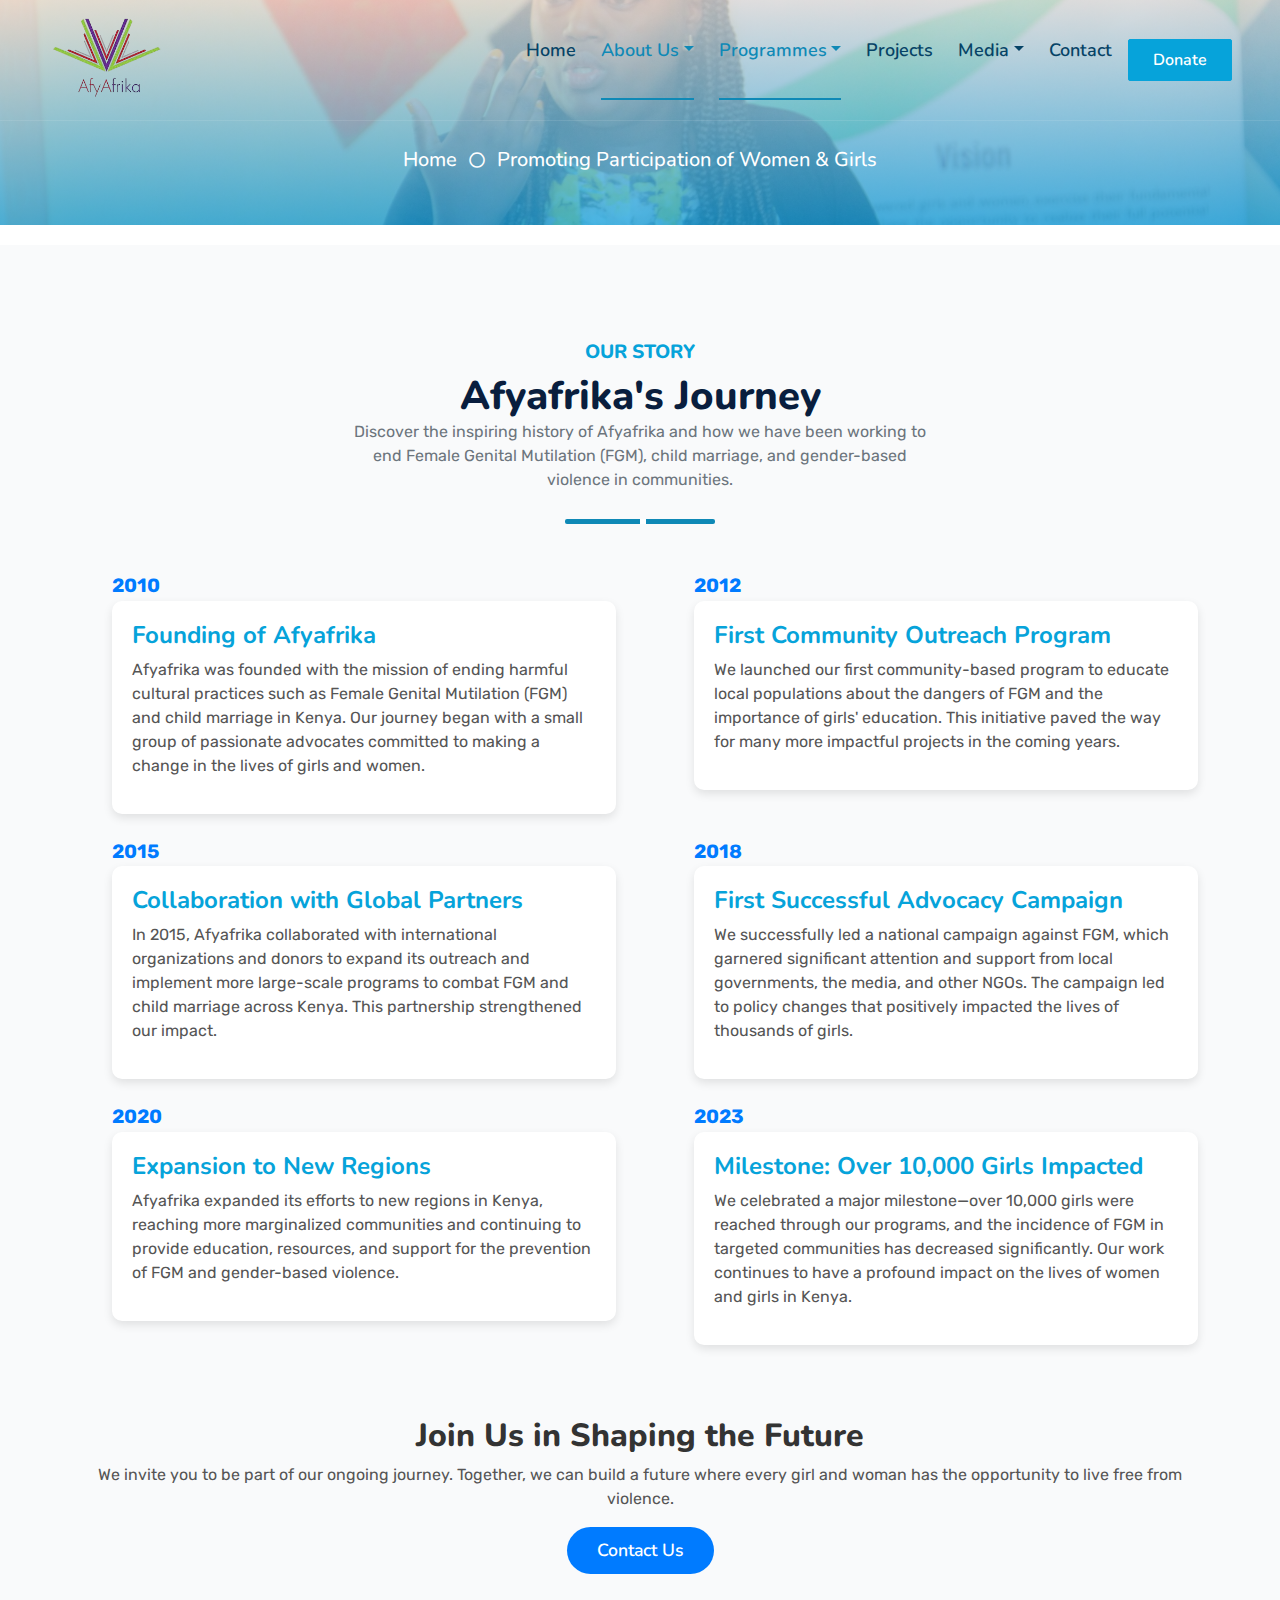
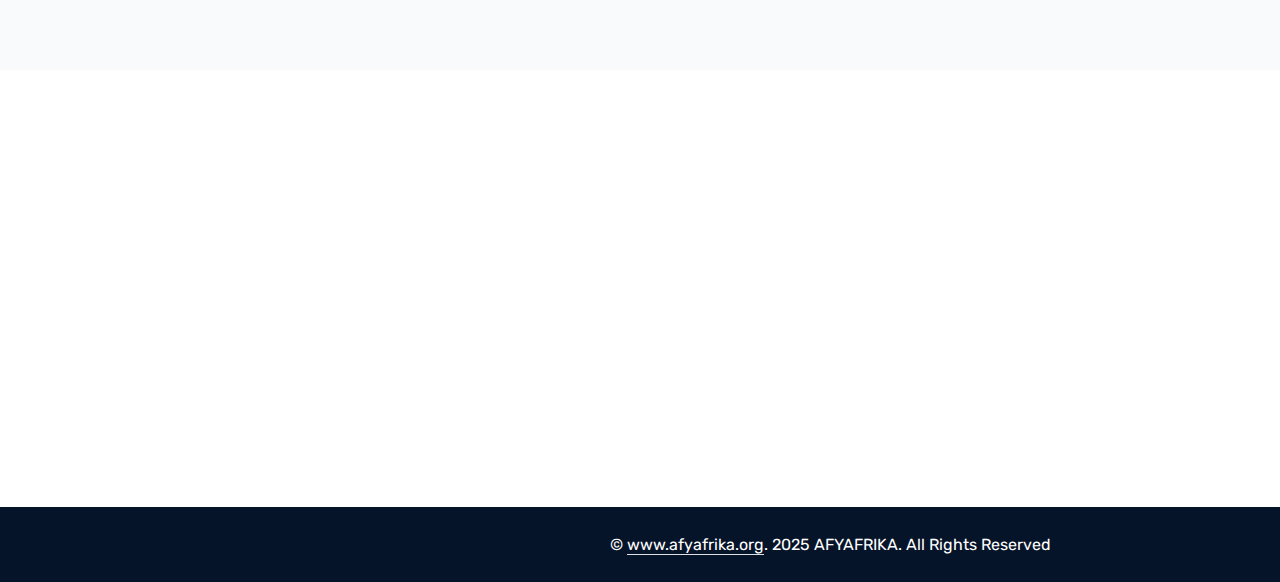
<file: history.html>
<!DOCTYPE html>
<html lang="en">

<head>
    <meta charset="utf-8">
    <title>Promoting Participation of Women & Girls - Afyafrika</title>
    <meta content="width=device-width, initial-scale=1.0" name="viewport">

    <!-- Favicon -->
    <link href="img/favicon.ico" rel="icon">

    <!-- Google Web Fonts -->
    <link rel="preconnect" href="https://fonts.googleapis.com">
    <link rel="preconnect" href="https://fonts.gstatic.com" crossorigin>
    <link
        href="https://fonts.googleapis.com/css2?family=Nunito:wght@400;600;700;800&family=Rubik:wght@400;500;600;700&display=swap"
        rel="stylesheet">

    <!-- Icon Font Stylesheet -->
    <link href="https://cdnjs.cloudflare.com/ajax/libs/font-awesome/5.10.0/css/all.min.css" rel="stylesheet">
    <link href="https://cdn.jsdelivr.net/npm/bootstrap-icons@1.4.1/font/bootstrap-icons.css" rel="stylesheet">

    <!-- Libraries Stylesheet -->
    <link href="lib/owlcarousel/assets/owl.carousel.min.css" rel="stylesheet">
    <link href="lib/animate/animate.min.css" rel="stylesheet">

    <!-- Customized Bootstrap Stylesheet -->
    <link href="css/bootstrap.min.css" rel="stylesheet">

    <!-- Template Stylesheet -->
    <link href="css/style.css" rel="stylesheet">

</head>

<body>
    <!-- Spinner Start -->
    <div id="spinner"
        class="show bg-white position-fixed translate-middle w-100 vh-100 top-50 start-50 d-flex align-items-center justify-content-center">
        <div class="spinner"></div>
    </div>
    <!-- Spinner End -->

    <!-- Navbar Start -->
    <div class="container-fluid position-relative p-0">
        <nav class="navbar navbar-expand-lg navbar-dark px-5 py-3 py-lg-0">
            <a href="index.html" class="navbar-brand p-0">
                <img src="img/logo.png" alt="Afyafrika Logo" style="height: 120px;">
            </a>
            <button class="navbar-toggler" type="button" data-bs-toggle="collapse" data-bs-target="#navbarCollapse">
                <span class="fa fa-bars"></span>
            </button>
            <div class="collapse navbar-collapse" id="navbarCollapse">
                <div class="navbar-nav ms-auto py-0">
                    <a href="index.html" class="nav-item nav-link">Home</a>
                    <div class="nav-item dropdown">
                        <a href="#" class="nav-link dropdown-toggle active" data-bs-toggle="dropdown">About Us</a>
                        <div class="dropdown-menu m-0">
                            <a href="about.html" class="dropdown-item">Who We Are</a>
                            <a href="team.html" class="dropdown-item">Board of Directors</a>
                            <a href="team.html" class="dropdown-item">Our Team</a>
                            <a href="Donors&Partners.html" class="dropdown-item">Donors & Partners</a>
                            <a href="opportunities.html" class="dropdown-item">Opportunities</a>
                            <a href="history.html" class="dropdown-item active">Our History</a>
                        </div>
                    </div>
                    <div class="nav-item dropdown">
                        <a href="#" class="nav-link dropdown-toggle active" data-bs-toggle="dropdown">Programmes</a>
                        <div class="dropdown-menu m-0">
                            <a href="End-Violence.html" class="dropdown-item">Ending Violence Against Women & Girls</a>
                            <a href="Supporting-Women.html" class="dropdown-item">Supporting Women Economic
                                Empowerment</a>
                            <a href="promoting.html" class="dropdown-item">Promoting Participation of Women &
                                Girls</a>
                        </div>
                    </div>
                    <a href="projects.html" class="nav-item nav-link">Projects</a>
                    <div class="nav-item dropdown">
                        <a href="#" class="nav-link dropdown-toggle" data-bs-toggle="dropdown">Media</a>
                        <div class="dropdown-menu m-0">
                            <a href="posts.html" class="dropdown-item">Posts</a>
                            <a href="library.html" class="dropdown-item">Media</a>
                        </div>
                    </div>
                    <a href="contact.html" class="nav-item nav-link">Contact</a>
                </div>
                <a href="donate.html" class="btn btn-primary py-2 px-4 ms-3">Donate</a>
            </div>
        </nav>

        <div class="container-fluid bg-primary py-5 bg-header" style="margin-bottom: 20px;">
            <div class="row py-1">
                <div class="col-12 pt-lg-5 mt-lg-5 text-center">
                    <a href="index.html" class="h5 text-white">Home</a>
                    <i class="far fa-circle text-white px-2"></i>
                    <a href="Promoting-Participation.html" class="h5 text-white">Promoting Participation of Women &
                        Girls</a>
                </div>
            </div>
        </div>
    </div>
    <!-- Navbar End -->

    <!-- History Start -->
    <div class="container-fluid py-5" style="background-color: #f9fafb;">
        <div class="container py-5">

            <!-- Section Title -->
            <div class="section-title text-center position-relative pb-3 mb-5 mx-auto" style="max-width: 600px;">
                <h5 class="fw-bold text-primary text-uppercase" style="font-size: 1.2rem;">Our Story</h5>
                <h1 class="mb-0" style="font-size: 2.5rem; font-weight: bold;">Afyafrika's Journey</h1>
                <p class="text-muted" style="font-size: 1rem;">Discover the inspiring history of Afyafrika and how we
                    have been working to end Female Genital Mutilation (FGM), child marriage, and gender-based violence
                    in communities.</p>
            </div>

            <!-- Timeline Section -->
            <div class="row gx-5">

                <!-- Timeline Item 1 -->
                <div class="col-md-6 mb-4">
                    <div class="timeline-item" style="position: relative; padding-left: 30px;">
                        <div class="timeline-date" style="font-size: 1.2rem; font-weight: bold; color: #007bff;">2010
                        </div>
                        <div class="timeline-content"
                            style="background-color: #fff; padding: 20px; border-radius: 10px; box-shadow: 0 4px 10px rgba(0, 0, 0, 0.1);">
                            <h4 class="text-primary" style="font-size: 1.5rem;">Founding of Afyafrika</h4>
                            <p style="font-size: 1rem; color: #555;">Afyafrika was founded with the mission of ending
                                harmful cultural practices such as Female Genital Mutilation (FGM) and child marriage in
                                Kenya. Our journey began with a small group of passionate advocates committed to making
                                a change in the lives of girls and women.</p>
                        </div>
                    </div>
                </div>

                <!-- Timeline Item 2 -->
                <div class="col-md-6 mb-4">
                    <div class="timeline-item" style="position: relative; padding-left: 30px;">
                        <div class="timeline-date" style="font-size: 1.2rem; font-weight: bold; color: #007bff;">2012
                        </div>
                        <div class="timeline-content"
                            style="background-color: #fff; padding: 20px; border-radius: 10px; box-shadow: 0 4px 10px rgba(0, 0, 0, 0.1);">
                            <h4 class="text-primary" style="font-size: 1.5rem;">First Community Outreach Program</h4>
                            <p style="font-size: 1rem; color: #555;">We launched our first community-based program to
                                educate local populations about the dangers of FGM and the importance of girls'
                                education. This initiative paved the way for many more impactful projects in the coming
                                years.</p>
                        </div>
                    </div>
                </div>

                <!-- Timeline Item 3 -->
                <div class="col-md-6 mb-4">
                    <div class="timeline-item" style="position: relative; padding-left: 30px;">
                        <div class="timeline-date" style="font-size: 1.2rem; font-weight: bold; color: #007bff;">2015
                        </div>
                        <div class="timeline-content"
                            style="background-color: #fff; padding: 20px; border-radius: 10px; box-shadow: 0 4px 10px rgba(0, 0, 0, 0.1);">
                            <h4 class="text-primary" style="font-size: 1.5rem;">Collaboration with Global Partners</h4>
                            <p style="font-size: 1rem; color: #555;">In 2015, Afyafrika collaborated with international
                                organizations and donors to expand its outreach and implement more large-scale programs
                                to combat FGM and child marriage across Kenya. This partnership strengthened our impact.
                            </p>
                        </div>
                    </div>
                </div>

                <!-- Timeline Item 4 -->
                <div class="col-md-6 mb-4">
                    <div class="timeline-item" style="position: relative; padding-left: 30px;">
                        <div class="timeline-date" style="font-size: 1.2rem; font-weight: bold; color: #007bff;">2018
                        </div>
                        <div class="timeline-content"
                            style="background-color: #fff; padding: 20px; border-radius: 10px; box-shadow: 0 4px 10px rgba(0, 0, 0, 0.1);">
                            <h4 class="text-primary" style="font-size: 1.5rem;">First Successful Advocacy Campaign</h4>
                            <p style="font-size: 1rem; color: #555;">We successfully led a national campaign against
                                FGM, which garnered significant attention and support from local governments, the media,
                                and other NGOs. The campaign led to policy changes that positively impacted the lives of
                                thousands of girls.</p>
                        </div>
                    </div>
                </div>

                <!-- Timeline Item 5 -->
                <div class="col-md-6 mb-4">
                    <div class="timeline-item" style="position: relative; padding-left: 30px;">
                        <div class="timeline-date" style="font-size: 1.2rem; font-weight: bold; color: #007bff;">2020
                        </div>
                        <div class="timeline-content"
                            style="background-color: #fff; padding: 20px; border-radius: 10px; box-shadow: 0 4px 10px rgba(0, 0, 0, 0.1);">
                            <h4 class="text-primary" style="font-size: 1.5rem;">Expansion to New Regions</h4>
                            <p style="font-size: 1rem; color: #555;">Afyafrika expanded its efforts to new regions in
                                Kenya, reaching more marginalized communities and continuing to provide education,
                                resources, and support for the prevention of FGM and gender-based violence.</p>
                        </div>
                    </div>
                </div>

                <!-- Timeline Item 6 -->
                <div class="col-md-6 mb-4">
                    <div class="timeline-item" style="position: relative; padding-left: 30px;">
                        <div class="timeline-date" style="font-size: 1.2rem; font-weight: bold; color: #007bff;">2023
                        </div>
                        <div class="timeline-content"
                            style="background-color: #fff; padding: 20px; border-radius: 10px; box-shadow: 0 4px 10px rgba(0, 0, 0, 0.1);">
                            <h4 class="text-primary" style="font-size: 1.5rem;">Milestone: Over 10,000 Girls Impacted
                            </h4>
                            <p style="font-size: 1rem; color: #555;">We celebrated a major milestone—over 10,000 girls
                                were reached through our programs, and the incidence of FGM in targeted communities has
                                decreased significantly. Our work continues to have a profound impact on the lives of
                                women and girls in Kenya.</p>
                        </div>
                    </div>
                </div>

            </div>

            <!-- Call to Action Section -->
            <div class="text-center mt-5">
                <h2 style="font-size: 2rem; font-weight: 600; color: #333;">Join Us in Shaping the Future</h2>
                <p style="font-size: 1rem; color: #555;">We invite you to be part of our ongoing journey. Together, we
                    can build a future where every girl and woman has the opportunity to live free from violence.</p>
                <a href="contact.html" class="btn btn-primary btn-lg"
                    style="padding: 10px 30px; font-size: 1.1rem; border-radius: 25px; background-color: #007bff; border: none;">Contact
                    Us</a>
            </div>

        </div>
    </div>
    <!-- History End -->

    <!-- Footer Start -->
    <div class="container-fluid bg-dark text-light mt-5 wow fadeInUp" data-wow-delay="0.1s">
        <div class="container">
            <div class="row gx-5">
                <div class="col-lg-4 col-md-6 footer-about">
                    <div
                        class="d-flex flex-column align-items-center justify-content-center text-center h-90 bg-primary p-4">
                        <a href="index.html" class="navbar-brand">
                            <img src="img/logo.png" alt="Startup Logo" style="height: 90px;">
                        </a>
                        <p class="mt-3 mb-4">AfyAfrika</p>
                        <form action="">
                            <div class="input-group">
                                <input type="text" class="form-control border-white p-3" placeholder="Your Email">
                                <button class="btn btn-dark">Sign Up</button>
                            </div>
                        </form>
                    </div>
                </div>
                <div class="col-lg-8 col-md-6">
                    <div class="row gx-5">
                        <div class="col-lg-4 col-md-12 pt-5 mb-5">
                            <div class="section-title section-title-sm position-relative pb-3 mb-4">
                                <h3 class="text-light mb-0">Get In Touch</h3>
                            </div>
                            <div class="d-flex mb-2">
                                <i class="bi bi-geo-alt text-primary me-2"></i>
                                <p class="mb-0">Agricultural Finance Corporation Building<br /> P.O Box 73-20500, Narok.
                                </p>
                            </div>
                            <div class="d-flex mb-2">
                                <i class="bi bi-envelope-open text-primary me-2"></i>
                                <p class="mb-0">afyafrika@gmail.com</p>
                            </div>
                            <div class="d-flex mb-2">
                                <i class="bi bi-telephone text-primary me-2"></i>
                                <p class="mb-0">+254727068747</p>
                            </div>
                            <div class="d-flex mt-4">
                                <a class="btn btn-primary btn-square me-2" href="#"><i
                                        class="fab fa-twitter fw-normal"></i></a>
                                <a class="btn btn-primary btn-square me-2" href="#"><i
                                        class="fab fa-facebook-f fw-normal"></i></a>
                                <a class="btn btn-primary btn-square me-2" href="#"><i
                                        class="fab fa-linkedin-in fw-normal"></i></a>
                                <a class="btn btn-primary btn-square" href="#"><i
                                        class="fab fa-instagram fw-normal"></i></a>
                            </div>
                        </div>
                        <div class="col-lg-4 col-md-12 pt-0 pt-lg-5 mb-5">
                            <div class="section-title section-title-sm position-relative pb-3 mb-4">
                                <h3 class="text-light mb-0">Quick Links</h3>
                            </div>
                            <div class="link-animated d-flex flex-column justify-content-start">
                                <a class="text-light mb-2" href="index.html"><i
                                        class="bi bi-arrow-right text-primary me-2"></i>Home</a>
                                <a class="text-light mb-2" href="about.html"><i
                                        class="bi bi-arrow-right text-primary me-2"></i>About Us</a>
                                <a class="text-light mb-2" href="projects.html"><i
                                        class="bi bi-arrow-right text-primary me-2"></i>Projects</a>
                                <a class="text-light mb-2" href="team.html"><i
                                        class="bi bi-arrow-right text-primary me-2"></i>Meet The Team</a>
                                <a class="text-light mb-2" href="posts.html"><i
                                        class="bi bi-arrow-right text-primary me-2"></i>Posts</a>
                                <a class="text-light" href="contact.html"><i
                                        class="bi bi-arrow-right text-primary me-2"></i>Contact Us</a>
                            </div>
                        </div>
                        <div class="col-lg-4 col-md-12 pt-0 pt-lg-5 mb-5">
                            <div class="section-title section-title-sm position-relative pb-3 mb-4">
                                <h3 class="text-light mb-0">Popular Links</h3>
                            </div>
                            <div class="link-animated d-flex flex-column justify-content-start">
                                <a class="text-light mb-2" href="index.html"><i
                                        class="bi bi-arrow-right text-primary me-2"></i>Home</a>
                                <a class="text-light mb-2" href="about.html"><i
                                        class="bi bi-arrow-right text-primary me-2"></i>About Us</a>
                                <a class="text-light mb-2" href="projects.html"><i
                                        class="bi bi-arrow-right text-primary me-2"></i>Projects</a>
                                <a class="text-light mb-2" href="team.html"><i
                                        class="bi bi-arrow-right text-primary me-2"></i>Meet The Team</a>
                                <a class="text-light mb-2" href="posts.html"><i
                                        class="bi bi-arrow-right text-primary me-2"></i>Posts</a>
                                <a class="text-light" href="contact.html"><i
                                        class="bi bi-arrow-right text-primary me-2"></i>Contact Us</a>
                            </div>
                        </div>
                    </div>
                </div>
            </div>
        </div>
    </div>
    <div class="container-fluid text-white" style="background: #061429;">
        <div class="container text-center">
            <div class="row justify-content-end">
                <div class="col-lg-8 col-md-6">
                    <div class="d-flex align-items-center justify-content-center" style="height: 75px;">
                        <p class="mb-0">&copy; <a class="text-white border-bottom" href="#">www.afyafrika.org</a>. 2025
                            AFYAFRIKA. All Rights Reserved
                    </div>
                </div>
            </div>
        </div>
    </div>
    <!-- Footer End -->

    <!-- Back to Top -->
    <a href="#" class="btn btn-lg btn-primary btn-lg-square rounded back-to-top"><i class="bi bi-arrow-up"></i></a>


    <!-- JavaScript Libraries -->
    <script src="https://code.jquery.com/jquery-3.4.1.min.js"></script>
    <script src="https://cdn.jsdelivr.net/npm/bootstrap@5.0.0/dist/js/bootstrap.bundle.min.js"></script>
    <script src="lib/wow/wow.min.js"></script>
    <script src="lib/easing/easing.min.js"></script>
    <script src="lib/waypoints/waypoints.min.js"></script>
    <script src="lib/counterup/counterup.min.js"></script>
    <script src="lib/owlcarousel/owl.carousel.min.js"></script>

    <!-- Template Javascript -->
    <script src="js/main.js"></script>
</body>

</html>
</file>
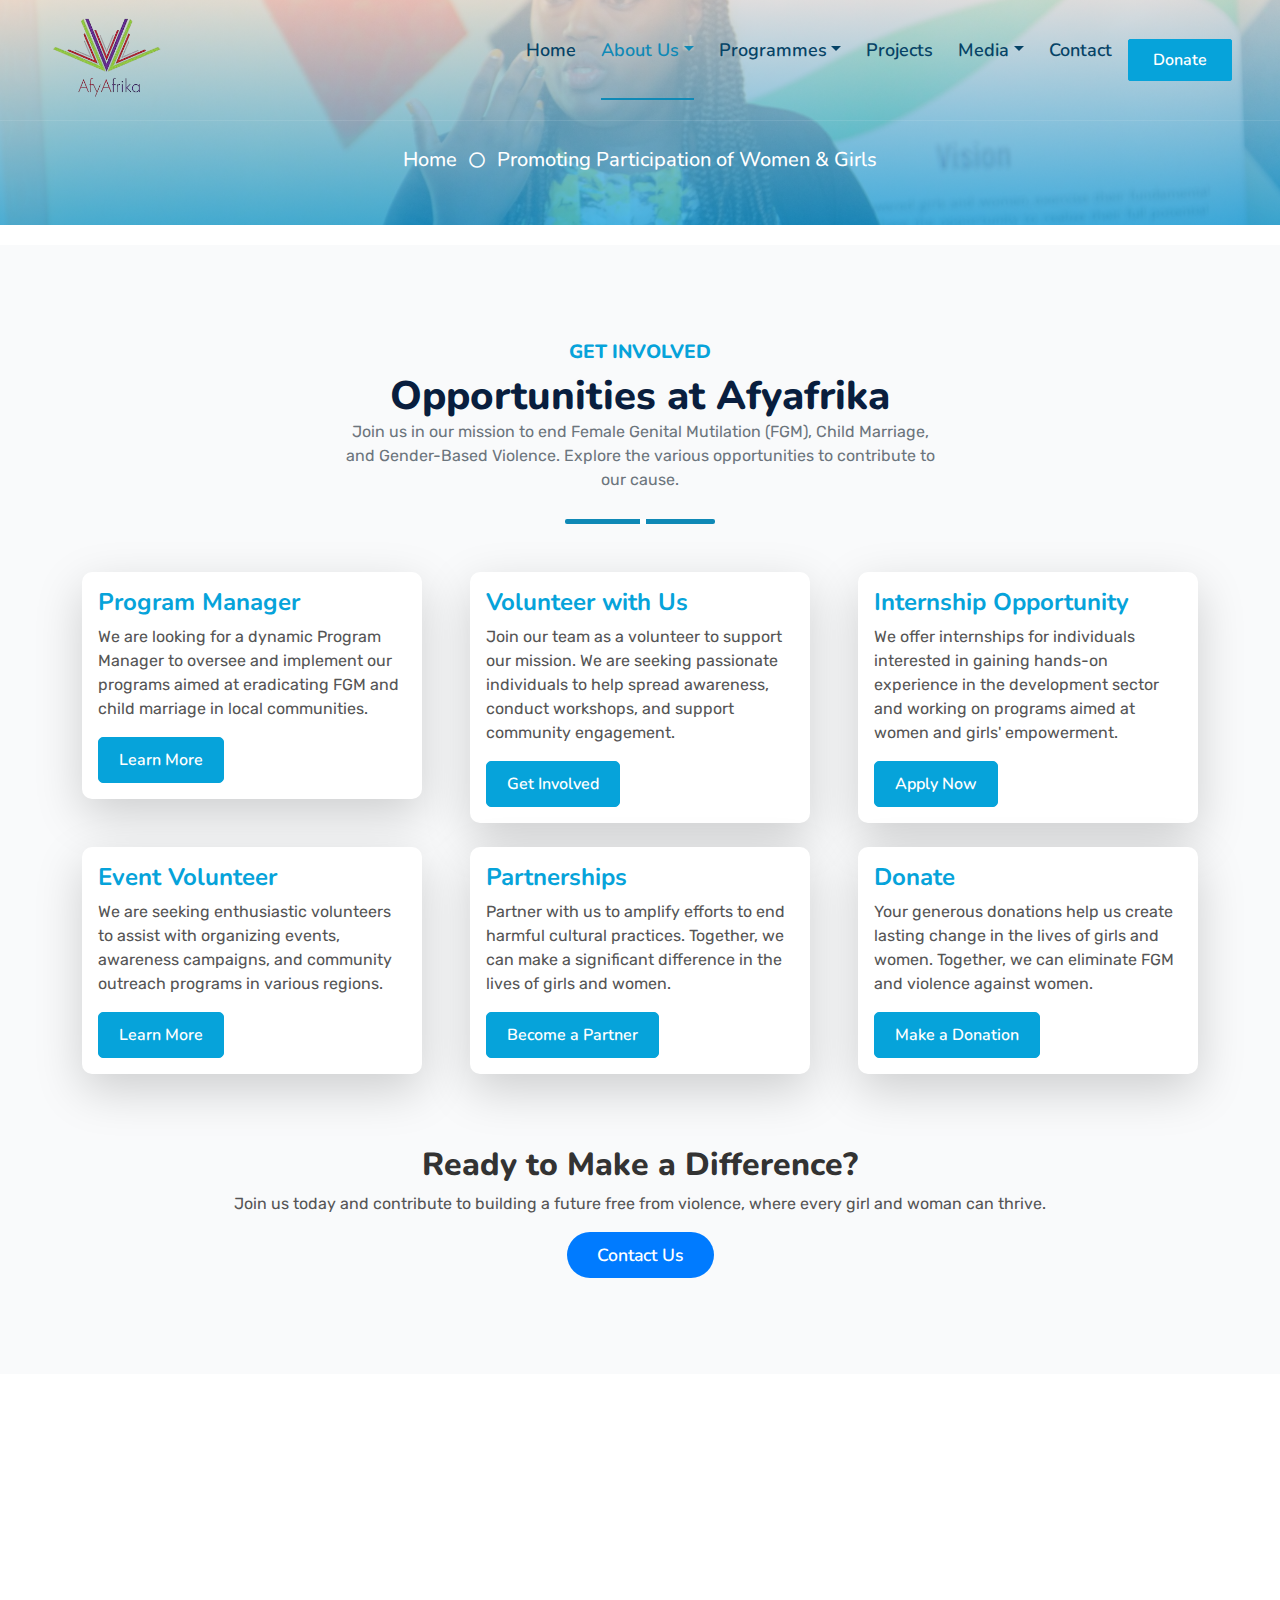
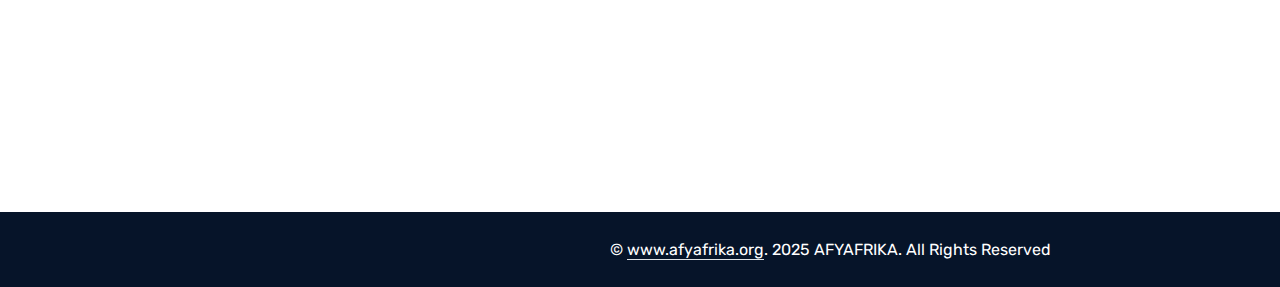
<file: opportunities.html>
<!DOCTYPE html>
<html lang="en">

<head>
    <meta charset="utf-8">
    <title>Promoting Participation of Women & Girls - Afyafrika</title>
    <meta content="width=device-width, initial-scale=1.0" name="viewport">

    <!-- Favicon -->
    <link href="img/favicon.ico" rel="icon">

    <!-- Google Web Fonts -->
    <link rel="preconnect" href="https://fonts.googleapis.com">
    <link rel="preconnect" href="https://fonts.gstatic.com" crossorigin>
    <link
        href="https://fonts.googleapis.com/css2?family=Nunito:wght@400;600;700;800&family=Rubik:wght@400;500;600;700&display=swap"
        rel="stylesheet">

    <!-- Icon Font Stylesheet -->
    <link href="https://cdnjs.cloudflare.com/ajax/libs/font-awesome/5.10.0/css/all.min.css" rel="stylesheet">
    <link href="https://cdn.jsdelivr.net/npm/bootstrap-icons@1.4.1/font/bootstrap-icons.css" rel="stylesheet">

    <!-- Libraries Stylesheet -->
    <link href="lib/owlcarousel/assets/owl.carousel.min.css" rel="stylesheet">
    <link href="lib/animate/animate.min.css" rel="stylesheet">

    <!-- Customized Bootstrap Stylesheet -->
    <link href="css/bootstrap.min.css" rel="stylesheet">

    <!-- Template Stylesheet -->
    <link href="css/style.css" rel="stylesheet">

</head>

<body>
    <!-- Spinner Start -->
    <div id="spinner"
        class="show bg-white position-fixed translate-middle w-100 vh-100 top-50 start-50 d-flex align-items-center justify-content-center">
        <div class="spinner"></div>
    </div>
    <!-- Spinner End -->

    <!-- Navbar Start -->
    <div class="container-fluid position-relative p-0">
        <nav class="navbar navbar-expand-lg navbar-dark px-5 py-3 py-lg-0">
            <a href="index.html" class="navbar-brand p-0">
                <img src="img/logo.png" alt="Afyafrika Logo" style="height: 120px;">
            </a>
            <button class="navbar-toggler" type="button" data-bs-toggle="collapse" data-bs-target="#navbarCollapse">
                <span class="fa fa-bars"></span>
            </button>
            <div class="collapse navbar-collapse" id="navbarCollapse">
                <div class="navbar-nav ms-auto py-0">
                    <a href="index.html" class="nav-item nav-link">Home</a>
                    <div class="nav-item dropdown">
                        <a href="#" class="nav-link dropdown-toggle active" data-bs-toggle="dropdown">About Us</a>
                        <div class="dropdown-menu m-0">
                            <a href="about.html" class="dropdown-item">Who We Are</a>
                            <a href="team.html" class="dropdown-item">Board of Directors</a>
                            <a href="team.html" class="dropdown-item">Our Team</a>
                            <a href="Donors&Partners.html" class="dropdown-item">Donors & Partners</a>
                            <a href="opportunities.html" class="dropdown-item active">Opportunities</a>
                            <a href="history.html" class="dropdown-item">Our History</a>
                        </div>
                    </div>
                    <div class="nav-item dropdown">
                        <a href="#" class="nav-link dropdown-toggle" data-bs-toggle="dropdown">Programmes</a>
                        <div class="dropdown-menu m-0">
                            <a href="End-Violence.html" class="dropdown-item">Ending Violence Against Women & Girls</a>
                            <a href="Supporting-Women.html" class="dropdown-item">Supporting Women Economic
                                Empowerment</a>
                            <a href="promoting.html" class="dropdown-item">Promoting Participation of Women &
                                Girls</a>
                        </div>
                    </div>
                    <a href="projects.html" class="nav-item nav-link">Projects</a>
                    <div class="nav-item dropdown">
                        <a href="#" class="nav-link dropdown-toggle" data-bs-toggle="dropdown">Media</a>
                        <div class="dropdown-menu m-0">
                            <a href="posts.html" class="dropdown-item">Posts</a>
                            <a href="library.html" class="dropdown-item">Media</a>
                        </div>
                    </div>
                    <a href="contact.html" class="nav-item nav-link">Contact</a>
                </div>
                <a href="donate.html" class="btn btn-primary py-2 px-4 ms-3">Donate</a>
            </div>
        </nav>

        <div class="container-fluid bg-primary py-5 bg-header" style="margin-bottom: 20px;">
            <div class="row py-1">
                <div class="col-12 pt-lg-5 mt-lg-5 text-center">
                    <a href="index.html" class="h5 text-white">Home</a>
                    <i class="far fa-circle text-white px-2"></i>
                    <a href="Promoting-Participation.html" class="h5 text-white">Promoting Participation of Women &
                        Girls</a>
                </div>
            </div>
        </div>
    </div>
    <!-- Navbar End -->

    <!-- Opportunities Start -->
    <div class="container-fluid py-5" style="background-color: #f9fafb;">
        <div class="container py-5">
            <!-- Section Title -->
            <div class="section-title text-center position-relative pb-3 mb-5 mx-auto" style="max-width: 600px;">
                <h5 class="fw-bold text-primary text-uppercase" style="font-size: 1.2rem;">Get Involved</h5>
                <h1 class="mb-0" style="font-size: 2.5rem; font-weight: bold;">Opportunities at Afyafrika</h1>
                <p class="text-muted" style="font-size: 1rem;">Join us in our mission to end Female Genital Mutilation
                    (FGM), Child Marriage, and Gender-Based Violence. Explore the various opportunities to contribute to
                    our cause.</p>
            </div>

            <!-- Opportunities Section -->
            <div class="row gx-5">

                <!-- Opportunity 1: Job Opening -->
                <div class="col-md-4 mb-4">
                    <div class="card shadow-lg" style="border: none; border-radius: 10px; background-color: #fff;">
                        <div class="card-body">
                            <h4 class="card-title text-primary" style="font-size: 1.5rem; font-weight: bold;">Program
                                Manager</h4>
                            <p class="card-text" style="font-size: 1rem; color: #555;">We are looking for a dynamic
                                Program Manager to oversee and implement our programs aimed at eradicating FGM and child
                                marriage in local communities.</p>
                            <a href="program-manager.html" class="btn btn-primary"
                                style="padding: 10px 20px; font-size: 1rem; border-radius: 5px;">Learn More</a>
                        </div>
                    </div>
                </div>

                <!-- Opportunity 2: Volunteer -->
                <div class="col-md-4 mb-4">
                    <div class="card shadow-lg" style="border: none; border-radius: 10px; background-color: #fff;">
                        <div class="card-body">
                            <h4 class="card-title text-primary" style="font-size: 1.5rem; font-weight: bold;">Volunteer
                                with Us</h4>
                            <p class="card-text" style="font-size: 1rem; color: #555;">Join our team as a volunteer to
                                support our mission. We are seeking passionate individuals to help spread awareness,
                                conduct workshops, and support community engagement.</p>
                            <a href="volunteer.html" class="btn btn-primary"
                                style="padding: 10px 20px; font-size: 1rem; border-radius: 5px;">Get Involved</a>
                        </div>
                    </div>
                </div>

                <!-- Opportunity 3: Internship -->
                <div class="col-md-4 mb-4">
                    <div class="card shadow-lg" style="border: none; border-radius: 10px; background-color: #fff;">
                        <div class="card-body">
                            <h4 class="card-title text-primary" style="font-size: 1.5rem; font-weight: bold;">Internship
                                Opportunity</h4>
                            <p class="card-text" style="font-size: 1rem; color: #555;">We offer internships for
                                individuals interested in gaining hands-on experience in the development sector and
                                working on programs aimed at women and girls' empowerment.</p>
                            <a href="internship.html" class="btn btn-primary"
                                style="padding: 10px 20px; font-size: 1rem; border-radius: 5px;">Apply Now</a>
                        </div>
                    </div>
                </div>

                <!-- Opportunity 4: Event Volunteer -->
                <div class="col-md-4 mb-4">
                    <div class="card shadow-lg" style="border: none; border-radius: 10px; background-color: #fff;">
                        <div class="card-body">
                            <h4 class="card-title text-primary" style="font-size: 1.5rem; font-weight: bold;">Event
                                Volunteer</h4>
                            <p class="card-text" style="font-size: 1rem; color: #555;">We are seeking enthusiastic
                                volunteers to assist with organizing events, awareness campaigns, and community outreach
                                programs in various regions.</p>
                            <a href="event-volunteer.html" class="btn btn-primary"
                                style="padding: 10px 20px; font-size: 1rem; border-radius: 5px;">Learn More</a>
                        </div>
                    </div>
                </div>

                <!-- Opportunity 5: Partnership Opportunities -->
                <div class="col-md-4 mb-4">
                    <div class="card shadow-lg" style="border: none; border-radius: 10px; background-color: #fff;">
                        <div class="card-body">
                            <h4 class="card-title text-primary" style="font-size: 1.5rem; font-weight: bold;">
                                Partnerships</h4>
                            <p class="card-text" style="font-size: 1rem; color: #555;">Partner with us to amplify
                                efforts to end harmful cultural practices. Together, we can make a significant
                                difference in the lives of girls and women.</p>
                            <a href="partnerships.html" class="btn btn-primary"
                                style="padding: 10px 20px; font-size: 1rem; border-radius: 5px;">Become a Partner</a>
                        </div>
                    </div>
                </div>

                <!-- Opportunity 6: Donations -->
                <div class="col-md-4 mb-4">
                    <div class="card shadow-lg" style="border: none; border-radius: 10px; background-color: #fff;">
                        <div class="card-body">
                            <h4 class="card-title text-primary" style="font-size: 1.5rem; font-weight: bold;">Donate
                            </h4>
                            <p class="card-text" style="font-size: 1rem; color: #555;">Your generous donations help us
                                create lasting change in the lives of girls and women. Together, we can eliminate FGM
                                and violence against women.</p>
                            <a href="donate.html" class="btn btn-primary"
                                style="padding: 10px 20px; font-size: 1rem; border-radius: 5px;">Make a Donation</a>
                        </div>
                    </div>
                </div>

            </div>

            <!-- Call to Action -->
            <div class="text-center mt-5">
                <h2 style="font-size: 2rem; font-weight: 600; color: #333;">Ready to Make a Difference?</h2>
                <p style="font-size: 1rem; color: #555;">Join us today and contribute to building a future free from
                    violence, where every girl and woman can thrive.</p>
                <a href="contact.html" class="btn btn-primary btn-lg"
                    style="padding: 10px 30px; font-size: 1.1rem; border-radius: 25px; background-color: #007bff; border: none;">Contact
                    Us</a>
            </div>

        </div>
    </div>
    <!-- Opportunities End -->

    <!-- Footer Start -->
    <div class="container-fluid bg-dark text-light mt-5 wow fadeInUp" data-wow-delay="0.1s">
        <div class="container">
            <div class="row gx-5">
                <div class="col-lg-4 col-md-6 footer-about">
                    <div
                        class="d-flex flex-column align-items-center justify-content-center text-center h-90 bg-primary p-4">
                        <a href="index.html" class="navbar-brand">
                            <img src="img/logo.png" alt="Startup Logo" style="height: 90px;">
                        </a>
                        <p class="mt-3 mb-4">AfyAfrika</p>
                        <form action="">
                            <div class="input-group">
                                <input type="text" class="form-control border-white p-3" placeholder="Your Email">
                                <button class="btn btn-dark">Sign Up</button>
                            </div>
                        </form>
                    </div>
                </div>
                <div class="col-lg-8 col-md-6">
                    <div class="row gx-5">
                        <div class="col-lg-4 col-md-12 pt-5 mb-5">
                            <div class="section-title section-title-sm position-relative pb-3 mb-4">
                                <h3 class="text-light mb-0">Get In Touch</h3>
                            </div>
                            <div class="d-flex mb-2">
                                <i class="bi bi-geo-alt text-primary me-2"></i>
                                <p class="mb-0">Agricultural Finance Corporation Building<br /> P.O Box 73-20500, Narok.
                                </p>
                            </div>
                            <div class="d-flex mb-2">
                                <i class="bi bi-envelope-open text-primary me-2"></i>
                                <p class="mb-0">afyafrika@gmail.com</p>
                            </div>
                            <div class="d-flex mb-2">
                                <i class="bi bi-telephone text-primary me-2"></i>
                                <p class="mb-0">+254727068747</p>
                            </div>
                            <div class="d-flex mt-4">
                                <a class="btn btn-primary btn-square me-2" href="#"><i
                                        class="fab fa-twitter fw-normal"></i></a>
                                <a class="btn btn-primary btn-square me-2" href="#"><i
                                        class="fab fa-facebook-f fw-normal"></i></a>
                                <a class="btn btn-primary btn-square me-2" href="#"><i
                                        class="fab fa-linkedin-in fw-normal"></i></a>
                                <a class="btn btn-primary btn-square" href="#"><i
                                        class="fab fa-instagram fw-normal"></i></a>
                            </div>
                        </div>
                        <div class="col-lg-4 col-md-12 pt-0 pt-lg-5 mb-5">
                            <div class="section-title section-title-sm position-relative pb-3 mb-4">
                                <h3 class="text-light mb-0">Quick Links</h3>
                            </div>
                            <div class="link-animated d-flex flex-column justify-content-start">
                                <a class="text-light mb-2" href="index.html"><i
                                        class="bi bi-arrow-right text-primary me-2"></i>Home</a>
                                <a class="text-light mb-2" href="about.html"><i
                                        class="bi bi-arrow-right text-primary me-2"></i>About Us</a>
                                <a class="text-light mb-2" href="projects.html"><i
                                        class="bi bi-arrow-right text-primary me-2"></i>Projects</a>
                                <a class="text-light mb-2" href="team.html"><i
                                        class="bi bi-arrow-right text-primary me-2"></i>Meet The Team</a>
                                <a class="text-light mb-2" href="posts.html"><i
                                        class="bi bi-arrow-right text-primary me-2"></i>Posts</a>
                                <a class="text-light" href="contact.html"><i
                                        class="bi bi-arrow-right text-primary me-2"></i>Contact Us</a>
                            </div>
                        </div>
                        <div class="col-lg-4 col-md-12 pt-0 pt-lg-5 mb-5">
                            <div class="section-title section-title-sm position-relative pb-3 mb-4">
                                <h3 class="text-light mb-0">Popular Links</h3>
                            </div>
                            <div class="link-animated d-flex flex-column justify-content-start">
                                <a class="text-light mb-2" href="index.html"><i
                                        class="bi bi-arrow-right text-primary me-2"></i>Home</a>
                                <a class="text-light mb-2" href="about.html"><i
                                        class="bi bi-arrow-right text-primary me-2"></i>About Us</a>
                                <a class="text-light mb-2" href="projects.html"><i
                                        class="bi bi-arrow-right text-primary me-2"></i>Projects</a>
                                <a class="text-light mb-2" href="team.html"><i
                                        class="bi bi-arrow-right text-primary me-2"></i>Meet The Team</a>
                                <a class="text-light mb-2" href="posts.html"><i
                                        class="bi bi-arrow-right text-primary me-2"></i>Posts</a>
                                <a class="text-light" href="contact.html"><i
                                        class="bi bi-arrow-right text-primary me-2"></i>Contact Us</a>
                            </div>
                        </div>
                    </div>
                </div>
            </div>
        </div>
    </div>
    <div class="container-fluid text-white" style="background: #061429;">
        <div class="container text-center">
            <div class="row justify-content-end">
                <div class="col-lg-8 col-md-6">
                    <div class="d-flex align-items-center justify-content-center" style="height: 75px;">
                        <p class="mb-0">&copy; <a class="text-white border-bottom" href="#">www.afyafrika.org</a>. 2025
                            AFYAFRIKA. All Rights Reserved
                    </div>
                </div>
            </div>
        </div>
    </div>
    <!-- Footer End -->

    <!-- Back to Top -->
    <a href="#" class="btn btn-lg btn-primary btn-lg-square rounded back-to-top"><i class="bi bi-arrow-up"></i></a>


    <!-- JavaScript Libraries -->
    <script src="https://code.jquery.com/jquery-3.4.1.min.js"></script>
    <script src="https://cdn.jsdelivr.net/npm/bootstrap@5.0.0/dist/js/bootstrap.bundle.min.js"></script>
    <script src="lib/wow/wow.min.js"></script>
    <script src="lib/easing/easing.min.js"></script>
    <script src="lib/waypoints/waypoints.min.js"></script>
    <script src="lib/counterup/counterup.min.js"></script>
    <script src="lib/owlcarousel/owl.carousel.min.js"></script>

    <!-- Template Javascript -->
    <script src="js/main.js"></script>
</body>

</html>
</file>
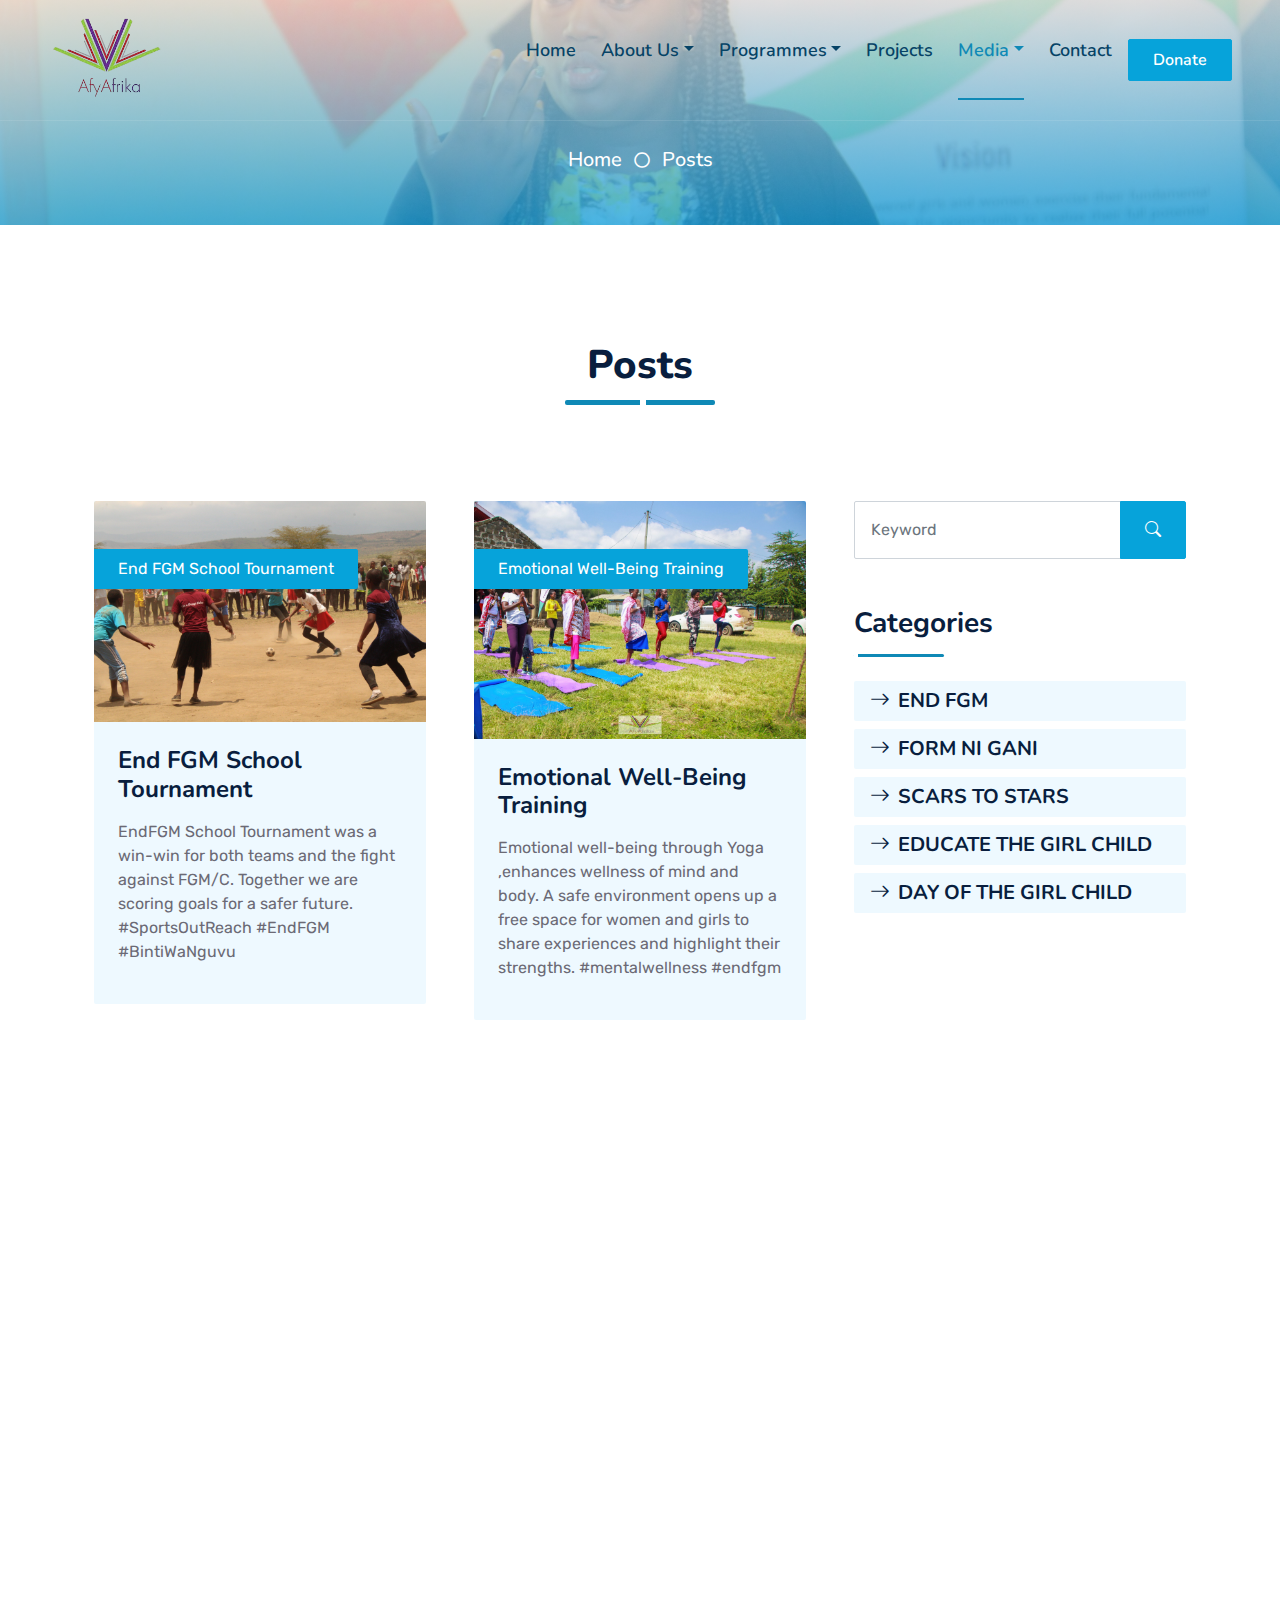
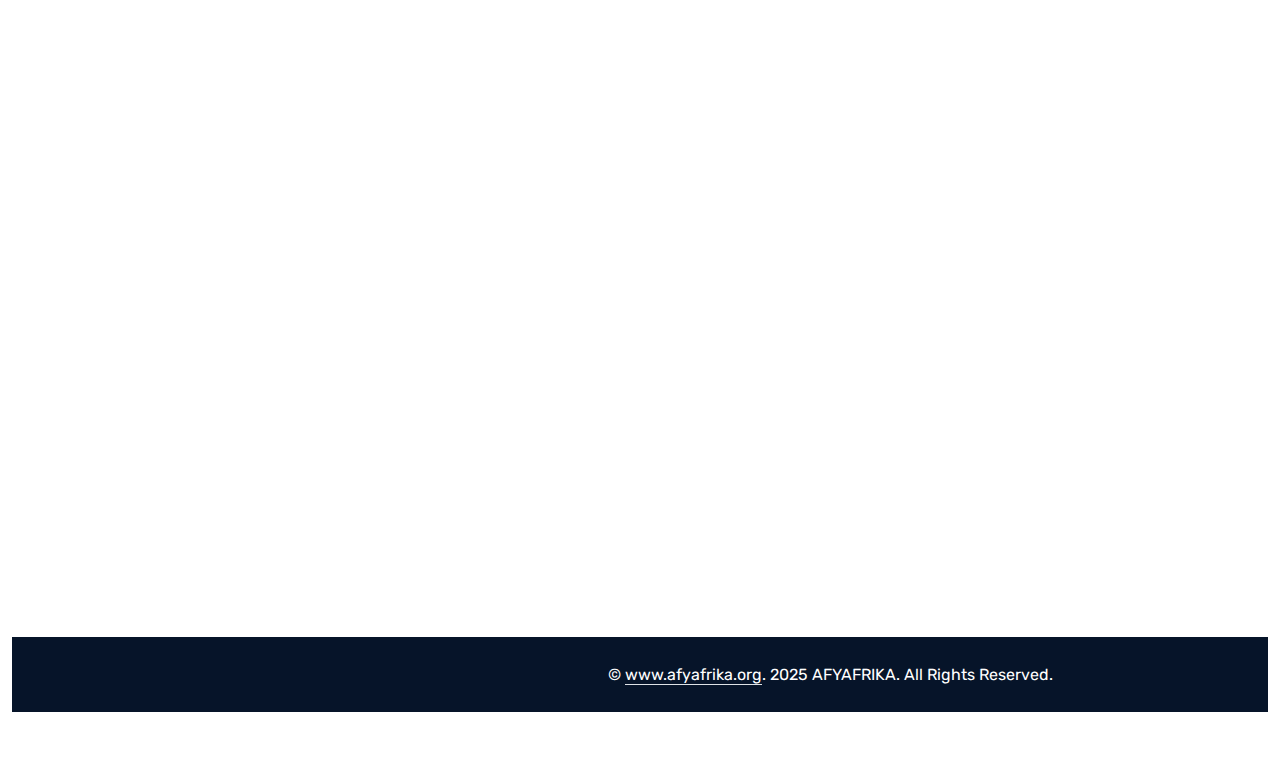
<file: posts.html>
<!DOCTYPE html>
<html lang="en">

<head>
    <meta charset="utf-8">
    <title>Afyafrika</title>
    <meta content="width=device-width, initial-scale=1.0" name="viewport">

    <!-- Favicon -->
    <link href="img/favicon.ico" rel="icon">

    <!-- Google Web Fonts -->
    <link rel="preconnect" href="https://fonts.googleapis.com">
    <link rel="preconnect" href="https://fonts.gstatic.com" crossorigin>
    <link
        href="https://fonts.googleapis.com/css2?family=Nunito:wght@400;600;700;800&family=Rubik:wght@400;500;600;700&display=swap"
        rel="stylesheet">

    <!-- Icon Font Stylesheet -->
    <link href="https://cdnjs.cloudflare.com/ajax/libs/font-awesome/5.10.0/css/all.min.css" rel="stylesheet">
    <link href="https://cdn.jsdelivr.net/npm/bootstrap-icons@1.4.1/font/bootstrap-icons.css" rel="stylesheet">

    <!-- Libraries Stylesheet -->
    <link href="lib/owlcarousel/assets/owl.carousel.min.css" rel="stylesheet">
    <link href="lib/animate/animate.min.css" rel="stylesheet">

    <!-- Customized Bootstrap Stylesheet -->
    <link href="css/bootstrap.min.css" rel="stylesheet">

    <!-- Template Stylesheet -->
    <link href="css/style.css" rel="stylesheet">
</head>

<body>
    <!-- Spinner Start -->
    <div id="spinner"
        class="show bg-white position-fixed translate-middle w-100 vh-100 top-50 start-50 d-flex align-items-center justify-content-center">
        <div class="spinner"></div>
    </div>
    <!-- Spinner End -->


    <!-- Navbar Start -->
    <div class="container-fluid position-relative p-0">
        <nav class="navbar navbar-expand-lg navbar-dark px-5 py-3 py-lg-0">
            <a href="index.html" class="navbar-brand p-0">
                <img src="img/logo.png" alt="Startup Logo" style="height: 120px;">
            </a>
            <button class="navbar-toggler" type="button" data-bs-toggle="collapse" data-bs-target="#navbarCollapse">
                <span class="fa fa-bars"></span>
            </button>
            <div class="collapse navbar-collapse" id="navbarCollapse">
                <div class="navbar-nav ms-auto py-0">
                    <a href="index.html" class="nav-item nav-link">Home</a>
                    <div class="nav-item dropdown">
                        <a href="#" class="nav-link dropdown-toggle" data-bs-toggle="dropdown">About Us</a>
                        <div class="dropdown-menu m-0">
                            <a href="about.html" class="dropdown-item">Who We Are</a>
                            <a href="team.html" class="dropdown-item">Board of Directors</a>
                            <a href="team.html" class="dropdown-item">Our Team</a>
                            <a href="Donors&Partners.html" class="dropdown-item">Donors & Partners</a>
                            <a href="opportunities.html" class="dropdown-item">Opportunities</a>
                            <a href="history.html" class="dropdown-item">Our History</a>
                        </div>
                    </div>
                    <div class="nav-item dropdown">
                        <a href="#" class="nav-link dropdown-toggle" data-bs-toggle="dropdown">Programmes</a>
                        <div class="dropdown-menu m-0">
                            <a href="End-Violence.html" class="dropdown-item">Ending Violence Against Women & Girls</a>
                            <a href="supporting-women.html" class="dropdown-item">Supporting Women Economic
                                Empowerment</a>
                            <a href="promoting.html" class="dropdown-item">Promoting Participation of Women & Girls</a>
                        </div>
                    </div>
                    <a href="projects.html" class="nav-item nav-link">Projects</a>
                    <div class="nav-item dropdown">
                        <a href="#" class="nav-link dropdown-toggle active" data-bs-toggle="dropdown">Media</a>
                        <div class="dropdown-menu m-0">
                            <a href="posts.html" class="dropdown-item active">Posts</a>
                            <a href="library.html" class="dropdown-item">Media</a>
                        </div>
                    </div>
                    <a href="contact.html" class="nav-item nav-link">Contact</a>
                </div>
                <a href="donate.html" class="btn btn-primary py-2 px-4 ms-3">Donate</a>
        </nav>

        <div class="container-fluid bg-primary py-5 bg-header" style="margin-bottom: 20px;">
            <div class="row py-1">
                <div class="col-12 pt-lg-5 mt-lg-5 text-center">
                    <a href="" class="h5 text-white">Home</a>
                    <i class="far fa-circle text-white px-2"></i>
                    <a href="" class="h5 text-white">Posts</a>
                </div>
            </div>
        </div>
    </div>
    <!-- Navbar End -->

    <!-- Full Screen Search Start -->
    <div class="modal fade" id="searchModal" tabindex="-1">
        <div class="modal-dialog modal-fullscreen">
            <div class="modal-content" style="background: rgba(9, 30, 62, .7);">
                <div class="modal-header border-0">
                    <button type="button" class="btn bg-white btn-close" data-bs-dismiss="modal"
                        aria-label="Close"></button>
                </div>
                <div class="modal-body d-flex align-items-center justify-content-center">
                    <div class="input-group" style="max-width: 600px;">
                        <input type="text" class="form-control bg-transparent border-primary p-3"
                            placeholder="Type search keyword">
                        <button class="btn btn-primary px-4"><i class="bi bi-search"></i></button>
                    </div>
                </div>
            </div>
        </div>
    </div>
    <!-- Full Screen Search End -->


    <!-- Posts Start -->
    <div class="container-fluid py-5 wow fadeInUp" data-wow-delay="0.1s">
        <div class="container py-5">
            <div class="section-title text-center position-relative pb-3 mb-5 mx-auto" style="max-width: 600px;">
                <h1 class="mb-0">Posts</h1>
            </div>
            <div class="container py-5">
                <div class="row g-5">
                    <!-- Blog list Start -->
                    <div class="col-lg-8">
                        <div class="row g-5">
                            <div class="col-md-6 wow slideInUp" data-wow-delay="0.1s">
                                <div class="blog-item bg-light rounded overflow-hidden">
                                    <div class="blog-img position-relative overflow-hidden">
                                        <img class="img-fluid" src="img/blog-1.jpg" alt="">
                                        <a class="position-absolute top-0 start-0 bg-primary text-white rounded-end mt-5 py-2 px-4"
                                            href="">End FGM School Tournament</a>
                                    </div>
                                    <div class="p-4">
                                        <h4 class="mb-3">End FGM School Tournament</h4>
                                        <p>EndFGM School Tournament was a win-win for both teams and the fight against
                                            FGM/C. Together we are scoring goals for a safer future. #SportsOutReach
                                            #EndFGM #BintiWaNguvu</p>
                                    </div>
                                </div>
                            </div>
                            <div class="col-md-6 wow slideInUp" data-wow-delay="0.6s">
                                <div class="blog-item bg-light rounded overflow-hidden">
                                    <div class="blog-img position-relative overflow-hidden">
                                        <img class="img-fluid" src="img/blog-2.jpg" alt="">
                                        <a class="position-absolute top-0 start-0 bg-primary text-white rounded-end mt-5 py-2 px-4"
                                            href="">Emotional Well-Being Training</a>
                                    </div>
                                    <div class="p-4">
                                        <h4 class="mb-3">Emotional Well-Being Training</h4>
                                        <p>Emotional well-being through Yoga ,enhances wellness of mind and body. A safe
                                            environment opens up a free space for women and girls to share experiences
                                            and highlight their strengths. #mentalwellness #endfgm</p>
                                    </div>
                                </div>
                            </div>
                            <div class="col-md-6 wow slideInUp" data-wow-delay="0.1s">
                                <div class="blog-item bg-light rounded overflow-hidden">
                                    <div class="blog-img position-relative overflow-hidden">
                                        <img class="img-fluid" src="img/blog-4.jpg" alt="">
                                        <a class="position-absolute top-0 start-0 bg-primary text-white rounded-end mt-5 py-2 px-4"
                                            href="">Narok County policy for the eradication of Female Genital
                                            Mutilation</a>
                                    </div>
                                    <div class="p-4">
                                        <h4 class="mb-3">Narok County policy for the eradication of Female Genital
                                            Mutilation</h4>
                                        <p>It's a success and by everyday fight it Will stop.End FGM and save the
                                            http://girls.Secure them from the terrain of unwanted believe.Narok County
                                            policy for the eradication of Female Genital Mutilation.
                                            #endfgm</p>
                                    </div>
                                </div>
                            </div>
                            <div class="col-md-6 wow slideInUp" data-wow-delay="0.6s">
                                <div class="blog-item bg-light rounded overflow-hidden">
                                    <div class="blog-img position-relative overflow-hidden">
                                        <img class="img-fluid" src="img/blog-3.jpg" alt="">
                                        <a class="position-absolute top-0 start-0 bg-primary text-white rounded-end mt-5 py-2 px-4"
                                            href="">Form Ni Gani</a>
                                    </div>
                                    <div class="p-4">
                                        <h4 class="mb-3">Form Ni Gani</h4>
                                        <p>Not until we are lost do we begin to understand ourselves.Just because no one
                                            else can heal or do your inner work for you doesn’t mean you can, should, or
                                            need to do it alone.
                                            #mentalhealth</p>
                                    </div>
                                </div>
                            </div>
                            <div class="col-12 wow slideInUp" data-wow-delay="0.1s">
                                <nav aria-label="Page navigation">
                                    <ul class="pagination pagination-lg m-0">
                                        <li class="page-item disabled">
                                            <a class="page-link rounded-0" href="#" aria-label="Previous">
                                                <span aria-hidden="true"><i class="bi bi-arrow-left"></i></span>
                                            </a>
                                        </li>
                                        <li class="page-item">
                                            <a class="page-link rounded-0" href="#" aria-label="Next">
                                                <span aria-hidden="true"><i class="bi bi-arrow-right"></i></span>
                                            </a>
                                        </li>
                                    </ul>
                                </nav>
                            </div>
                        </div>
                    </div>
                    <!-- Blog list End -->

                    <!-- Sidebar Start -->
                    <div class="col-lg-4">
                        <!-- Search Form Start -->
                        <div class="mb-5 wow slideInUp" data-wow-delay="0.1s">
                            <div class="input-group">
                                <input type="text" class="form-control p-3" placeholder="Keyword">
                                <button class="btn btn-primary px-4"><i class="bi bi-search"></i></button>
                            </div>
                        </div>
                        <!-- Search Form End -->

                        <!-- Category Start -->
                        <div class="mb-5 wow slideInUp" data-wow-delay="0.1s">
                            <div class="section-title section-title-sm position-relative pb-3 mb-4">
                                <h3 class="mb-0">Categories</h3>
                            </div>
                            <div class="link-animated d-flex flex-column justify-content-start">
                                <a class="h5 fw-semi-bold bg-light rounded py-2 px-3 mb-2" href="#"><i
                                        class="bi bi-arrow-right me-2"></i>END FGM</a>
                                <a class="h5 fw-semi-bold bg-light rounded py-2 px-3 mb-2" href="#"><i
                                        class="bi bi-arrow-right me-2"></i>FORM NI GANI</a>
                                <a class="h5 fw-semi-bold bg-light rounded py-2 px-3 mb-2" href="#"><i
                                        class="bi bi-arrow-right me-2"></i>SCARS TO STARS</a>
                                <a class="h5 fw-semi-bold bg-light rounded py-2 px-3 mb-2" href="#"><i
                                        class="bi bi-arrow-right me-2"></i>EDUCATE THE GIRL CHILD</a>
                                <a class="h5 fw-semi-bold bg-light rounded py-2 px-3 mb-2" href="#"><i
                                        class="bi bi-arrow-right me-2"></i>DAY OF THE GIRL CHILD</a>
                            </div>
                        </div>
                        <!-- Category End -->

                        <!-- Recent Post Start -->
                        <div class="mb-5 wow slideInUp" data-wow-delay="0.1s">
                            <div class="section-title section-title-sm position-relative pb-3 mb-4">
                                <h3 class="mb-0">Recent Post</h3>
                            </div>
                            <div class="d-flex rounded overflow-hidden mb-3">
                                <img class="img-fluid" src="img/blog-1.jpg"
                                    style="width: 100px; height: 100px; object-fit: cover;" alt="">
                                <a href="" class="h5 fw-semi-bold d-flex align-items-center bg-light px-3 mb-0">EndFGM
                                    School Tournament. Together we are scoring goals for a safer future.
                                </a>
                            </div>
                            <div class="d-flex rounded overflow-hidden mb-3">
                                <img class="img-fluid" src="img/blog-2.jpg"
                                    style="width: 100px; height: 100px; object-fit: cover;" alt="">
                                <a href=""
                                    class="h5 fw-semi-bold d-flex align-items-center bg-light px-3 mb-0">Emotional
                                    well-being through Yoga #mentalwellness #endfgm
                                </a>
                            </div>
                            <div class="d-flex rounded overflow-hidden mb-3">
                                <img class="img-fluid" src="img/blog-4.jpg"
                                    style="width: 100px; height: 100px; object-fit: cover;" alt="">
                                <a href="" class="h5 fw-semi-bold d-flex align-items-center bg-light px-3 mb-0">Narok
                                    County policy for the eradication of Female Genital Mutilation
                                </a>
                            </div>
                            <div class="d-flex rounded overflow-hidden mb-3">
                                <img class="img-fluid" src="img/blog-3.jpg"
                                    style="width: 100px; height: 100px; object-fit: cover;" alt="">
                                <a href="" class="h5 fw-semi-bold d-flex align-items-center bg-light px-3 mb-0">Form Ni
                                    Gani
                                </a>
                            </div>
                        </div>
                        <!-- Recent Post End -->
                    </div>
                    <!-- Sidebar End -->
                </div>
            </div>
        </div>
        <!-- Posts End -->

        <!-- Footer Start -->
        <div class="container-fluid bg-dark text-light mt-5 wow fadeInUp" data-wow-delay="0.1s">
            <div class="container">
                <div class="row gx-5">
                    <div class="col-lg-4 col-md-6 footer-about">
                        <div
                            class="d-flex flex-column align-items-center justify-content-center text-center h-90 bg-primary p-4">
                            <a href="index.html" class="navbar-brand">
                                <img src="img/logo.png" alt="Startup Logo" style="height: 90px;">
                            </a>
                            <p class="mt-3 mb-4">AfyAfrika</p>
                            <form action="">
                                <div class="input-group">
                                    <input type="text" class="form-control border-white p-3" placeholder="Your Email">
                                    <button class="btn btn-dark">Sign Up</button>
                                </div>
                            </form>
                        </div>
                    </div>
                    <div class="col-lg-8 col-md-6">
                        <div class="row gx-5">
                            <div class="col-lg-4 col-md-12 pt-5 mb-5">
                                <div class="section-title section-title-sm position-relative pb-3 mb-4">
                                    <h3 class="text-light mb-0">Get In Touch</h3>
                                </div>
                                <div class="d-flex mb-2">
                                    <i class="bi bi-geo-alt text-primary me-2"></i>
                                    <p class="mb-0">Agricultural Finance Corporation Building<br /> P.O Box 73-20500,
                                        Narok.
                                    </p>
                                </div>
                                <div class="d-flex mb-2">
                                    <i class="bi bi-envelope-open text-primary me-2"></i>
                                    <p class="mb-0">afyafrika@gmail.com</p>
                                </div>
                                <div class="d-flex mb-2">
                                    <i class="bi bi-telephone text-primary me-2"></i>
                                    <p class="mb-0">+254727068747</p>
                                </div>
                                <div class="d-flex mt-4">
                                    <a class="btn btn-primary btn-square me-2" href="https://x.com/AfyAfrika"><i
                                            class="fab fa-twitter fw-normal"></i></a>
                                    <a class="btn btn-primary btn-square me-2"
                                        href="https://www.facebook.com/afyafrika?__tn__=%3C"><i
                                            class="fab fa-facebook-f fw-normal"></i></a>
                                    <a class="btn btn-primary btn-square me-2" href=""><i
                                            class="fab fa-linkedin-in fw-normal"></i></a>
                                    <a class="btn btn-primary btn-square"
                                        href="https://www.instagram.com/__afyafrika?igsh=dzE2dnh3NTNtZW9m"><i
                                            class="fab fa-instagram fw-normal"></i></a>
                                </div>
                            </div>
                            <div class="col-lg-4 col-md-12 pt-0 pt-lg-5 mb-5">
                                <div class="section-title section-title-sm position-relative pb-3 mb-4">
                                    <h3 class="text-light mb-0">Quick Links</h3>
                                </div>
                                <div class="link-animated d-flex flex-column justify-content-start">
                                    <a class="text-light mb-2" href="index.html"><i
                                            class="bi bi-arrow-right text-primary me-2"></i>Home</a>
                                    <a class="text-light mb-2" href="about.html"><i
                                            class="bi bi-arrow-right text-primary me-2"></i>About Us</a>
                                    <a class="text-light mb-2" href="projects.html"><i
                                            class="bi bi-arrow-right text-primary me-2"></i>Projects</a>
                                    <a class="text-light mb-2" href="team.html"><i
                                            class="bi bi-arrow-right text-primary me-2"></i>Meet The Team</a>
                                    <a class="text-light mb-2" href="posts.html"><i
                                            class="bi bi-arrow-right text-primary me-2"></i>Posts</a>
                                    <a class="text-light" href="contact.html"><i
                                            class="bi bi-arrow-right text-primary me-2"></i>Contact Us</a>
                                </div>
                            </div>
                            <div class="col-lg-4 col-md-12 pt-0 pt-lg-5 mb-5">
                                <div class="section-title section-title-sm position-relative pb-3 mb-4">
                                    <h3 class="text-light mb-0">Popular Links</h3>
                                </div>
                                <div class="link-animated d-flex flex-column justify-content-start">
                                    <a class="text-light mb-2" href="index.html"><i
                                            class="bi bi-arrow-right text-primary me-2"></i>Home</a>
                                    <a class="text-light mb-2" href="about.html"><i
                                            class="bi bi-arrow-right text-primary me-2"></i>About Us</a>
                                    <a class="text-light mb-2" href="projects.html"><i
                                            class="bi bi-arrow-right text-primary me-2"></i>Projects</a>
                                    <a class="text-light mb-2" href="team.html"><i
                                            class="bi bi-arrow-right text-primary me-2"></i>Meet The Team</a>
                                    <a class="text-light mb-2" href="posts.html"><i
                                            class="bi bi-arrow-right text-primary me-2"></i>Posts</a>
                                    <a class="text-light" href="contact.html"><i
                                            class="bi bi-arrow-right text-primary me-2"></i>Contact Us</a>
                                </div>
                            </div>
                        </div>
                    </div>
                </div>
            </div>
        </div>
        <div class="container-fluid text-white" style="background: #061429;">
            <div class="container text-center">
                <div class="row justify-content-end">
                    <div class="col-lg-8 col-md-6">
                        <div class="d-flex align-items-center justify-content-center" style="height: 75px;">
                            <p class="mb-0">&copy; <a class="text-white border-bottom" href="#">www.afyafrika.org</a>.
                                2025
                                AFYAFRIKA. All Rights Reserved.
                        </div>
                    </div>
                </div>
            </div>
        </div>
        <!-- Footer End -->


        <!-- Back to Top -->
        <a href="#" class="btn btn-lg btn-primary btn-lg-square rounded back-to-top"><i class="bi bi-arrow-up"></i></a>


        <!-- JavaScript Libraries -->
        <script src="https://code.jquery.com/jquery-3.4.1.min.js"></script>
        <script src="https://cdn.jsdelivr.net/npm/bootstrap@5.0.0/dist/js/bootstrap.bundle.min.js"></script>
        <script src="lib/wow/wow.min.js"></script>
        <script src="lib/easing/easing.min.js"></script>
        <script src="lib/waypoints/waypoints.min.js"></script>
        <script src="lib/counterup/counterup.min.js"></script>
        <script src="lib/owlcarousel/owl.carousel.min.js"></script>

        <!-- Template Javascript -->
        <script src="js/main.js"></script>
</body>

</html>
</file>
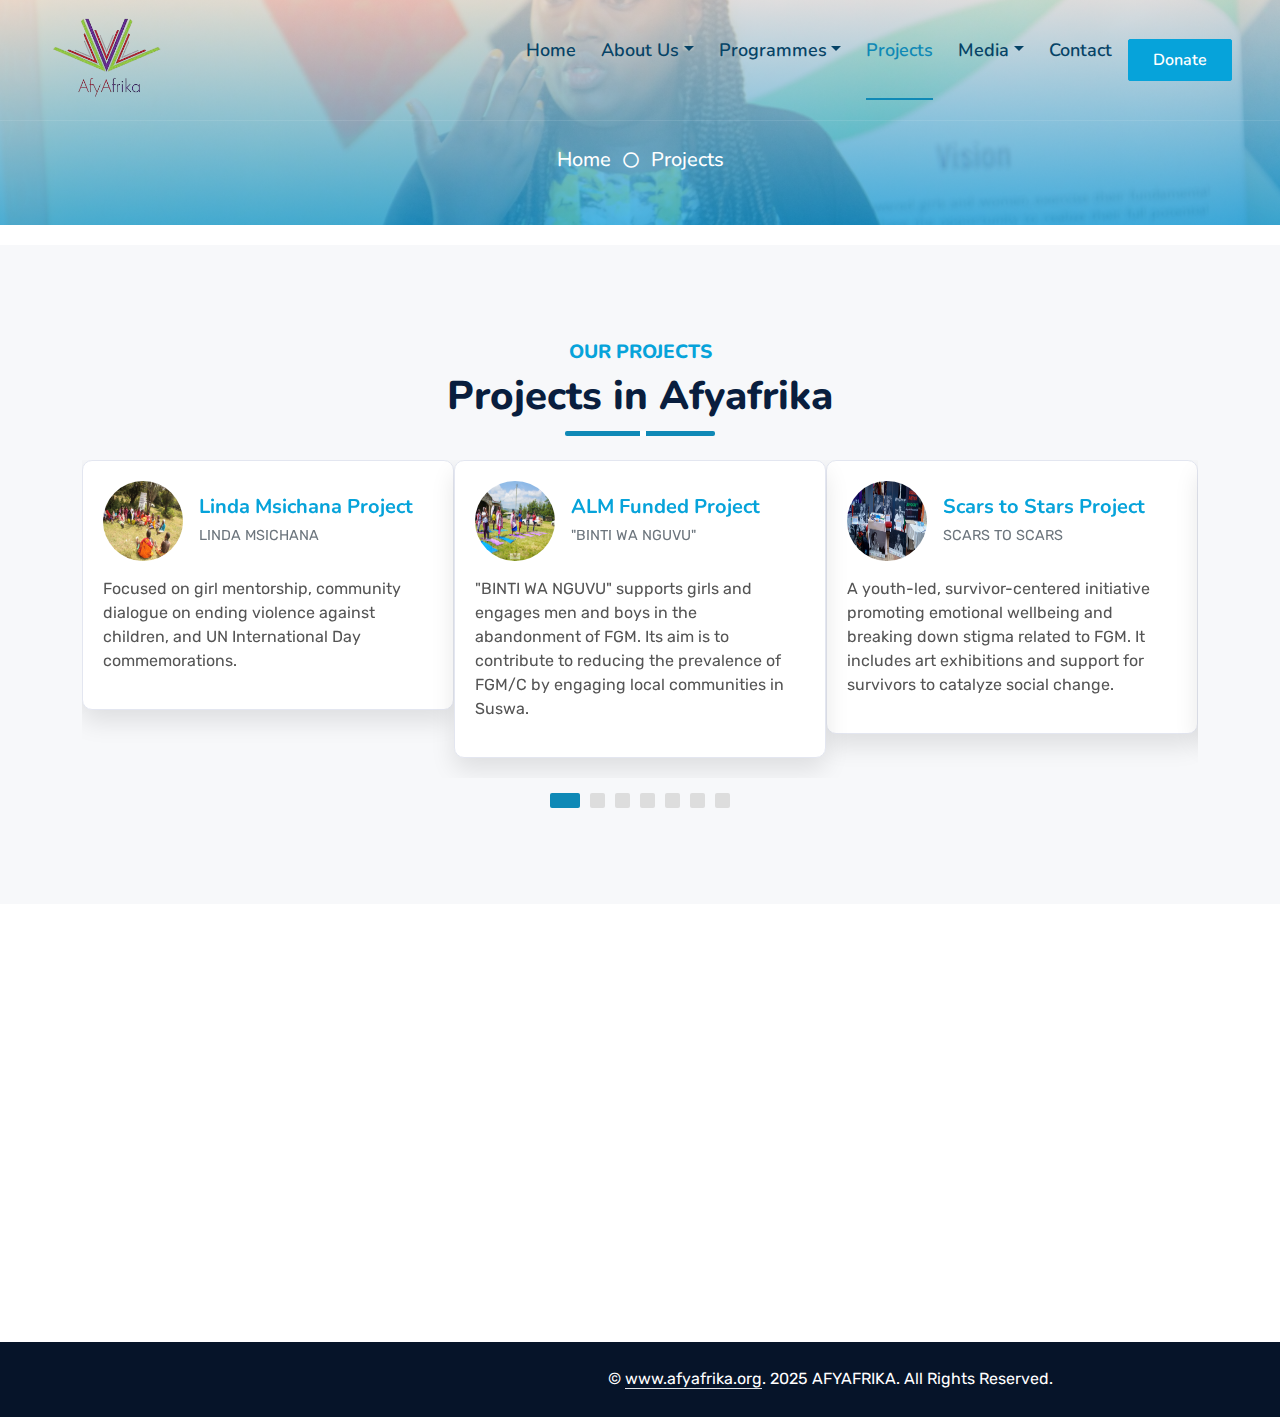
<file: projects.html>
<!DOCTYPE html>
<html lang="en">

<head>
    <meta charset="utf-8">
    <title>Afyafrika</title>
    <meta content="width=device-width, initial-scale=1.0" name="viewport">

    <!-- Favicon -->
    <link href="img/favicon.ico" rel="icon">

    <!-- Google Web Fonts -->
    <link rel="preconnect" href="https://fonts.googleapis.com">
    <link rel="preconnect" href="https://fonts.gstatic.com" crossorigin>
    <link
        href="https://fonts.googleapis.com/css2?family=Nunito:wght@400;600;700;800&family=Rubik:wght@400;500;600;700&display=swap"
        rel="stylesheet">

    <!-- Icon Font Stylesheet -->
    <link href="https://cdnjs.cloudflare.com/ajax/libs/font-awesome/5.10.0/css/all.min.css" rel="stylesheet">
    <link href="https://cdn.jsdelivr.net/npm/bootstrap-icons@1.4.1/font/bootstrap-icons.css" rel="stylesheet">

    <!-- Libraries Stylesheet -->
    <link href="lib/owlcarousel/assets/owl.carousel.min.css" rel="stylesheet">
    <link href="lib/animate/animate.min.css" rel="stylesheet">

    <!-- Customized Bootstrap Stylesheet -->
    <link href="css/bootstrap.min.css" rel="stylesheet">

    <!-- Template Stylesheet -->
    <link href="css/style.css" rel="stylesheet">
</head>

<body>
    <!-- Spinner Start -->
    <div id="spinner"
        class="show bg-white position-fixed translate-middle w-100 vh-100 top-50 start-50 d-flex align-items-center justify-content-center">
        <div class="spinner"></div>
    </div>
    <!-- Spinner End -->

    <!-- Navbar Start -->
    <div class="container-fluid position-relative p-0">
        <nav class="navbar navbar-expand-lg navbar-dark px-5 py-3 py-lg-0">
            <a href="index.html" class="navbar-brand p-0">
                <img src="img/logo.png" alt="Startup Logo" style="height: 120px;">
            </a>
            <button class="navbar-toggler" type="button" data-bs-toggle="collapse" data-bs-target="#navbarCollapse">
                <span class="fa fa-bars"></span>
            </button>
            <div class="collapse navbar-collapse" id="navbarCollapse">
                <div class="navbar-nav ms-auto py-0">
                    <a href="index.html" class="nav-item nav-link">Home</a>
                    <div class="nav-item dropdown">
                        <a href="#" class="nav-link dropdown-toggle" data-bs-toggle="dropdown">About Us</a>
                        <div class="dropdown-menu m-0">
                            <a href="about.html" class="dropdown-item">Who We Are</a>
                            <a href="team.html" class="dropdown-item">Board of Directors</a>
                            <a href="team.html" class="dropdown-item">Our Team</a>
                            <a href="Donors&Partners.html" class="dropdown-item">Donors & Partners</a>
                            <a href="opportunities.html" class="dropdown-item">Opportunities</a>
                            <a href="history.html" class="dropdown-item">Our History</a>
                        </div>
                    </div>
                    <div class="nav-item dropdown">
                        <a href="#" class="nav-link dropdown-toggle" data-bs-toggle="dropdown">Programmes</a>
                        <div class="dropdown-menu m-0">
                            <a href="End-Violence.html" class="dropdown-item">Ending Violence Against Women & Girls</a>
                            <a href="supporting-women.html" class="dropdown-item">Supporting Women Economic
                                Empowerment</a>
                            <a href="promoting.html" class="dropdown-item">Promoting Participation of Women & Girls</a>
                        </div>
                    </div>
                    <a href="projects.html" class="nav-item nav-link active">Projects</a>
                    <div class="nav-item dropdown">
                        <a href="#" class="nav-link dropdown-toggle" data-bs-toggle="dropdown">Media</a>
                        <div class="dropdown-menu m-0">
                            <a href="posts.html" class="dropdown-item">Posts</a>
                            <a href="library.html" class="dropdown-item">Media</a>
                        </div>
                    </div>
                    <a href="contact.html" class="nav-item nav-link">Contact</a>
                </div>
                <a href="donate.html" class="btn btn-primary py-2 px-4 ms-3">Donate</a>
        </nav>

        <div class="container-fluid bg-primary py-5 bg-header" style="margin-bottom: 20px;">
            <div class="row py-1">
                <div class="col-12 pt-lg-5 mt-lg-5 text-center">
                    <a href="" class="h5 text-white">Home</a>
                    <i class="far fa-circle text-white px-2"></i>
                    <a href="" class="h5 text-white">Projects</a>
                </div>
            </div>
        </div>
    </div>
    <!-- Navbar End -->


    <!-- Full Screen Search Start -->
    <div class="modal fade" id="searchModal" tabindex="-1">
        <div class="modal-dialog modal-fullscreen">
            <div class="modal-content" style="background: rgba(9, 30, 62, .7);">
                <div class="modal-header border-0">
                    <button type="button" class="btn bg-white btn-close" data-bs-dismiss="modal"
                        aria-label="Close"></button>
                </div>
                <div class="modal-body d-flex align-items-center justify-content-center">
                    <div class="input-group" style="max-width: 600px;">
                        <input type="text" class="form-control bg-transparent border-primary p-3"
                            placeholder="Type search keyword">
                        <button class="btn btn-primary px-4"><i class="bi bi-search"></i></button>
                    </div>
                </div>
            </div>
        </div>
    </div>
    <!-- Full Screen Search End -->


    <!-- Projects Start -->
    <div class="container-fluid py-5" style="background-color: #f7f8fa;">
        <div class="container py-5">
            <div class="section-title text-center position-relative pb-3 mb-4 mx-auto" style="max-width: 600px;">
                <h5 class="fw-bold text-primary text-uppercase" style="font-size: 1.2rem;">Our Projects</h5>
                <h1 class="mb-0" style="font-size: 2.5rem; font-weight: bold;">Projects in Afyafrika</h1>
            </div>
            <div class="owl-carousel testimonial-carousel wow fadeInUp" data-wow-delay="0.6s">

                <!-- Project 1: Binti Wa Nguvu -->
                <div class="testimonial-item"
                    style="background-color: #fff; border: 1px solid #e3e6f0; box-shadow: 0 12px 24px rgba(0, 0, 0, 0.1); border-radius: 10px; margin-bottom: 20px; padding: 20px;">
                    <div class="d-flex align-items-center mb-3">
                        <img class="img-fluid rounded-circle" src="img/Binti wa nguvu.jpg"
                            style="width: 80px; height: 80px;">
                        <div class="ps-3">
                            <h4 class="text-primary mb-1" style="font-size: 1.25rem; font-weight: 600;">ALM Funded
                                Project</h4>
                            <small class="text-muted" style="text-transform: uppercase; font-size: 0.9rem;">"BINTI WA
                                NGUVU"</small>
                        </div>
                    </div>
                    <p style="font-size: 1rem; color: #555;">
                        "BINTI WA NGUVU" supports girls and engages men and boys in the abandonment of FGM. Its aim is
                        to contribute to reducing the prevalence of FGM/C by engaging local communities in Suswa.
                    </p>
                </div>

                <!-- Project 2: Scars to Stars -->
                <div class="testimonial-item"
                    style="background-color: #fff; border: 1px solid #e3e6f0; box-shadow: 0 12px 24px rgba(0, 0, 0, 0.1); border-radius: 10px; margin-bottom: 20px; padding: 20px;">
                    <div class="d-flex align-items-center mb-3">
                        <img class="img-fluid rounded-circle" src="img/scars to stars.jpg"
                            style="width: 80px; height: 80px;">
                        <div class="ps-3">
                            <h4 class="text-primary mb-1" style="font-size: 1.25rem; font-weight: 600;">Scars to Stars
                                Project</h4>
                            <small class="text-muted" style="text-transform: uppercase; font-size: 0.9rem;">SCARS TO
                                SCARS</small>
                        </div>
                    </div>
                    <p style="font-size: 1rem; color: #555;">
                        A youth-led, survivor-centered initiative promoting emotional wellbeing and breaking down stigma
                        related to FGM. It includes art exhibitions and support for survivors to catalyze social change.
                    </p>
                </div>

                <!-- Project 3: Girlvanize -->
                <div class="testimonial-item"
                    style="background-color: #fff; border: 1px solid #e3e6f0; box-shadow: 0 12px 24px rgba(0, 0, 0, 0.1); border-radius: 10px; margin-bottom: 20px; padding: 20px;">
                    <div class="d-flex align-items-center mb-3">
                        <img class="img-fluid rounded-circle" src="img/girlvanice.jpg"
                            style="width: 80px; height: 80px;">
                        <div class="ps-3">
                            <h4 class="text-primary mb-1" style="font-size: 1.25rem; font-weight: 600;">The GIRLVANIZE
                                Project</h4>
                            <small class="text-muted" style="text-transform: uppercase; font-size: 0.9rem;">THE
                                GIRLVANIZE</small>
                        </div>
                    </div>
                    <p style="font-size: 1rem; color: #555;">
                        Accelerating the movement towards Zero Tolerance for FGM/C in Suswa, Narok County, with
                        policies, social norms change, and integrating FGM into COVID-19 response plans.
                    </p>
                </div>

                <!-- Project 4: Let's Dialogue -->
                <div class="testimonial-item"
                    style="background-color: #fff; border: 1px solid #e3e6f0; box-shadow: 0 12px 24px rgba(0, 0, 0, 0.1); border-radius: 10px; margin-bottom: 20px; padding: 20px;">
                    <div class="d-flex align-items-center mb-3">
                        <img class="img-fluid rounded-circle" src="img/lets dialogue.jpg"
                            style="width: 80px; height: 80px;">
                        <div class="ps-3">
                            <h4 class="text-primary mb-1" style="font-size: 1.25rem; font-weight: 600;">Let's Dialogue
                                Project</h4>
                            <small class="text-muted" style="text-transform: uppercase; font-size: 0.9rem;">LET'S
                                DIALOGUE</small>
                        </div>
                    </div>
                    <p style="font-size: 1rem; color: #555;">
                        A youth leadership initiative aimed at fostering social change to end FGM, funded by
                        Creaw-Kenya.
                    </p>
                </div>

                <!-- Project 5: Mulika FGM -->
                <div class="testimonial-item"
                    style="background-color: #fff; border: 1px solid #e3e6f0; box-shadow: 0 12px 24px rgba(0, 0, 0, 0.1); border-radius: 10px; margin-bottom: 20px; padding: 20px;">
                    <div class="d-flex align-items-center mb-3">
                        <img class="img-fluid rounded-circle" src="img/gallery_3.jpg"
                            style="width: 80px; height: 80px;">
                        <div class="ps-3">
                            <h4 class="text-primary mb-1" style="font-size: 1.25rem; font-weight: 600;">Mulika FGM
                                Project</h4>
                            <small class="text-muted" style="text-transform: uppercase; font-size: 0.9rem;">MULIKA
                                FGM</small>
                        </div>
                    </div>
                    <p style="font-size: 1rem; color: #555;">
                        Focused on girl mentorship, community dialogues to end violence, and commemorating UN
                        International Days. Funded by UNFPA and World Vision.
                    </p>
                </div>

                <!-- Project 6: Binti Wa Pawa -->
                <div class="testimonial-item"
                    style="background-color: #fff; border: 1px solid #e3e6f0; box-shadow: 0 12px 24px rgba(0, 0, 0, 0.1); border-radius: 10px; margin-bottom: 20px; padding: 20px;">
                    <div class="d-flex align-items-center mb-3">
                        <img class="img-fluid rounded-circle" src="img/binti wa power.jpg"
                            style="width: 80px; height: 80px;">
                        <div class="ps-3">
                            <h4 class="text-primary mb-1" style="font-size: 1.25rem; font-weight: 600;">Binti Wa Pawa
                                Project</h4>
                            <small class="text-muted" style="text-transform: uppercase; font-size: 0.9rem;">BINTI WA
                                PAWA</small>
                        </div>
                    </div>
                    <p style="font-size: 1rem; color: #555;">
                        Mentorship programs and community dialogues to end violence, supported by UNFPA and World
                        Vision.
                    </p>
                </div>

                <!-- Project 7: Linda Msichana -->
                <div class="testimonial-item"
                    style="background-color: #fff; border: 1px solid #e3e6f0; box-shadow: 0 12px 24px rgba(0, 0, 0, 0.1); border-radius: 10px; margin-bottom: 20px; padding: 20px;">
                    <div class="d-flex align-items-center mb-3">
                        <img class="img-fluid rounded-circle" src="img/linda msichana.jpg"
                            style="width: 80px; height: 80px;">
                        <div class="ps-3">
                            <h4 class="text-primary mb-1" style="font-size: 1.25rem; font-weight: 600;">Linda Msichana
                                Project</h4>
                            <small class="text-muted" style="text-transform: uppercase; font-size: 0.9rem;">LINDA
                                MSICHANA</small>
                        </div>
                    </div>
                    <p style="font-size: 1rem; color: #555;">
                        Focused on girl mentorship, community dialogue on ending violence against children, and UN
                        International Day commemorations.
                    </p>
                </div>

            </div>
        </div>
    </div>
    <!-- Projects End -->



    <!-- Footer Start -->
    <div class="container-fluid bg-dark text-light mt-5 wow fadeInUp" data-wow-delay="0.1s">
        <div class="container">
            <div class="row gx-5">
                <div class="col-lg-4 col-md-6 footer-about">
                    <div
                        class="d-flex flex-column align-items-center justify-content-center text-center h-90 bg-primary p-4">
                        <a href="index.html" class="navbar-brand">
                            <img src="img/logo.png" alt="Startup Logo" style="height: 90px;">
                        </a>
                        <p class="mt-3 mb-4">AfyAfrika</p>
                        <form action="">
                            <div class="input-group">
                                <input type="text" class="form-control border-white p-3" placeholder="Your Email">
                                <button class="btn btn-dark">Sign Up</button>
                            </div>
                        </form>
                    </div>
                </div>
                <div class="col-lg-8 col-md-6">
                    <div class="row gx-5">
                        <div class="col-lg-4 col-md-12 pt-5 mb-5">
                            <div class="section-title section-title-sm position-relative pb-3 mb-4">
                                <h3 class="text-light mb-0">Get In Touch</h3>
                            </div>
                            <div class="d-flex mb-2">
                                <i class="bi bi-geo-alt text-primary me-2"></i>
                                <p class="mb-0">Agricultural Finance Corporation Building<br /> P.O Box 73-20500, Narok.
                                </p>
                            </div>
                            <div class="d-flex mb-2">
                                <i class="bi bi-envelope-open text-primary me-2"></i>
                                <p class="mb-0">afyafrika@gmail.com</p>
                            </div>
                            <div class="d-flex mb-2">
                                <i class="bi bi-telephone text-primary me-2"></i>
                                <p class="mb-0">+254727068747</p>
                            </div>
                            <div class="d-flex mt-4">
                                <a class="btn btn-primary btn-square me-2" href="https://x.com/AfyAfrika"><i
                                        class="fab fa-twitter fw-normal"></i></a>
                                <a class="btn btn-primary btn-square me-2"
                                    href="https://www.facebook.com/afyafrika?__tn__=%3C"><i
                                        class="fab fa-facebook-f fw-normal"></i></a>
                                <a class="btn btn-primary btn-square me-2" href=""><i
                                        class="fab fa-linkedin-in fw-normal"></i></a>
                                <a class="btn btn-primary btn-square"
                                    href="https://www.instagram.com/__afyafrika?igsh=dzE2dnh3NTNtZW9m"><i
                                        class="fab fa-instagram fw-normal"></i></a>
                            </div>
                        </div>
                        <div class="col-lg-4 col-md-12 pt-0 pt-lg-5 mb-5">
                            <div class="section-title section-title-sm position-relative pb-3 mb-4">
                                <h3 class="text-light mb-0">Quick Links</h3>
                            </div>
                            <div class="link-animated d-flex flex-column justify-content-start">
                                <a class="text-light mb-2" href="index.html"><i
                                        class="bi bi-arrow-right text-primary me-2"></i>Home</a>
                                <a class="text-light mb-2" href="about.html"><i
                                        class="bi bi-arrow-right text-primary me-2"></i>About Us</a>
                                <a class="text-light mb-2" href="projects.html"><i
                                        class="bi bi-arrow-right text-primary me-2"></i>Projects</a>
                                <a class="text-light mb-2" href="team.html"><i
                                        class="bi bi-arrow-right text-primary me-2"></i>Meet The Team</a>
                                <a class="text-light mb-2" href="posts.html"><i
                                        class="bi bi-arrow-right text-primary me-2"></i>Posts</a>
                                <a class="text-light" href="contact.html"><i
                                        class="bi bi-arrow-right text-primary me-2"></i>Contact Us</a>
                            </div>
                        </div>
                        <div class="col-lg-4 col-md-12 pt-0 pt-lg-5 mb-5">
                            <div class="section-title section-title-sm position-relative pb-3 mb-4">
                                <h3 class="text-light mb-0">Popular Links</h3>
                            </div>
                            <div class="link-animated d-flex flex-column justify-content-start">
                                <a class="text-light mb-2" href="index.html"><i
                                        class="bi bi-arrow-right text-primary me-2"></i>Home</a>
                                <a class="text-light mb-2" href="about.html"><i
                                        class="bi bi-arrow-right text-primary me-2"></i>About Us</a>
                                <a class="text-light mb-2" href="projects.html"><i
                                        class="bi bi-arrow-right text-primary me-2"></i>Projects</a>
                                <a class="text-light mb-2" href="team.html"><i
                                        class="bi bi-arrow-right text-primary me-2"></i>Meet The Team</a>
                                <a class="text-light mb-2" href="posts.html"><i
                                        class="bi bi-arrow-right text-primary me-2"></i>Posts</a>
                                <a class="text-light" href="contact.html"><i
                                        class="bi bi-arrow-right text-primary me-2"></i>Contact Us</a>
                            </div>
                        </div>
                    </div>
                </div>
            </div>
        </div>
    </div>
    <div class="container-fluid text-white" style="background: #061429;">
        <div class="container text-center">
            <div class="row justify-content-end">
                <div class="col-lg-8 col-md-6">
                    <div class="d-flex align-items-center justify-content-center" style="height: 75px;">
                        <p class="mb-0">&copy; <a class="text-white border-bottom" href="#">www.afyafrika.org</a>. 2025
                            AFYAFRIKA. All Rights Reserved.
                    </div>
                </div>
            </div>
        </div>
    </div>
    <!-- Footer End -->


    <!-- Back to Top -->
    <a href="#" class="btn btn-lg btn-primary btn-lg-square rounded back-to-top"><i class="bi bi-arrow-up"></i></a>


    <!-- JavaScript Libraries -->
    <script src="https://code.jquery.com/jquery-3.4.1.min.js"></script>
    <script src="https://cdn.jsdelivr.net/npm/bootstrap@5.0.0/dist/js/bootstrap.bundle.min.js"></script>
    <script src="lib/wow/wow.min.js"></script>
    <script src="lib/easing/easing.min.js"></script>
    <script src="lib/waypoints/waypoints.min.js"></script>
    <script src="lib/counterup/counterup.min.js"></script>
    <script src="lib/owlcarousel/owl.carousel.min.js"></script>

    <!-- Template Javascript -->
    <script src="js/main.js"></script>
</body>

</html>
</file>
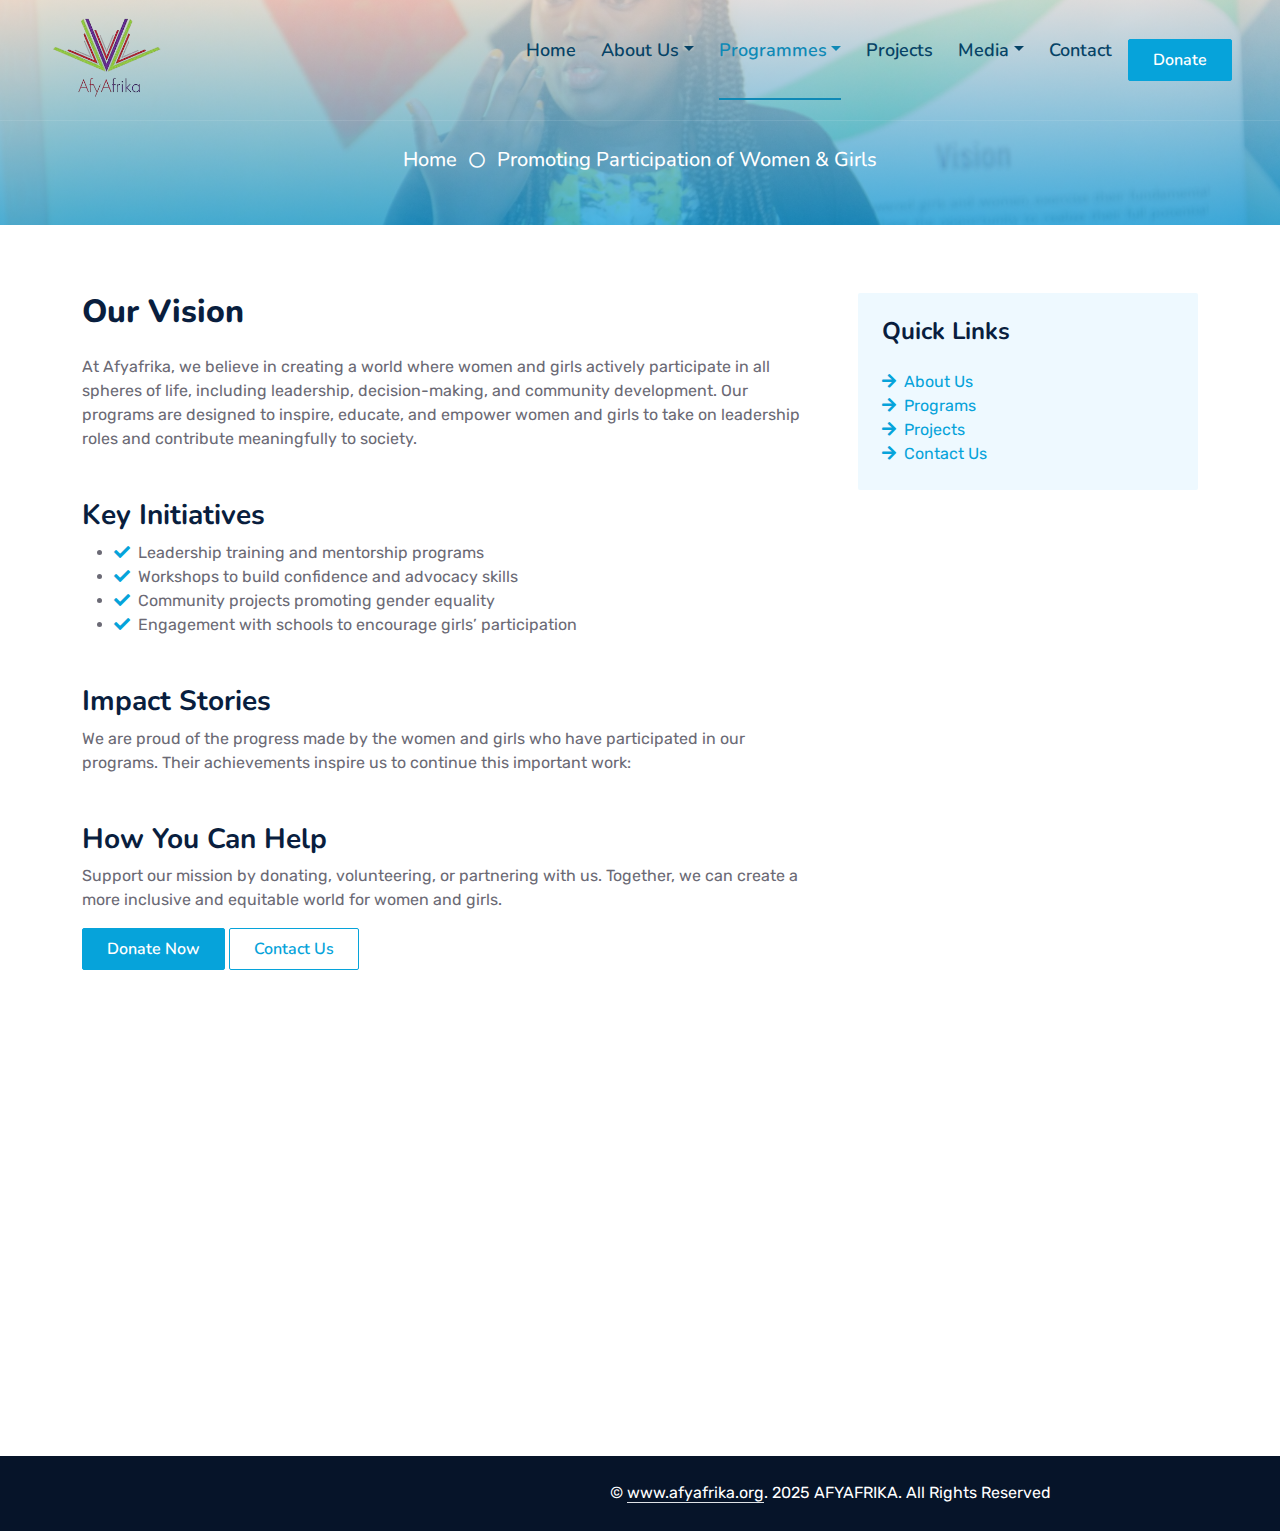
<file: promoting.html>
<!DOCTYPE html>
<html lang="en">

<head>
    <meta charset="utf-8">
    <title>Promoting Participation of Women & Girls - Afyafrika</title>
    <meta content="width=device-width, initial-scale=1.0" name="viewport">

    <!-- Favicon -->
    <link href="img/favicon.ico" rel="icon">

    <!-- Google Web Fonts -->
    <link rel="preconnect" href="https://fonts.googleapis.com">
    <link rel="preconnect" href="https://fonts.gstatic.com" crossorigin>
    <link
        href="https://fonts.googleapis.com/css2?family=Nunito:wght@400;600;700;800&family=Rubik:wght@400;500;600;700&display=swap"
        rel="stylesheet">

    <!-- Icon Font Stylesheet -->
    <link href="https://cdnjs.cloudflare.com/ajax/libs/font-awesome/5.10.0/css/all.min.css" rel="stylesheet">
    <link href="https://cdn.jsdelivr.net/npm/bootstrap-icons@1.4.1/font/bootstrap-icons.css" rel="stylesheet">

    <!-- Libraries Stylesheet -->
    <link href="lib/owlcarousel/assets/owl.carousel.min.css" rel="stylesheet">
    <link href="lib/animate/animate.min.css" rel="stylesheet">

    <!-- Customized Bootstrap Stylesheet -->
    <link href="css/bootstrap.min.css" rel="stylesheet">

    <!-- Template Stylesheet -->
    <link href="css/style.css" rel="stylesheet">

</head>

<body>
    <!-- Spinner Start -->
    <div id="spinner"
        class="show bg-white position-fixed translate-middle w-100 vh-100 top-50 start-50 d-flex align-items-center justify-content-center">
        <div class="spinner"></div>
    </div>
    <!-- Spinner End -->

    <!-- Navbar Start -->
    <div class="container-fluid position-relative p-0">
        <nav class="navbar navbar-expand-lg navbar-dark px-5 py-3 py-lg-0">
            <a href="index.html" class="navbar-brand p-0">
                <img src="img/logo.png" alt="Afyafrika Logo" style="height: 120px;">
            </a>
            <button class="navbar-toggler" type="button" data-bs-toggle="collapse" data-bs-target="#navbarCollapse">
                <span class="fa fa-bars"></span>
            </button>
            <div class="collapse navbar-collapse" id="navbarCollapse">
                <div class="navbar-nav ms-auto py-0">
                    <a href="index.html" class="nav-item nav-link">Home</a>
                    <div class="nav-item dropdown">
                        <a href="#" class="nav-link dropdown-toggle" data-bs-toggle="dropdown">About Us</a>
                        <div class="dropdown-menu m-0">
                            <a href="about.html" class="dropdown-item">Who We Are</a>
                            <a href="team.html" class="dropdown-item">Board of Directors</a>
                            <a href="team.html" class="dropdown-item">Our Team</a>
                            <a href="Donors&Partners.html" class="dropdown-item">Donors & Partners</a>
                            <a href="opportunities.html" class="dropdown-item">Opportunities</a>
                            <a href="history.html" class="dropdown-item">Our History</a>
                        </div>
                    </div>
                    <div class="nav-item dropdown">
                        <a href="#" class="nav-link dropdown-toggle active" data-bs-toggle="dropdown">Programmes</a>
                        <div class="dropdown-menu m-0">
                            <a href="End-Violence.html" class="dropdown-item">Ending Violence Against Women & Girls</a>
                            <a href="Supporting-Women.html" class="dropdown-item">Supporting Women Economic
                                Empowerment</a>
                            <a href="promoting.html" class="dropdown-item active">Promoting Participation of Women &
                                Girls</a>
                        </div>
                    </div>
                    <a href="projects.html" class="nav-item nav-link">Projects</a>
                    <div class="nav-item dropdown">
                        <a href="#" class="nav-link dropdown-toggle" data-bs-toggle="dropdown">Media</a>
                        <div class="dropdown-menu m-0">
                            <a href="posts.html" class="dropdown-item">Posts</a>
                            <a href="library.html" class="dropdown-item">Media</a>
                        </div>
                    </div>
                    <a href="contact.html" class="nav-item nav-link">Contact</a>
                </div>
                <a href="donate.html" class="btn btn-primary py-2 px-4 ms-3">Donate</a>
            </div>
        </nav>

        <div class="container-fluid bg-primary py-5 bg-header" style="margin-bottom: 20px;">
            <div class="row py-1">
                <div class="col-12 pt-lg-5 mt-lg-5 text-center">
                    <a href="index.html" class="h5 text-white">Home</a>
                    <i class="far fa-circle text-white px-2"></i>
                    <a href="Promoting-Participation.html" class="h5 text-white">Promoting Participation of Women &
                        Girls</a>
                </div>
            </div>
        </div>
    </div>
    <!-- Navbar End -->

    <!-- Program Details Start -->
    <div class="container py-5">
        <div class="row g-5">
            <div class="col-lg-8">
                <h2 class="mb-4">Our Vision</h2>
                <p>
                    At Afyafrika, we believe in creating a world where women and girls actively participate in all
                    spheres of life, including leadership, decision-making, and community development. Our programs
                    are designed to inspire, educate, and empower women and girls to take on leadership roles and
                    contribute meaningfully to society.
                </p>

                <h3 class="mt-5">Key Initiatives</h3>
                <ul>
                    <li><i class="fa fa-check text-primary me-2"></i>Leadership training and mentorship programs</li>
                    <li><i class="fa fa-check text-primary me-2"></i>Workshops to build confidence and advocacy skills
                    </li>
                    <li><i class="fa fa-check text-primary me-2"></i>Community projects promoting gender equality</li>
                    <li><i class="fa fa-check text-primary me-2"></i>Engagement with schools to encourage girls’
                        participation</li>
                </ul>

                <h3 class="mt-5">Impact Stories</h3>
                <p>
                    We are proud of the progress made by the women and girls who have participated in our programs.
                    Their achievements inspire us to continue this important work:
                </p>

                <h3 class="mt-5">How You Can Help</h3>
                <p>
                    Support our mission by donating, volunteering, or partnering with us. Together, we can create a
                    more inclusive and equitable world for women and girls.
                </p>
                <a href="donate.html" class="btn btn-primary py-2 px-4">Donate Now</a>
                <a href="contact.html" class="btn btn-outline-primary py-2 px-4">Contact Us</a>
            </div>

            <div class="col-lg-4">
                <div class="bg-light p-4 rounded">
                    <h4 class="mb-4">Quick Links</h4>
                    <ul class="list-unstyled mb-0">
                        <li><a href="about.html" class="text-primary"><i class="fa fa-arrow-right me-2"></i>About Us</a>
                        </li>
                        <li><a href="programs.html" class="text-primary"><i
                                    class="fa fa-arrow-right me-2"></i>Programs</a></li>
                        <li><a href="projects.html" class="text-primary"><i
                                    class="fa fa-arrow-right me-2"></i>Projects</a></li>
                        <li><a href="contact.html" class="text-primary"><i class="fa fa-arrow-right me-2"></i>Contact
                                Us</a></li>
                    </ul>
                </div>
            </div>
        </div>
    </div>
    <!-- Program Details End -->
    <!-- Footer Start -->
    <div class="container-fluid bg-dark text-light mt-5 wow fadeInUp" data-wow-delay="0.1s">
        <div class="container">
            <div class="row gx-5">
                <div class="col-lg-4 col-md-6 footer-about">
                    <div
                        class="d-flex flex-column align-items-center justify-content-center text-center h-90 bg-primary p-4">
                        <a href="index.html" class="navbar-brand">
                            <img src="img/logo.png" alt="Startup Logo" style="height: 90px;">
                        </a>
                        <p class="mt-3 mb-4">AfyAfrika</p>
                        <form action="">
                            <div class="input-group">
                                <input type="text" class="form-control border-white p-3" placeholder="Your Email">
                                <button class="btn btn-dark">Sign Up</button>
                            </div>
                        </form>
                    </div>
                </div>
                <div class="col-lg-8 col-md-6">
                    <div class="row gx-5">
                        <div class="col-lg-4 col-md-12 pt-5 mb-5">
                            <div class="section-title section-title-sm position-relative pb-3 mb-4">
                                <h3 class="text-light mb-0">Get In Touch</h3>
                            </div>
                            <div class="d-flex mb-2">
                                <i class="bi bi-geo-alt text-primary me-2"></i>
                                <p class="mb-0">Agricultural Finance Corporation Building<br /> P.O Box 73-20500, Narok.
                                </p>
                            </div>
                            <div class="d-flex mb-2">
                                <i class="bi bi-envelope-open text-primary me-2"></i>
                                <p class="mb-0">afyafrika@gmail.com</p>
                            </div>
                            <div class="d-flex mb-2">
                                <i class="bi bi-telephone text-primary me-2"></i>
                                <p class="mb-0">+254727068747</p>
                            </div>
                            <div class="d-flex mt-4">
                                <a class="btn btn-primary btn-square me-2" href="#"><i
                                        class="fab fa-twitter fw-normal"></i></a>
                                <a class="btn btn-primary btn-square me-2" href="#"><i
                                        class="fab fa-facebook-f fw-normal"></i></a>
                                <a class="btn btn-primary btn-square me-2" href="#"><i
                                        class="fab fa-linkedin-in fw-normal"></i></a>
                                <a class="btn btn-primary btn-square" href="#"><i
                                        class="fab fa-instagram fw-normal"></i></a>
                            </div>
                        </div>
                        <div class="col-lg-4 col-md-12 pt-0 pt-lg-5 mb-5">
                            <div class="section-title section-title-sm position-relative pb-3 mb-4">
                                <h3 class="text-light mb-0">Quick Links</h3>
                            </div>
                            <div class="link-animated d-flex flex-column justify-content-start">
                                <a class="text-light mb-2" href="index.html"><i
                                        class="bi bi-arrow-right text-primary me-2"></i>Home</a>
                                <a class="text-light mb-2" href="about.html"><i
                                        class="bi bi-arrow-right text-primary me-2"></i>About Us</a>
                                <a class="text-light mb-2" href="projects.html"><i
                                        class="bi bi-arrow-right text-primary me-2"></i>Projects</a>
                                <a class="text-light mb-2" href="team.html"><i
                                        class="bi bi-arrow-right text-primary me-2"></i>Meet The Team</a>
                                <a class="text-light mb-2" href="posts.html"><i
                                        class="bi bi-arrow-right text-primary me-2"></i>Posts</a>
                                <a class="text-light" href="contact.html"><i
                                        class="bi bi-arrow-right text-primary me-2"></i>Contact Us</a>
                            </div>
                        </div>
                        <div class="col-lg-4 col-md-12 pt-0 pt-lg-5 mb-5">
                            <div class="section-title section-title-sm position-relative pb-3 mb-4">
                                <h3 class="text-light mb-0">Popular Links</h3>
                            </div>
                            <div class="link-animated d-flex flex-column justify-content-start">
                                <a class="text-light mb-2" href="index.html"><i
                                        class="bi bi-arrow-right text-primary me-2"></i>Home</a>
                                <a class="text-light mb-2" href="about.html"><i
                                        class="bi bi-arrow-right text-primary me-2"></i>About Us</a>
                                <a class="text-light mb-2" href="projects.html"><i
                                        class="bi bi-arrow-right text-primary me-2"></i>Projects</a>
                                <a class="text-light mb-2" href="team.html"><i
                                        class="bi bi-arrow-right text-primary me-2"></i>Meet The Team</a>
                                <a class="text-light mb-2" href="posts.html"><i
                                        class="bi bi-arrow-right text-primary me-2"></i>Posts</a>
                                <a class="text-light" href="contact.html"><i
                                        class="bi bi-arrow-right text-primary me-2"></i>Contact Us</a>
                            </div>
                        </div>
                    </div>
                </div>
            </div>
        </div>
    </div>
    <div class="container-fluid text-white" style="background: #061429;">
        <div class="container text-center">
            <div class="row justify-content-end">
                <div class="col-lg-8 col-md-6">
                    <div class="d-flex align-items-center justify-content-center" style="height: 75px;">
                        <p class="mb-0">&copy; <a class="text-white border-bottom" href="#">www.afyafrika.org</a>. 2025
                            AFYAFRIKA. All Rights Reserved
                    </div>
                </div>
            </div>
        </div>
    </div>
    <!-- Footer End -->

    <!-- Back to Top -->
    <a href="#" class="btn btn-lg btn-primary btn-lg-square rounded back-to-top"><i class="bi bi-arrow-up"></i></a>


    <!-- JavaScript Libraries -->
    <script src="https://code.jquery.com/jquery-3.4.1.min.js"></script>
    <script src="https://cdn.jsdelivr.net/npm/bootstrap@5.0.0/dist/js/bootstrap.bundle.min.js"></script>
    <script src="lib/wow/wow.min.js"></script>
    <script src="lib/easing/easing.min.js"></script>
    <script src="lib/waypoints/waypoints.min.js"></script>
    <script src="lib/counterup/counterup.min.js"></script>
    <script src="lib/owlcarousel/owl.carousel.min.js"></script>

    <!-- Template Javascript -->
    <script src="js/main.js"></script>
</body>

</html>
</file>
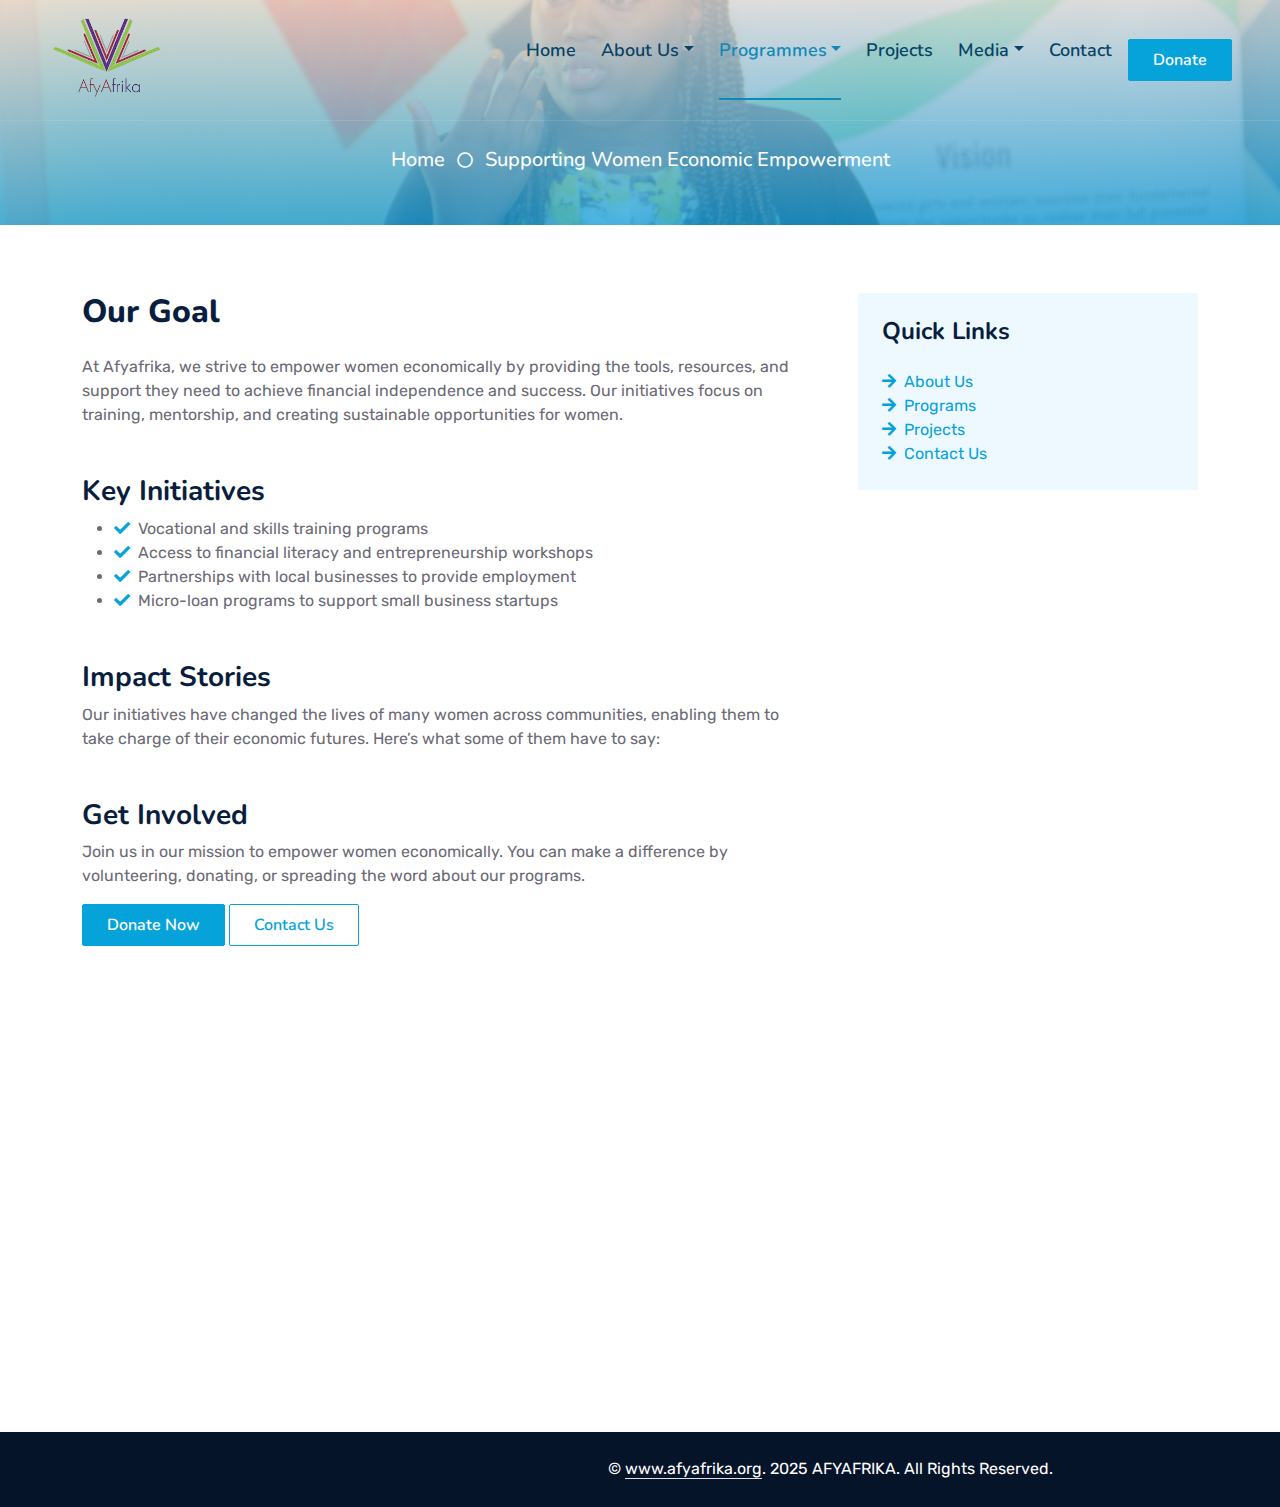
<file: supporting-women.html>
<!DOCTYPE html>
<html lang="en">

<head>
    <meta charset="utf-8">
    <title>Supporting Women Economic Empowerment - Afyafrika</title>
    <meta content="width=device-width, initial-scale=1.0" name="viewport">

    <!-- Favicon -->
    <link href="img/favicon.ico" rel="icon">

    <!-- Google Web Fonts -->
    <link rel="preconnect" href="https://fonts.googleapis.com">
    <link rel="preconnect" href="https://fonts.gstatic.com" crossorigin>
    <link
        href="https://fonts.googleapis.com/css2?family=Nunito:wght@400;600;700;800&family=Rubik:wght@400;500;600;700&display=swap"
        rel="stylesheet">

    <!-- Icon Font Stylesheet -->
    <link href="https://cdnjs.cloudflare.com/ajax/libs/font-awesome/5.10.0/css/all.min.css" rel="stylesheet">
    <link href="https://cdn.jsdelivr.net/npm/bootstrap-icons@1.4.1/font/bootstrap-icons.css" rel="stylesheet">

    <!-- Libraries Stylesheet -->
    <link href="lib/owlcarousel/assets/owl.carousel.min.css" rel="stylesheet">
    <link href="lib/animate/animate.min.css" rel="stylesheet">

    <!-- Customized Bootstrap Stylesheet -->
    <link href="css/bootstrap.min.css" rel="stylesheet">

    <!-- Template Stylesheet -->
    <link href="css/style.css" rel="stylesheet">
</head>

<body>
    <!-- Spinner Start -->
    <div id="spinner"
        class="show bg-white position-fixed translate-middle w-100 vh-100 top-50 start-50 d-flex align-items-center justify-content-center">
        <div class="spinner"></div>
    </div>
    <!-- Spinner End -->

    <!-- Navbar Start -->
    <div class="container-fluid position-relative p-0">
        <nav class="navbar navbar-expand-lg navbar-dark px-5 py-3 py-lg-0">
            <a href="index.html" class="navbar-brand p-0">
                <img src="img/logo.png" alt="Afyafrika Logo" style="height: 120px;">
            </a>
            <button class="navbar-toggler" type="button" data-bs-toggle="collapse" data-bs-target="#navbarCollapse">
                <span class="fa fa-bars"></span>
            </button>
            <div class="collapse navbar-collapse" id="navbarCollapse">
                <div class="navbar-nav ms-auto py-0">
                    <a href="index.html" class="nav-item nav-link">Home</a>
                    <div class="nav-item dropdown">
                        <a href="#" class="nav-link dropdown-toggle" data-bs-toggle="dropdown">About Us</a>
                        <div class="dropdown-menu m-0">
                            <a href="about.html" class="dropdown-item">Who We Are</a>
                            <a href="team.html" class="dropdown-item">Board of Directors</a>
                            <a href="team.html" class="dropdown-item">Our Team</a>
                            <a href="Donors&Partners.html" class="dropdown-item">Donors & Partners</a>
                            <a href="opportunities.html" class="dropdown-item">Opportunities</a>
                            <a href="history.html" class="dropdown-item">Our History</a>
                        </div>
                    </div>
                    <div class="nav-item dropdown">
                        <a href="#" class="nav-link dropdown-toggle active" data-bs-toggle="dropdown">Programmes</a>
                        <div class="dropdown-menu m-0">
                            <a href="End-Violence.html" class="dropdown-item">Ending Violence Against Women & Girls</a>
                            <a href="supporting-women.html" class="dropdown-item active">Supporting Women Economic
                                Empowerment</a>
                            <a href="promoting.html" class="dropdown-item">Promoting Participation of Women & Girls</a>
                        </div>
                    </div>
                    <a href="projects.html" class="nav-item nav-link">Projects</a>
                    <div class="nav-item dropdown">
                        <a href="#" class="nav-link dropdown-toggle" data-bs-toggle="dropdown">Media</a>
                        <div class="dropdown-menu m-0">
                            <a href="posts.html" class="dropdown-item">Posts</a>
                            <a href="library.html" class="dropdown-item">Media</a>
                        </div>
                    </div>
                    <a href="contact.html" class="nav-item nav-link">Contact</a>
                </div>
                <a href="donate.html" class="btn btn-primary py-2 px-4 ms-3">Donate</a>
            </div>
        </nav>

        <div class="container-fluid bg-primary py-5 bg-header" style="margin-bottom: 20px;">
            <div class="row py-1">
                <div class="col-12 pt-lg-5 mt-lg-5 text-center">
                    <a href="index.html" class="h5 text-white">Home</a>
                    <i class="far fa-circle text-white px-2"></i>
                    <a href="Supporting-Women.html" class="h5 text-white">Supporting Women Economic Empowerment</a>
                </div>
            </div>
        </div>
    </div>
    <!-- Navbar End -->

    <!-- Program Details Start -->
    <div class="container py-5">
        <div class="row g-5">
            <div class="col-lg-8">
                <h2 class="mb-4">Our Goal</h2>
                <p>
                    At Afyafrika, we strive to empower women economically by providing the tools, resources, and
                    support they need to achieve financial independence and success. Our initiatives focus on
                    training, mentorship, and creating sustainable opportunities for women.
                </p>

                <h3 class="mt-5">Key Initiatives</h3>
                <ul>
                    <li><i class="fa fa-check text-primary me-2"></i>Vocational and skills training programs</li>
                    <li><i class="fa fa-check text-primary me-2"></i>Access to financial literacy and entrepreneurship
                        workshops</li>
                    <li><i class="fa fa-check text-primary me-2"></i>Partnerships with local businesses to provide
                        employment</li>
                    <li><i class="fa fa-check text-primary me-2"></i>Micro-loan programs to support small business
                        startups</li>
                </ul>

                <h3 class="mt-5">Impact Stories</h3>
                <p>
                    Our initiatives have changed the lives of many women across communities, enabling them to take
                    charge of their economic futures. Here’s what some of them have to say:
                </p>

                <h3 class="mt-5">Get Involved</h3>
                <p>
                    Join us in our mission to empower women economically. You can make a difference by volunteering,
                    donating, or spreading the word about our programs.
                </p>
                <a href="donate.html" class="btn btn-primary py-2 px-4">Donate Now</a>
                <a href="contact.html" class="btn btn-outline-primary py-2 px-4">Contact Us</a>
            </div>

            <div class="col-lg-4">
                <div class="bg-light p-4 rounded">
                    <h4 class="mb-4">Quick Links</h4>
                    <ul class="list-unstyled mb-0">
                        <li><a href="about.html" class="text-primary"><i class="fa fa-arrow-right me-2"></i>About Us</a>
                        </li>
                        <li><a href="programs.html" class="text-primary"><i
                                    class="fa fa-arrow-right me-2"></i>Programs</a></li>
                        <li><a href="projects.html" class="text-primary"><i
                                    class="fa fa-arrow-right me-2"></i>Projects</a></li>
                        <li><a href="contact.html" class="text-primary"><i class="fa fa-arrow-right me-2"></i>Contact
                                Us</a></li>
                    </ul>
                </div>
            </div>
        </div>
    </div>
    <!-- Program Details End -->

    <!-- Footer Start -->
    <div class="container-fluid bg-dark text-light mt-5 wow fadeInUp" data-wow-delay="0.1s">
        <div class="container">
            <div class="row gx-5">
                <div class="col-lg-4 col-md-6 footer-about">
                    <div
                        class="d-flex flex-column align-items-center justify-content-center text-center h-90 bg-primary p-4">
                        <a href="index.html" class="navbar-brand">
                            <img src="img/logo.png" alt="Startup Logo" style="height: 90px;">
                        </a>
                        <p class="mt-3 mb-4">AfyAfrika</p>
                        <form action="">
                            <div class="input-group">
                                <input type="text" class="form-control border-white p-3" placeholder="Your Email">
                                <button class="btn btn-dark">Sign Up</button>
                            </div>
                        </form>
                    </div>
                </div>
                <div class="col-lg-8 col-md-6">
                    <div class="row gx-5">
                        <div class="col-lg-4 col-md-12 pt-5 mb-5">
                            <div class="section-title section-title-sm position-relative pb-3 mb-4">
                                <h3 class="text-light mb-0">Get In Touch</h3>
                            </div>
                            <div class="d-flex mb-2">
                                <i class="bi bi-geo-alt text-primary me-2"></i>
                                <p class="mb-0">Agricultural Finance Corporation Building<br /> P.O Box 73-20500, Narok.
                                </p>
                            </div>
                            <div class="d-flex mb-2">
                                <i class="bi bi-envelope-open text-primary me-2"></i>
                                <p class="mb-0">afyafrika@gmail.com</p>
                            </div>
                            <div class="d-flex mb-2">
                                <i class="bi bi-telephone text-primary me-2"></i>
                                <p class="mb-0">+254727068747</p>
                            </div>
                            <div class="d-flex mt-4">
                                <a class="btn btn-primary btn-square me-2" href="https://x.com/AfyAfrika"><i
                                        class="fab fa-twitter fw-normal"></i></a>
                                <a class="btn btn-primary btn-square me-2"
                                    href="https://www.facebook.com/afyafrika?__tn__=%3C"><i
                                        class="fab fa-facebook-f fw-normal"></i></a>
                                <a class="btn btn-primary btn-square me-2" href=""><i
                                        class="fab fa-linkedin-in fw-normal"></i></a>
                                <a class="btn btn-primary btn-square"
                                    href="https://www.instagram.com/__afyafrika?igsh=dzE2dnh3NTNtZW9m"><i
                                        class="fab fa-instagram fw-normal"></i></a>
                            </div>
                        </div>
                        <div class="col-lg-4 col-md-12 pt-0 pt-lg-5 mb-5">
                            <div class="section-title section-title-sm position-relative pb-3 mb-4">
                                <h3 class="text-light mb-0">Quick Links</h3>
                            </div>
                            <div class="link-animated d-flex flex-column justify-content-start">
                                <a class="text-light mb-2" href="index.html"><i
                                        class="bi bi-arrow-right text-primary me-2"></i>Home</a>
                                <a class="text-light mb-2" href="about.html"><i
                                        class="bi bi-arrow-right text-primary me-2"></i>About Us</a>
                                <a class="text-light mb-2" href="projects.html"><i
                                        class="bi bi-arrow-right text-primary me-2"></i>Projects</a>
                                <a class="text-light mb-2" href="team.html"><i
                                        class="bi bi-arrow-right text-primary me-2"></i>Meet The Team</a>
                                <a class="text-light mb-2" href="posts.html"><i
                                        class="bi bi-arrow-right text-primary me-2"></i>Posts</a>
                                <a class="text-light" href="contact.html"><i
                                        class="bi bi-arrow-right text-primary me-2"></i>Contact Us</a>
                            </div>
                        </div>
                        <div class="col-lg-4 col-md-12 pt-0 pt-lg-5 mb-5">
                            <div class="section-title section-title-sm position-relative pb-3 mb-4">
                                <h3 class="text-light mb-0">Popular Links</h3>
                            </div>
                            <div class="link-animated d-flex flex-column justify-content-start">
                                <a class="text-light mb-2" href="index.html"><i
                                        class="bi bi-arrow-right text-primary me-2"></i>Home</a>
                                <a class="text-light mb-2" href="about.html"><i
                                        class="bi bi-arrow-right text-primary me-2"></i>About Us</a>
                                <a class="text-light mb-2" href="projects.html"><i
                                        class="bi bi-arrow-right text-primary me-2"></i>Projects</a>
                                <a class="text-light mb-2" href="team.html"><i
                                        class="bi bi-arrow-right text-primary me-2"></i>Meet The Team</a>
                                <a class="text-light mb-2" href="posts.html"><i
                                        class="bi bi-arrow-right text-primary me-2"></i>Posts</a>
                                <a class="text-light" href="contact.html"><i
                                        class="bi bi-arrow-right text-primary me-2"></i>Contact Us</a>
                            </div>
                        </div>
                    </div>
                </div>
            </div>
        </div>
    </div>
    <div class="container-fluid text-white" style="background: #061429;">
        <div class="container text-center">
            <div class="row justify-content-end">
                <div class="col-lg-8 col-md-6">
                    <div class="d-flex align-items-center justify-content-center" style="height: 75px;">
                        <p class="mb-0">&copy; <a class="text-white border-bottom" href="#">www.afyafrika.org</a>. 2025
                            AFYAFRIKA. All Rights Reserved.
                    </div>
                </div>
            </div>
        </div>
    </div>
    <!-- Footer End -->


    <!-- Back to Top -->
    <a href="#" class="btn btn-lg btn-primary btn-lg-square rounded back-to-top"><i class="bi bi-arrow-up"></i></a>


    <!-- JavaScript Libraries -->
    <script src="https://code.jquery.com/jquery-3.4.1.min.js"></script>
    <script src="https://cdn.jsdelivr.net/npm/bootstrap@5.0.0/dist/js/bootstrap.bundle.min.js"></script>
    <script src="lib/wow/wow.min.js"></script>
    <script src="lib/easing/easing.min.js"></script>
    <script src="lib/waypoints/waypoints.min.js"></script>
    <script src="lib/counterup/counterup.min.js"></script>
    <script src="lib/owlcarousel/owl.carousel.min.js"></script>

    <!-- Template Javascript -->
    <script src="js/main.js"></script>
</body>

</html>
</file>
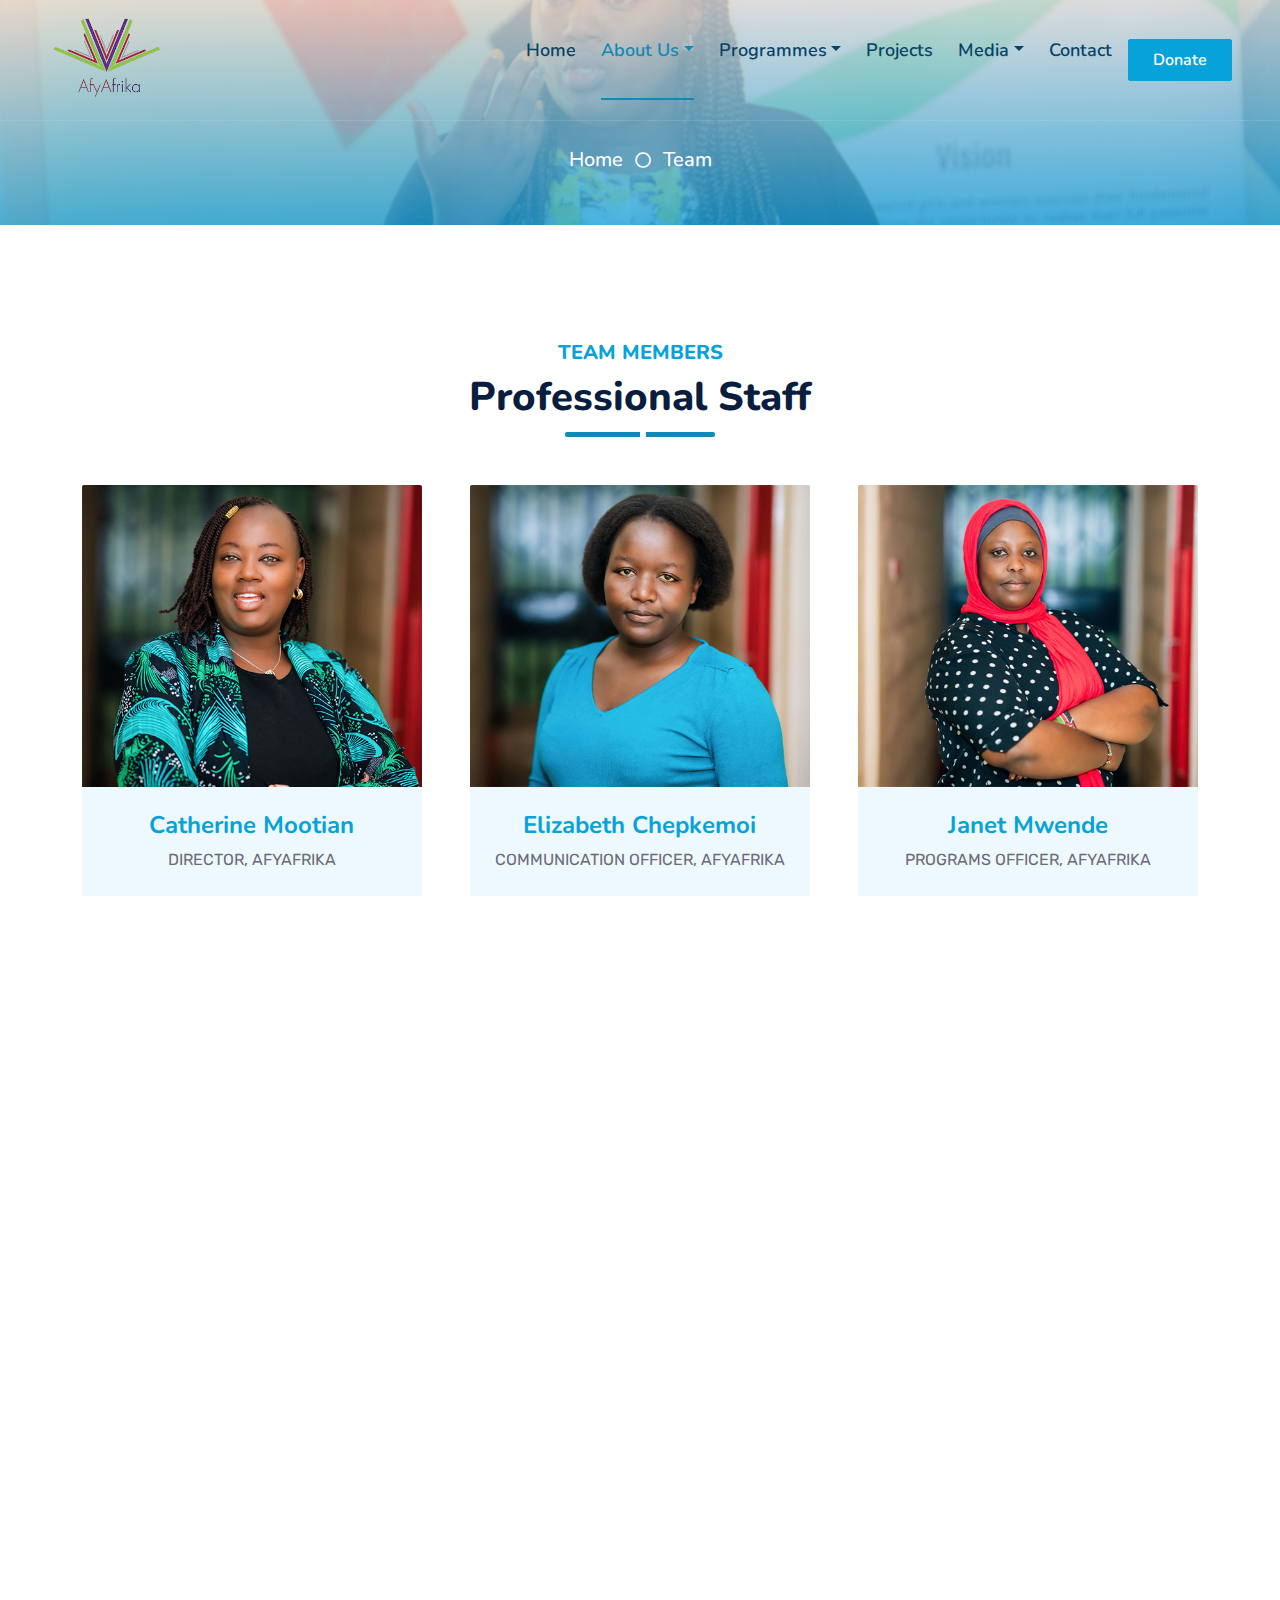
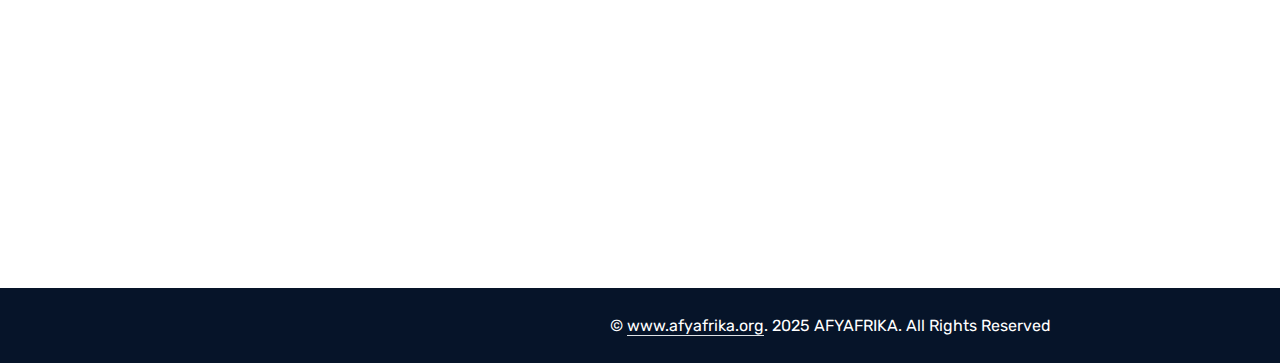
<file: team.html>
<!DOCTYPE html>
<html lang="en">

<head>
    <meta charset="utf-8">
    <title>Afyafrika</title>
    <meta content="width=device-width, initial-scale=1.0" name="viewport">

    <!-- Favicon -->
    <link href="img/favicon.ico" rel="icon">

    <!-- Google Web Fonts -->
    <link rel="preconnect" href="https://fonts.googleapis.com">
    <link rel="preconnect" href="https://fonts.gstatic.com" crossorigin>
    <link
        href="https://fonts.googleapis.com/css2?family=Nunito:wght@400;600;700;800&family=Rubik:wght@400;500;600;700&display=swap"
        rel="stylesheet">

    <!-- Icon Font Stylesheet -->
    <link href="https://cdnjs.cloudflare.com/ajax/libs/font-awesome/5.10.0/css/all.min.css" rel="stylesheet">
    <link href="https://cdn.jsdelivr.net/npm/bootstrap-icons@1.4.1/font/bootstrap-icons.css" rel="stylesheet">

    <!-- Libraries Stylesheet -->
    <link href="lib/owlcarousel/assets/owl.carousel.min.css" rel="stylesheet">
    <link href="lib/animate/animate.min.css" rel="stylesheet">

    <!-- Customized Bootstrap Stylesheet -->
    <link href="css/bootstrap.min.css" rel="stylesheet">

    <!-- Template Stylesheet -->
    <link href="css/style.css" rel="stylesheet">
</head>

<body>
    <!-- Spinner Start -->
    <div id="spinner"
        class="show bg-white position-fixed translate-middle w-100 vh-100 top-50 start-50 d-flex align-items-center justify-content-center">
        <div class="spinner"></div>
    </div>
    <!-- Spinner End -->


    <!-- Navbar Start -->
    <div class="container-fluid position-relative p-0">
        <nav class="navbar navbar-expand-lg navbar-dark px-5 py-3 py-lg-0">
            <a href="index.html" class="navbar-brand p-0">
                <img src="img/logo.png" alt="Startup Logo" style="height: 120px;">
            </a>
            <button class="navbar-toggler" type="button" data-bs-toggle="collapse" data-bs-target="#navbarCollapse">
                <span class="fa fa-bars"></span>
            </button>
            <div class="collapse navbar-collapse" id="navbarCollapse">
                <div class="navbar-nav ms-auto py-0">
                    <a href="index.html" class="nav-item nav-link">Home</a>
                    <div class="nav-item dropdown">
                        <a href="#" class="nav-link dropdown-toggle active" data-bs-toggle="dropdown">About Us</a>
                        <div class="dropdown-menu m-0">
                            <a href="about.html" class="dropdown-item">Who We Are</a>
                            <a href="team.html" class="dropdown-item">Board of Directors</a>
                            <a href="team.html" class="dropdown-item active">Our Team</a>
                            <a href="Donors&Partners.html" class="dropdown-item">Donors & Partners</a>
                            <a href="opportunities.html" class="dropdown-item">Opportunities</a>
                            <a href="history.html" class="dropdown-item">Our History</a>
                        </div>
                    </div>
                    <div class="nav-item dropdown">
                        <a href="#" class="nav-link dropdown-toggle" data-bs-toggle="dropdown">Programmes</a>
                        <div class="dropdown-menu m-0">
                            <a href="End-Violence.html" class="dropdown-item">Ending Violence Against Women & Girls</a>
                            <a href="supporting-women.html" class="dropdown-item">Supporting Women Economic
                                Empowerment</a>
                            <a href="promoting.html" class="dropdown-item">Promoting Participation of Women & Girls</a>
                        </div>
                    </div>
                    <a href="projects.html" class="nav-item nav-link">Projects</a>
                    <div class="nav-item dropdown">
                        <a href="#" class="nav-link dropdown-toggle" data-bs-toggle="dropdown">Media</a>
                        <div class="dropdown-menu m-0">
                            <a href="posts.html" class="dropdown-item">Posts</a>
                            <a href="library.html" class="dropdown-item">Media</a>
                        </div>
                    </div>
                    <a href="contact.html" class="nav-item nav-link">Contact</a>
                </div>
                <a href="donate.html" class="btn btn-primary py-2 px-4 ms-3">Donate</a>
        </nav>

        <div class="container-fluid bg-primary py-5 bg-header" style="margin-bottom: 20px;">
            <div class="row py-1">
                <div class="col-12 pt-lg-5 mt-lg-5 text-center">
                    <a href="" class="h5 text-white">Home</a>
                    <i class="far fa-circle text-white px-2"></i>
                    <a href="" class="h5 text-white">Team</a>
                </div>
            </div>
        </div>
    </div>
    <!-- Navbar End -->


    <!-- Full Screen Search Start -->
    <div class="modal fade" id="searchModal" tabindex="-1">
        <div class="modal-dialog modal-fullscreen">
            <div class="modal-content" style="background: rgba(9, 30, 62, .7);">
                <div class="modal-header border-0">
                    <button type="button" class="btn bg-white btn-close" data-bs-dismiss="modal"
                        aria-label="Close"></button>
                </div>
                <div class="modal-body d-flex align-items-center justify-content-center">
                    <div class="input-group" style="max-width: 600px;">
                        <input type="text" class="form-control bg-transparent border-primary p-3"
                            placeholder="Type search keyword">
                        <button class="btn btn-primary px-4"><i class="bi bi-search"></i></button>
                    </div>
                </div>
            </div>
        </div>
    </div>
    <!-- Full Screen Search End -->


    <!-- Team Start -->
    <div class="container-fluid py-5 wow fadeInUp" data-wow-delay="0.1s">
        <div class="container py-5">
            <div class="section-title text-center position-relative pb-3 mb-5 mx-auto" style="max-width: 600px;">
                <h5 class="fw-bold text-primary text-uppercase">Team Members</h5>
                <h1 class="mb-0">Professional Staff</h1>
            </div>
            <div class="row g-5">
                <div class="col-lg-4 wow slideInUp" data-wow-delay="0.3s">
                    <div class="team-item bg-light rounded overflow-hidden">
                        <div class="team-img position-relative overflow-hidden">
                            <img class="img-fluid w-100" src="img/Catherine.jpg" alt="">
                            <div class="team-social">
                                <a class="btn btn-lg btn-primary btn-lg-square rounded" href=""><i
                                        class="fab fa-twitter fw-normal"></i></a>
                                <a class="btn btn-lg btn-primary btn-lg-square rounded" href=""><i
                                        class="fab fa-facebook-f fw-normal"></i></a>
                                <a class="btn btn-lg btn-primary btn-lg-square rounded" href=""><i
                                        class="fab fa-instagram fw-normal"></i></a>
                                <a class="btn btn-lg btn-primary btn-lg-square rounded" href=""><i
                                        class="fab fa-linkedin-in fw-normal"></i></a>
                            </div>
                        </div>
                        <div class="text-center py-4">
                            <h4 class="text-primary">Catherine Mootian</h4>
                            <p class="text-uppercase m-0">Director, Afyafrika</p>
                        </div>
                    </div>
                </div>
                <div class="col-lg-4 wow slideInUp" data-wow-delay="0.6s">
                    <div class="team-item bg-light rounded overflow-hidden">
                        <div class="team-img position-relative overflow-hidden">
                            <img class="img-fluid w-100" src="img/Elizabeth.jpg" alt="">
                            <div class="team-social">
                                <a class="btn btn-lg btn-primary btn-lg-square rounded" href=""><i
                                        class="fab fa-twitter fw-normal"></i></a>
                                <a class="btn btn-lg btn-primary btn-lg-square rounded" href=""><i
                                        class="fab fa-facebook-f fw-normal"></i></a>
                                <a class="btn btn-lg btn-primary btn-lg-square rounded" href=""><i
                                        class="fab fa-instagram fw-normal"></i></a>
                                <a class="btn btn-lg btn-primary btn-lg-square rounded" href=""><i
                                        class="fab fa-linkedin-in fw-normal"></i></a>
                            </div>
                        </div>
                        <div class="text-center py-4">
                            <h4 class="text-primary">Elizabeth Chepkemoi</h4>
                            <p class="text-uppercase m-0">Communication Officer, Afyafrika</p>
                        </div>
                    </div>
                </div>
                <div class="col-lg-4 wow slideInUp" data-wow-delay="0.3s">
                    <div class="team-item bg-light rounded overflow-hidden">
                        <div class="team-img position-relative overflow-hidden">
                            <img class="img-fluid w-100" src="img/Janet.jpg" alt="">
                            <div class="team-social">
                                <a class="btn btn-primary btn-square me-2" href="https://x.com/AfyAfrika"><i
                                        class="fab fa-twitter fw-normal"></i></a>
                                <a class="btn btn-primary btn-square me-2"
                                    href="https://www.facebook.com/afyafrika?__tn__=%3C"><i
                                        class="fab fa-facebook-f fw-normal"></i></a>
                                <a class="btn btn-primary btn-square me-2" href=""><i
                                        class="fab fa-linkedin-in fw-normal"></i></a>
                                <a class="btn btn-primary btn-square"
                                    href="https://www.instagram.com/__afyafrika?igsh=dzE2dnh3NTNtZW9m"><i
                                        class="fab fa-instagram fw-normal"></i></a>
                            </div>
                        </div>
                        <div class="text-center py-4">
                            <h4 class="text-primary">Janet Mwende</h4>
                            <p class="text-uppercase m-0">Programs Officer, Afyafrika</p>
                        </div>
                    </div>
                </div>

                <div class="col-lg-4 wow slideInUp" data-wow-delay="0.3s">
                    <div class="team-item bg-light rounded overflow-hidden">
                        <div class="team-img position-relative overflow-hidden">
                            <img class="img-fluid w-100" src="img/team-4.png" alt="">
                            <div class="team-social">
                                <a class="btn btn-lg btn-primary btn-lg-square rounded" href=""><i
                                        class="fab fa-twitter fw-normal"></i></a>
                                <a class="btn btn-lg btn-primary btn-lg-square rounded" href=""><i
                                        class="fab fa-facebook-f fw-normal"></i></a>
                                <a class="btn btn-lg btn-primary btn-lg-square rounded" href=""><i
                                        class="fab fa-instagram fw-normal"></i></a>
                                <a class="btn btn-lg btn-primary btn-lg-square rounded" href=""><i
                                        class="fab fa-linkedin-in fw-normal"></i></a>
                            </div>
                        </div>
                        <div class="text-center py-4">
                            <h4 class="text-primary">Isa Ndegwa</h4>
                            <p class="text-uppercase m-0">Communication Manager, Afyafrika</p>
                        </div>
                    </div>
                </div>

                <div class="col-lg-4 wow slideInUp" data-wow-delay="0.9s">
                    <div class="team-item bg-light rounded overflow-hidden">
                        <div class="team-img position-relative overflow-hidden">
                            <img class="img-fluid w-100" src="img/Evelene.jpg" alt="">
                            <div class="team-social">
                                <a class="btn btn-lg btn-primary btn-lg-square rounded" href=""><i
                                        class="fab fa-twitter fw-normal"></i></a>
                                <a class="btn btn-lg btn-primary btn-lg-square rounded" href=""><i
                                        class="fab fa-facebook-f fw-normal"></i></a>
                                <a class="btn btn-lg btn-primary btn-lg-square rounded" href=""><i
                                        class="fab fa-instagram fw-normal"></i></a>
                                <a class="btn btn-lg btn-primary btn-lg-square rounded" href=""><i
                                        class="fab fa-linkedin-in fw-normal"></i></a>
                            </div>
                        </div>
                        <div class="text-center py-4">
                            <h4 class="text-primary">Evelyne Karoro</h4>
                            <p class="text-uppercase m-0">Finance Manager, AFyafrika</p>
                        </div>
                    </div>
                </div>

            </div>
        </div>
    </div>
    </div>
    <!-- Team End -->

    <!-- Footer Start -->
    <div class="container-fluid bg-dark text-light mt-5 wow fadeInUp" data-wow-delay="0.1s">
        <div class="container">
            <div class="row gx-5">
                <div class="col-lg-4 col-md-6 footer-about">
                    <div
                        class="d-flex flex-column align-items-center justify-content-center text-center h-90 bg-primary p-4">
                        <a href="index.html" class="navbar-brand">
                            <img src="img/logo.png" alt="Startup Logo" style="height: 90px;">
                        </a>
                        <p class="mt-3 mb-4">AfyAfrika</p>
                        <form action="">
                            <div class="input-group">
                                <input type="text" class="form-control border-white p-3" placeholder="Your Email">
                                <button class="btn btn-dark">Sign Up</button>
                            </div>
                        </form>
                    </div>
                </div>
                <div class="col-lg-8 col-md-6">
                    <div class="row gx-5">
                        <div class="col-lg-4 col-md-12 pt-5 mb-5">
                            <div class="section-title section-title-sm position-relative pb-3 mb-4">
                                <h3 class="text-light mb-0">Get In Touch</h3>
                            </div>
                            <div class="d-flex mb-2">
                                <i class="bi bi-geo-alt text-primary me-2"></i>
                                <p class="mb-0">Agricultural Finance Corporation Building<br /> P.O Box 73-20500, Narok.
                                </p>
                            </div>
                            <div class="d-flex mb-2">
                                <i class="bi bi-envelope-open text-primary me-2"></i>
                                <p class="mb-0">afyafrika@gmail.com</p>
                            </div>
                            <div class="d-flex mb-2">
                                <i class="bi bi-telephone text-primary me-2"></i>
                                <p class="mb-0">+254727068747</p>
                            </div>
                            <div class="d-flex mt-4">
                                <a class="btn btn-primary btn-square me-2" href="#"><i
                                        class="fab fa-twitter fw-normal"></i></a>
                                <a class="btn btn-primary btn-square me-2" href="#"><i
                                        class="fab fa-facebook-f fw-normal"></i></a>
                                <a class="btn btn-primary btn-square me-2" href="#"><i
                                        class="fab fa-linkedin-in fw-normal"></i></a>
                                <a class="btn btn-primary btn-square" href="#"><i
                                        class="fab fa-instagram fw-normal"></i></a>
                            </div>
                        </div>
                        <div class="col-lg-4 col-md-12 pt-0 pt-lg-5 mb-5">
                            <div class="section-title section-title-sm position-relative pb-3 mb-4">
                                <h3 class="text-light mb-0">Quick Links</h3>
                            </div>
                            <div class="link-animated d-flex flex-column justify-content-start">
                                <a class="text-light mb-2" href="index.html"><i
                                        class="bi bi-arrow-right text-primary me-2"></i>Home</a>
                                <a class="text-light mb-2" href="about.html"><i
                                        class="bi bi-arrow-right text-primary me-2"></i>About Us</a>
                                <a class="text-light mb-2" href="projects.html"><i
                                        class="bi bi-arrow-right text-primary me-2"></i>Projects</a>
                                <a class="text-light mb-2" href="team.html"><i
                                        class="bi bi-arrow-right text-primary me-2"></i>Meet The Team</a>
                                <a class="text-light mb-2" href="posts.html"><i
                                        class="bi bi-arrow-right text-primary me-2"></i>Posts</a>
                                <a class="text-light" href="contact.html"><i
                                        class="bi bi-arrow-right text-primary me-2"></i>Contact Us</a>
                            </div>
                        </div>
                        <div class="col-lg-4 col-md-12 pt-0 pt-lg-5 mb-5">
                            <div class="section-title section-title-sm position-relative pb-3 mb-4">
                                <h3 class="text-light mb-0">Popular Links</h3>
                            </div>
                            <div class="link-animated d-flex flex-column justify-content-start">
                                <a class="text-light mb-2" href="index.html"><i
                                        class="bi bi-arrow-right text-primary me-2"></i>Home</a>
                                <a class="text-light mb-2" href="about.html"><i
                                        class="bi bi-arrow-right text-primary me-2"></i>About Us</a>
                                <a class="text-light mb-2" href="projects.html"><i
                                        class="bi bi-arrow-right text-primary me-2"></i>Projects</a>
                                <a class="text-light mb-2" href="team.html"><i
                                        class="bi bi-arrow-right text-primary me-2"></i>Meet The Team</a>
                                <a class="text-light mb-2" href="posts.html"><i
                                        class="bi bi-arrow-right text-primary me-2"></i>Posts</a>
                                <a class="text-light" href="contact.html"><i
                                        class="bi bi-arrow-right text-primary me-2"></i>Contact Us</a>
                            </div>
                        </div>
                    </div>
                </div>
            </div>
        </div>
    </div>
    <div class="container-fluid text-white" style="background: #061429;">
        <div class="container text-center">
            <div class="row justify-content-end">
                <div class="col-lg-8 col-md-6">
                    <div class="d-flex align-items-center justify-content-center" style="height: 75px;">
                        <p class="mb-0">&copy; <a class="text-white border-bottom" href="#">www.afyafrika.org</a>. 2025
                            AFYAFRIKA. All Rights Reserved
                    </div>
                </div>
            </div>
        </div>
    </div>
    <!-- Footer End -->

    <!-- Back to Top -->
    <a href="#" class="btn btn-lg btn-primary btn-lg-square rounded back-to-top"><i class="bi bi-arrow-up"></i></a>


    <!-- JavaScript Libraries -->
    <script src="https://code.jquery.com/jquery-3.4.1.min.js"></script>
    <script src="https://cdn.jsdelivr.net/npm/bootstrap@5.0.0/dist/js/bootstrap.bundle.min.js"></script>
    <script src="lib/wow/wow.min.js"></script>
    <script src="lib/easing/easing.min.js"></script>
    <script src="lib/waypoints/waypoints.min.js"></script>
    <script src="lib/counterup/counterup.min.js"></script>
    <script src="lib/owlcarousel/owl.carousel.min.js"></script>

    <!-- Template Javascript -->
    <script src="js/main.js"></script>
</body>

</html>
</file>
<file: css/style.css>
/********** Template CSS **********/
:root {
    --primary: #0f89b6;
    --secondary: #34AD54;
    --light: #EEF9FF;
    --dark: #160fcf;
}


/*** Spinner ***/
.spinner {
    width: 40px;
    height: 40px;
    background: var(--primary);
    margin: 100px auto;
    -webkit-animation: sk-rotateplane 1.2s infinite ease-in-out;
    animation: sk-rotateplane 1.2s infinite ease-in-out;
}

@-webkit-keyframes sk-rotateplane {
    0% {
        -webkit-transform: perspective(120px)
    }
    50% {
        -webkit-transform: perspective(120px) rotateY(180deg)
    }
    100% {
        -webkit-transform: perspective(120px) rotateY(180deg) rotateX(180deg)
    }
}

@keyframes sk-rotateplane {
    0% {
        transform: perspective(120px) rotateX(0deg) rotateY(0deg);
        -webkit-transform: perspective(120px) rotateX(0deg) rotateY(0deg)
    }
    50% {
        transform: perspective(120px) rotateX(-180.1deg) rotateY(0deg);
        -webkit-transform: perspective(120px) rotateX(-180.1deg) rotateY(0deg)
    }
    100% {
        transform: perspective(120px) rotateX(-180deg) rotateY(-179.9deg);
        -webkit-transform: perspective(120px) rotateX(-180deg) rotateY(-179.9deg);
    }
}

#spinner {
    opacity: 0;
    visibility: hidden;
    transition: opacity .5s ease-out, visibility 0s linear .5s;
    z-index: 99999;
}

#spinner.show {
    transition: opacity .5s ease-out, visibility 0s linear 0s;
    visibility: visible;
    opacity: 1;
}


/*** Heading ***/
h1,
h2,
.fw-bold {
    font-weight: 800 !important;
}

h3,
h4,
.fw-semi-bold {
    font-weight: 700 !important;
}

h5,
h6,
.fw-medium {
    font-weight: 600 !important;
}


/*** Button ***/
.btn {
    font-family: 'Nunito', sans-serif;
    font-weight: 600;
    transition: .5s;
}

.btn-primary,
.btn-secondary {
    color: #FFFFFF;
    box-shadow: inset 0 0 0 50px transparent;
}

.btn-primary:hover {
    box-shadow: inset 0 0 0 0 var(--primary);
}

.btn-secondary:hover {
    box-shadow: inset 0 0 0 0 var(--secondary);
}

.btn-square {
    width: 36px;
    height: 36px;
}

.btn-sm-square {
    width: 30px;
    height: 30px;
}

.btn-lg-square {
    width: 48px;
    height: 48px;
}

.btn-square,
.btn-sm-square,
.btn-lg-square {
    padding-left: 0;
    padding-right: 0;
    text-align: center;
}


/*** Navbar ***/
.navbar-dark .navbar-nav .nav-link {
    font-family: 'Nunito', sans-serif;
    position: relative;
    margin-left: 25px;
    padding: 35px 0;
    color: #064366;
    font-size: 18px;
    font-weight: 600;
    outline: none;
    transition: .5s;
    margin-bottom: 20px;
}

.sticky-top.navbar-dark .navbar-nav .nav-link {
    padding: 20px 0;
    color: var(--dark);
}

.navbar-dark .navbar-nav .nav-link:hover,
.navbar-dark .navbar-nav .nav-link.active {
    color: var(--primary);
}

.navbar-dark .navbar-brand h1 {
    color: #010c3d;
}

.navbar-dark .navbar-toggler {
    color: var(--primary) !important;
    border-color: var(--primary) !important;
}

@media (max-width: 991.98px) {
    .sticky-top.navbar-dark {
        position: relative;
        background: #FFFFFF;
    }

    .navbar-dark .navbar-nav .nav-link,
    .navbar-dark .navbar-nav .nav-link.show,
    .sticky-top.navbar-dark .navbar-nav .nav-link {
        padding: 10px 0;
        color: var(--dark);
    }

    .navbar-dark .navbar-brand h1 {
        color: var(--primary);
    }
}

@media (min-width: 992px) {
    .navbar-dark {
        position: absolute;
        width: 100%;
        top: 0;
        left: 0;
        border-bottom: 1px solid rgba(256, 256, 256, .1);
        z-index: 999;
    }
    
    .sticky-top.navbar-dark {
        position: fixed;
        background: #69d0f8;
    }

    .navbar-dark .navbar-nav .nav-link::before {
        position: absolute;
        content: "";
        width: 0;
        height: 2px;
        bottom: -1px;
        left: 50%;
        background: var(--primary);
        transition: .5s;
    }

    .navbar-dark .navbar-nav .nav-link:hover::before,
    .navbar-dark .navbar-nav .nav-link.active::before {
        width: 100%;
        left: 0;
    }

    .navbar-dark .navbar-nav .nav-link.nav-contact::before {
        display: none;
    }

    .sticky-top.navbar-dark .navbar-brand h1 {
        color: var(--primary);
    }
}


/*** Carousel ***/
.carousel-caption {
    top: 0;
    left: 0;
    right: 0;
    bottom: 0;
    background: rgba(23, 37, 39, 0.39);
    z-index: 1;
}

@media (max-width: 576px) {
    .carousel-caption h5 {
        font-size: 14px;
        font-weight: 500 !important;
    }

    .carousel-caption h1 {
        font-size: 30px;
        font-weight: 600 !important;
    }
}

.carousel-control-prev,
.carousel-control-next {
    width: 10%;
}

.carousel-control-prev-icon,
.carousel-control-next-icon {
    width: 3rem;
    height: 3rem;
}


/*** Section Title ***/
.section-title::before {
    position: absolute;
    content: "";
    width: 150px;
    height: 5px;
    left: 0;
    bottom: 0;
    background: var(--primary);
    border-radius: 2px;
}

.section-title.text-center::before {
    left: 50%;
    margin-left: -75px;
}

.section-title.section-title-sm::before {
    width: 90px;
    height: 3px;
}

.section-title::after {
    position: absolute;
    content: "";
    width: 6px;
    height: 5px;
    bottom: 0px;
    background: #FFFFFF;
    -webkit-animation: section-title-run 5s infinite linear;
    animation: section-title-run 5s infinite linear;
}

.section-title.section-title-sm::after {
    width: 4px;
    height: 3px;
}

.section-title.text-center::after {
    -webkit-animation: section-title-run-center 5s infinite linear;
    animation: section-title-run-center 5s infinite linear;
}

.section-title.section-title-sm::after {
    -webkit-animation: section-title-run-sm 5s infinite linear;
    animation: section-title-run-sm 5s infinite linear;
}

@-webkit-keyframes section-title-run {
    0% {left: 0; } 50% { left : 145px; } 100% { left: 0; }
}

@-webkit-keyframes section-title-run-center {
    0% { left: 50%; margin-left: -75px; } 50% { left : 50%; margin-left: 45px; } 100% { left: 50%; margin-left: -75px; }
}

@-webkit-keyframes section-title-run-sm {
    0% {left: 0; } 50% { left : 85px; } 100% { left: 0; }
}


/*** Service ***/
.service-item {
    position: relative;
    height: 300px;
    padding: 0 30px;
    transition: .5s;
}

.service-item .service-icon {
    margin-bottom: 30px;
    width: 60px;
    height: 60px;
    display: flex;
    align-items: center;
    justify-content: center;
    background: var(--primary);
    border-radius: 2px;
    transform: rotate(-45deg);
}

.service-item .service-icon i {
    transform: rotate(45deg);
}

.service-item a.btn {
    position: absolute;
    width: 60px;
    bottom: -48px;
    left: 50%;
    margin-left: -30px;
    opacity: 0;
}

.service-item:hover a.btn {
    bottom: -24px;
    opacity: 1;
}


/*** Testimonial ***/
.testimonial-carousel .owl-dots {
    margin-top: 15px;
    display: flex;
    align-items: flex-end;
    justify-content: center;
}

.testimonial-carousel .owl-dot {
    position: relative;
    display: inline-block;
    margin: 0 5px;
    width: 15px;
    height: 15px;
    background: #DDDDDD;
    border-radius: 2px;
    transition: .5s;
}

.testimonial-carousel .owl-dot.active {
    width: 30px;
    background: var(--primary);
}

.testimonial-carousel .owl-item.center {
    position: relative;
    z-index: 1;
}

.testimonial-carousel .owl-item .testimonial-item {
    transition: .5s;
}

.testimonial-carousel .owl-item.center .testimonial-item {
    background: #FFFFFF !important;
    box-shadow: 0 0 30px #DDDDDD;
}


/*** Team ***/
.team-item {
    transition: .5s;
}

.team-social {
    position: absolute;
    width: 100%;
    height: 100%;
    top: 0;
    left: 0;
    display: flex;
    align-items: center;
    justify-content: center;
    transition: .5s;
}

.team-social a.btn {
    position: relative;
    margin: 0 3px;
    margin-top: 100px;
    opacity: 0;
}

.team-item:hover {
    box-shadow: 0 0 30px #DDDDDD;
}

.team-item:hover .team-social {
    background: rgba(26, 125, 253, 0.7);
}

.team-item:hover .team-social a.btn:first-child {
    opacity: 1;
    margin-top: 0;
    transition: .3s 0s;
}

.team-item:hover .team-social a.btn:nth-child(2) {
    opacity: 1;
    margin-top: 0;
    transition: .3s .05s;
}

.team-item:hover .team-social a.btn:nth-child(3) {
    opacity: 1;
    margin-top: 0;
    transition: .3s .1s;
}

.team-item:hover .team-social a.btn:nth-child(4) {
    opacity: 1;
    margin-top: 0;
    transition: .3s .15s;
}

.team-item .team-img img,
.blog-item .blog-img img  {
    transition: .5s;
}

.team-item:hover .team-img img,
.blog-item:hover .blog-img img {
    transform: scale(1.15);
}


/*** Miscellaneous ***/
@media (min-width: 991.98px) {
    .facts {
        position: relative;
        margin-top: -75px;
        z-index: 1;
    }
}

.back-to-top {
    position: fixed;
    display: none;
    right: 45px;
    bottom: 45px;
    z-index: 99;
}

.bg-header {
    background: linear-gradient(rgba(229, 232, 236, 0.7), rgba(8, 164, 236, 0.7)), url(../img/afyafrika2.jpg) center center no-repeat;
    background-size: cover;
}

.link-animated a {
    transition: .5s;
}

.link-animated a:hover {
    padding-left: 10px;
}

@media (min-width: 767.98px) {
    .footer-about {
        margin-bottom: -75px;
    }
}
</file>
